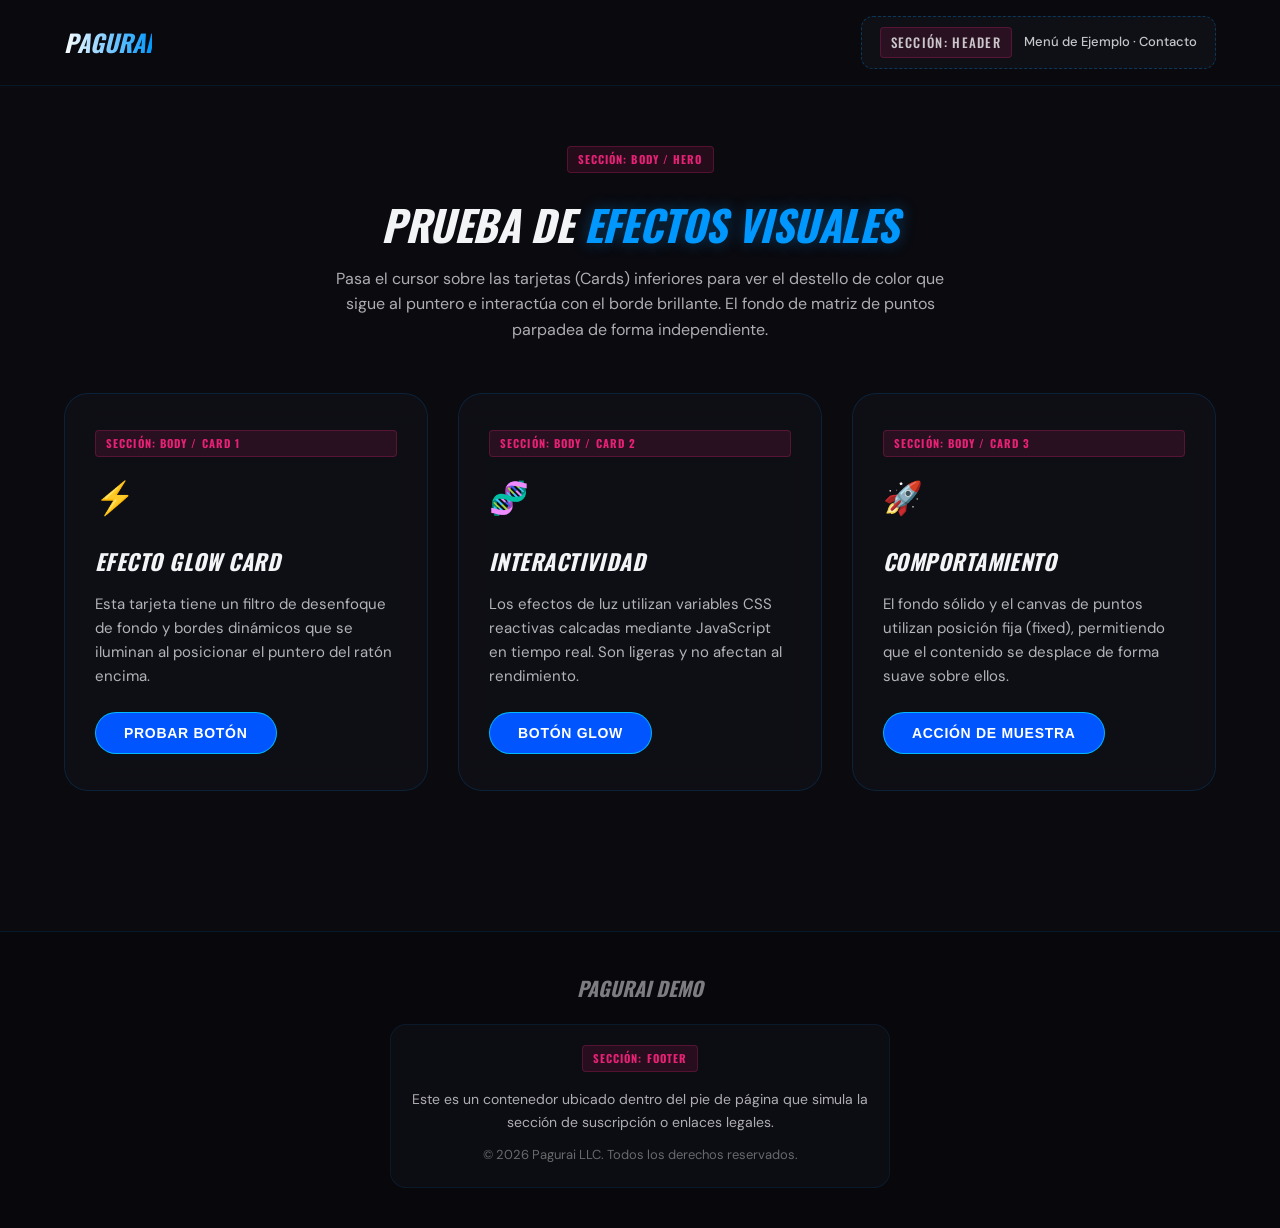
<file: fondo_demo.html>
<!DOCTYPE html>
<html lang="es">
<head>
  <meta charset="UTF-8">
  <meta name="viewport" content="width=device-width, initial-scale=1.0">
  <meta name="robots" content="noindex, nofollow">
  <title>Demostración de Fondo, Header y Cards - Pagurai</title>
  
  <!-- Importar Tipografías de Google Fonts -->
  <link rel="preconnect" href="https://fonts.googleapis.com">
  <link rel="preconnect" href="https://fonts.gstatic.com" crossorigin>
  <link href="https://fonts.googleapis.com/css2?family=Oswald:ital,wght@0,400;0,600;0,700;1,400;1,600;1,700&family=DM+Sans:ital,wght@0,400;0,500;0,700;1,400;1,500;1,700&family=Inter:wght@300;400;600;700&display=swap" rel="stylesheet">

  <style>
    /* ==========================================================================
       1. VARIABLES DE DISEÑO (Configuración de Colores y Fuentes)
       ========================================================================== */
    :root {
      --bg-color: #0a0a0f;        /* Color de fondo base ultra oscuro */
      --bg-card: rgba(18, 18, 26, 0.65); /* Fondo de tarjetas con soporte blur */
      --accent-rgb: 0, 152, 255;  /* Color de acento de los puntos (RGB) */
      --accent-color: #0098FF;    /* Azul eléctrico */
      --pink-neon: #E72175;       /* Rosa neón para detalles */
      
      /* Brillos radiales difusos (Glows) */
      --glow-1: rgba(0, 152, 255, 0.12);
      --glow-2: rgba(99, 102, 241, 0.08);
      --glow-3: rgba(0, 152, 255, 0.08);

      /* Fuentes */
      --font-display: 'Oswald', sans-serif;
      --font-body: 'DM Sans', sans-serif;
      --ease-out: cubic-bezier(.16, 1, .3, 1);
    }

    /* Reset básico */
    * {
      box-sizing: border-box;
      margin: 0;
      padding: 0;
    }

    html, body {
      width: 100%;
      height: 100%;
      background-color: var(--bg-color);
      color: #f3f4f6;
      font-family: var(--font-body);
      line-height: 1.6;
    }

    /* ==========================================================================
       2. CAPAS DE FONDO FIJAS (Quedan siempre detrás)
       ========================================================================== */
    .bg-cover {
      position: fixed;
      inset: 0;
      background-color: var(--bg-color);
      z-index: -10;
      pointer-events: none;
    }

    .bg-glows {
      position: fixed;
      inset: 0;
      z-index: -9;
      pointer-events: none;
      background:
        radial-gradient(circle at 50% 20%, var(--glow-1), transparent 35%),
        radial-gradient(circle at 15% 65%, var(--glow-2), transparent 30%),
        radial-gradient(circle at 85% 45%, var(--glow-3), transparent 28%);
    }

    .vw-dot-bg {
      position: fixed;
      inset: 0;
      z-index: -8;
      pointer-events: none;
    }

    .vw-dot-bg canvas {
      width: 100%;
      height: 100%;
      display: block;
    }

    .vw-dot-fade {
      position: absolute;
      inset: 0;
      pointer-events: none;
      background:
        radial-gradient(ellipse 80% 58% at 50% 45%, transparent 26%, var(--bg-color) 82%),
        linear-gradient(180deg, var(--bg-color) 0%, transparent 14%, transparent 84%, var(--bg-color) 100%);
    }

    /* ==========================================================================
       3. CONTENEDOR DE CONTENIDO (Scrollable)
       ========================================================================== */
    .content-wrapper {
      position: relative;
      width: 100%;
      z-index: 1; /* Por encima de las capas de fondo */
      display: flex;
      flex-direction: column;
      min-height: 100vh;
    }

    .container {
      width: 100%;
      max-width: 1200px;
      margin: 0 auto;
      padding: 0 24px;
    }

    /* Etiqueta indicadora de sección */
    .section-badge {
      display: inline-block;
      font-family: var(--font-display);
      font-size: 11px;
      font-weight: 700;
      letter-spacing: 0.1em;
      text-transform: uppercase;
      color: var(--pink-neon);
      background: rgba(231, 33, 117, 0.12);
      border: 1px solid rgba(231, 33, 117, 0.25);
      padding: 4px 10px;
      border-radius: 4px;
      margin-bottom: 16px;
    }

    /* ==========================================================================
       4. SECCIÓN: HEADER (Cabecera / Barra de Navegación)
       ========================================================================== */
    .demo-header {
      width: 100%;
      background: rgba(10, 10, 15, 0.7);
      backdrop-filter: blur(12px);
      -webkit-backdrop-filter: blur(12px);
      border-bottom: 1px solid rgba(0, 152, 255, 0.1);
      position: sticky;
      top: 0;
      z-index: 100;
      padding: 16px 0;
    }

    .header-inner {
      display: flex;
      justify-content: space-between;
      align-items: center;
    }

    .header-logo {
      font-family: var(--font-display);
      font-size: 24px;
      font-weight: 700;
      text-transform: uppercase;
      font-style: italic;
      background: linear-gradient(90deg, #fff, var(--accent-color));
      -webkit-background-clip: text;
      -webkit-text-fill-color: transparent;
    }

    /* Tarjeta representativa dentro del Header */
    .header-card {
      background: rgba(18, 18, 26, 0.8);
      border: 1px dashed rgba(0, 152, 255, 0.3);
      border-radius: 12px;
      padding: 10px 18px;
      display: flex;
      align-items: center;
      gap: 12px;
    }

    .header-card span {
      font-size: 13px;
      font-weight: 500;
      color: rgba(243, 244, 246, 0.8);
    }

    /* ==========================================================================
       5. SECCIÓN: BODY / HERO / CARDS (Cuerpo principal de contenido)
       ========================================================================== */
    .demo-body {
      flex: 1;
      padding: 60px 0;
    }

    .body-intro {
      text-align: center;
      margin-bottom: 50px;
    }

    .body-title {
      font-family: var(--font-display);
      font-size: 42px;
      font-weight: 700;
      text-transform: uppercase;
      font-style: italic;
      line-height: 1.2;
      margin-top: 10px;
      letter-spacing: -0.01em;
    }

    .body-title span {
      color: var(--accent-color);
      text-shadow: 0 0 15px rgba(0, 152, 255, 0.35);
    }

    .body-desc {
      max-width: 650px;
      margin: 16px auto 0 auto;
      color: rgba(243, 244, 246, 0.7);
      font-size: 16px;
    }

    /* Contenedor Grid para las tarjetas con Glow */
    .card-grid {
      display: grid;
      grid-template-columns: repeat(auto-fit, minmax(320px, 1fr));
      gap: 30px;
      margin-top: 40px;
    }

    /* Tarjeta Glassmorphic con Glow Dinámico */
    .vw-glow-card {
      position: relative;
      overflow: hidden;
      border-radius: 24px;
      background: var(--bg-card);
      border: 1px solid rgba(0, 152, 255, 0.15);
      padding: 36px 30px;
      backdrop-filter: blur(14px);
      -webkit-backdrop-filter: blur(14px);
      --glow-x: 50%;
      --glow-y: 50%;
      transition: transform .35s var(--ease-out), border-color .35s var(--ease-out), box-shadow .35s var(--ease-out);
      display: flex;
      flex-direction: column;
    }

    /* Brillo interno radial que sigue el cursor */
    .vw-glow-card::before {
      content: '';
      position: absolute;
      inset: 0;
      background: radial-gradient(350px circle at var(--glow-x) var(--glow-y), rgba(0, 152, 255, 0.14), rgba(99, 102, 241, 0.05) 45%, transparent 70%);
      opacity: 0;
      transition: opacity 0.4s ease;
      pointer-events: none;
      z-index: 1;
    }

    /* Borde iluminado que sigue el cursor (Masking effect) */
    .vw-glow-card::after {
      content: '';
      position: absolute;
      inset: 0;
      border-radius: inherit;
      padding: 1px;
      background: radial-gradient(280px circle at var(--glow-x) var(--glow-y), rgba(0, 152, 255, 0.45), rgba(231, 33, 117, 0.25) 50%, transparent 75%);
      -webkit-mask: linear-gradient(#fff 0 0) content-box, linear-gradient(#fff 0 0);
      -webkit-mask-composite: xor;
      mask-composite: exclude;
      opacity: 0;
      transition: opacity 0.4s ease;
      pointer-events: none;
      z-index: 1;
    }

    .vw-glow-card:hover {
      transform: translateY(-6px);
      border-color: rgba(0, 152, 255, 0.35);
      box-shadow: 0 20px 50px rgba(0, 152, 255, 0.12);
    }

    .vw-glow-card:hover::before,
    .vw-glow-card:hover::after {
      opacity: 1;
    }

    /* Asegurar que el contenido de la tarjeta esté sobre los brillos */
    .vw-glow-card > * {
      position: relative;
      z-index: 2;
    }

    .card-icon {
      font-size: 32px;
      margin-bottom: 20px;
    }

    .card-title {
      font-family: var(--font-display);
      font-size: 22px;
      font-weight: 700;
      text-transform: uppercase;
      font-style: italic;
      margin-bottom: 12px;
      letter-spacing: 0.02em;
    }

    .card-text {
      color: rgba(243, 244, 246, 0.72);
      font-size: 15px;
      flex-grow: 1;
      margin-bottom: 24px;
    }

    /* Botón interactivo con brillo premium */
    .vw-cta-btn {
      align-self: flex-start;
      font-size: 14px;
      font-weight: 700;
      letter-spacing: .05em;
      color: #ffffff;
      background: #0055FF;
      border: 1.5px solid rgba(0, 210, 255, 0.8);
      padding: 12px 28px;
      border-radius: 999px;
      position: relative;
      overflow: hidden;
      isolation: isolate;
      cursor: pointer;
      transition: all .3s var(--ease-out);
      animation: neon-breath 3s ease-in-out infinite;
    }

    .vw-cta-btn:hover {
      transform: translateY(-2px) scale(1.02);
      background: #188bf6;
      border-color: #ffffff;
      box-shadow: 
        0 0 20px rgba(0, 85, 255, 0.6),
        inset 0 0 10px rgba(255, 255, 255, 0.3);
      text-shadow: 0 0 5px #fff;
    }

    .vw-cta-btn .vw-btn-glow {
      position: absolute;
      inset: 0;
      pointer-events: none;
      z-index: -1;
      background: radial-gradient(80px circle at var(--mx, 50%) var(--my, 50%), rgba(255, 255, 255, 0.4) 0%, rgba(0, 85, 255, 0.6) 50%, transparent 80%);
      opacity: 0;
      transition: opacity .3s ease;
    }

    .vw-cta-btn:hover .vw-btn-glow {
      opacity: 1;
    }

    @keyframes neon-breath {
      0%, 100% {
        box-shadow: 0 0 10px rgba(0, 85, 255, 0.4);
      }
      50% {
        box-shadow: 0 0 22px rgba(0, 85, 255, 0.75), 0 0 35px rgba(0, 85, 255, 0.3);
      }
    }

    /* ==========================================================================
       6. SECCIÓN: FOOTER (Pie de página)
       ========================================================================== */
    .demo-footer {
      background: rgba(8, 8, 12, 0.85);
      border-top: 1px solid rgba(0, 152, 255, 0.12);
      padding: 40px 0;
      margin-top: 80px;
      backdrop-filter: blur(10px);
      -webkit-backdrop-filter: blur(10px);
    }

    .footer-content {
      display: flex;
      flex-direction: column;
      align-items: center;
      text-align: center;
      gap: 20px;
    }

    .footer-logo {
      font-family: var(--font-display);
      font-size: 20px;
      font-weight: 700;
      text-transform: uppercase;
      font-style: italic;
      color: rgba(243, 244, 246, 0.5);
    }

    .footer-card {
      background: rgba(18, 18, 26, 0.5);
      border: 1px solid rgba(0, 152, 255, 0.1);
      border-radius: 16px;
      padding: 20px;
      max-width: 500px;
      width: 100%;
    }

    .footer-copy {
      font-size: 13px;
      color: rgba(243, 244, 246, 0.4);
    }
  </style>
</head>
<body>

  <!-- Capa 1: Fondo Sólido -->
  <div class="bg-cover"></div>

  <!-- Capa 2: Brillos Radiales (Glows) -->
  <div class="bg-glows"></div>

  <!-- Capa 3: Canvas de Partículas / Matriz de Puntos -->
  <div class="vw-dot-bg">
    <canvas id="matrix-canvas"></canvas>
    <div class="vw-dot-fade"></div>
  </div>

  <!-- Capa del Contenido Frontal -->
  <div class="content-wrapper">

    <!-- HEADER DE DEMOSTRACIÓN -->
    <header class="demo-header">
      <div class="container header-inner">
        <div class="header-logo">PAGURAI</div>
        
        <!-- Tarjeta de Sección en el Header -->
        <div class="header-card">
          <span class="section-badge" style="margin-bottom: 0;">Sección: Header</span>
          <span>Menú de Ejemplo · Contacto</span>
        </div>
      </div>
    </header>

    <!-- CUERPO DE DEMOSTRACIÓN (BODY) -->
    <main class="demo-body">
      <div class="container">
        
        <div class="body-intro">
          <span class="section-badge">Sección: Body / Hero</span>
          <h1 class="body-title">Prueba de <span>Efectos Visuales</span></h1>
          <p class="body-desc">
            Pasa el cursor sobre las tarjetas (Cards) inferiores para ver el destello de color que sigue al puntero e interactúa con el borde brillante. El fondo de matriz de puntos parpadea de forma independiente.
          </p>
        </div>

        <!-- Rejilla de Cards (Body) -->
        <div class="card-grid">
          
          <!-- Card 1 -->
          <article class="vw-glow-card">
            <span class="section-badge">Sección: Body / Card 1</span>
            <div class="card-icon">⚡</div>
            <h3 class="card-title">Efecto Glow Card</h3>
            <p class="card-text">
              Esta tarjeta tiene un filtro de desenfoque de fondo y bordes dinámicos que se iluminan al posicionar el puntero del ratón encima.
            </p>
            <button type="button" class="vw-cta-btn">
              PROBAR BOTÓN
            </button>
          </article>

          <!-- Card 2 -->
          <article class="vw-glow-card">
            <span class="section-badge">Sección: Body / Card 2</span>
            <div class="card-icon">🧬</div>
            <h3 class="card-title">Interactividad</h3>
            <p class="card-text">
              Los efectos de luz utilizan variables CSS reactivas calcadas mediante JavaScript en tiempo real. Son ligeras y no afectan al rendimiento.
            </p>
            <button type="button" class="vw-cta-btn">
              BOTÓN GLOW
            </button>
          </article>

          <!-- Card 3 -->
          <article class="vw-glow-card">
            <span class="section-badge">Sección: Body / Card 3</span>
            <div class="card-icon">🚀</div>
            <h3 class="card-title">Comportamiento</h3>
            <p class="card-text">
              El fondo sólido y el canvas de puntos utilizan posición fija (fixed), permitiendo que el contenido se desplace de forma suave sobre ellos.
            </p>
            <button type="button" class="vw-cta-btn">
              ACCIÓN DE MUESTRA
            </button>
          </article>

        </div>

      </div>
    </main>

    <!-- FOOTER DE DEMOSTRACIÓN -->
    <footer class="demo-footer">
      <div class="container footer-content">
        <div class="footer-logo">PAGURAI DEMO</div>
        
        <!-- Tarjeta de Sección en el Footer -->
        <div class="footer-card">
          <span class="section-badge">Sección: Footer</span>
          <p style="font-size: 14px; color: rgba(243, 244, 246, 0.7); margin-bottom: 8px;">
            Este es un contenedor ubicado dentro del pie de página que simula la sección de suscripción o enlaces legales.
          </p>
          <span class="footer-copy">© 2026 Pagurai LLC. Todos los derechos reservados.</span>
        </div>
      </div>
    </footer>

  </div>

  <!-- JAVASCRIPT DE ANIMACIÓN E INTERACTIVIDAD -->
  <script>
    (function () {
      'use strict';

      /* ==========================================================================
         A. Matriz de Puntos Interactiva (Canvas Particles)
         ========================================================================== */
      function createDotMatrix(canvas, parentSection, revealFromCenter) {
        if (!canvas || !parentSection) return;
        var ctx = canvas.getContext('2d');
        if (!ctx) return;
        
        var GRID = 20;
        var DOT_R = 1.5;
        
        var style = getComputedStyle(document.documentElement);
        var accentString = style.getPropertyValue('--accent-rgb').trim() || '0, 152, 255';
        var ACCENT_COLOR = accentString.split(',').map(Number);
        
        var dots = [];
        var time = 0;
        var raf;

        function hash(x, y) {
          return ((Math.sin(x * 127.1 + y * 311.7) * 43758.5453123) % 1 + 1) % 1;
        }

        function resize() {
          var dpr = window.devicePixelRatio || 1;
          var rect = parentSection.getBoundingClientRect();
          canvas.width = rect.width * dpr;
          canvas.height = rect.height * dpr;
          canvas.style.width = rect.width + 'px';
          canvas.style.height = rect.height + 'px';
          ctx.setTransform(dpr, 0, 0, dpr, 0, 0);
          
          dots = [];
          var cols = Math.ceil(rect.width / GRID) + 1;
          var rows = Math.ceil(rect.height / GRID) + 1;
          
          for (var r = 0; r < rows; r++) {
            for (var c = 0; c < cols; c++) {
              dots.push({
                x: c * GRID + GRID / 2,
                y: r * GRID + GRID / 2,
                seed: hash(c, r),
                delay: hash(c + 0.5, r + 0.5)
              });
            }
          }
        }

        function draw() {
          var rect = parentSection.getBoundingClientRect();
          ctx.clearRect(0, 0, rect.width, rect.height);
          time += 0.016;

          var cx = rect.width / 2;
          var cy = rect.height / 2;
          var maxDist = Math.sqrt(cx * cx + cy * cy) || 1;

          for (var i = 0; i < dots.length; i++) {
            var d = dots[i];
            var flicker = Math.sin(time * 3.5 + d.seed * 50) * 0.5 + 0.5;
            var phase = Math.sin(time * 1.5 + d.delay * 12) * 0.5 + 0.5;
            var blink = Math.sin(time * 1.8 + d.seed * 100 + d.delay * 60);
            var blinkOn = blink > (d.seed > 0.7 ? -0.4 : 0.1) ? 1 : 0;
            var baseOpacity;
            
            if (d.seed > 0.85) {
              baseOpacity = (0.35 + flicker * 0.3) * blinkOn;
            } else if (d.seed > 0.6) {
              baseOpacity = (0.15 + phase * 0.15) * blinkOn;
            } else {
              baseOpacity = (0.04 + flicker * 0.06) * blinkOn;
            }
            
            var opacity = baseOpacity;
            
            if (revealFromCenter) {
              var dist = Math.sqrt(Math.pow(d.x - cx, 2) + Math.pow(d.y - cy, 2));
              var revealThreshold = (dist / maxDist) * 3 + d.delay * 0.8;
              var revealProgress = Math.max(0, Math.min(1, (time * 1.2 - revealThreshold)));
              opacity = baseOpacity * revealProgress;
            }
            
            if (opacity < 0.01) continue;
            
            var rgb = d.seed > 0.92 ? ACCENT_COLOR : [255, 255, 255];
            ctx.beginPath();
            ctx.arc(d.x, d.y, DOT_R, 0, Math.PI * 2);
            ctx.fillStyle = 'rgba(' + rgb[0] + ',' + rgb[1] + ',' + rgb[2] + ',' + opacity + ')';
            ctx.fill();
          }
          raf = requestAnimationFrame(draw);
        }

        resize();
        draw();
        window.addEventListener('resize', resize);

        if ('IntersectionObserver' in window) {
          var active = true;
          var observer = new IntersectionObserver(function (entries) {
            entries.forEach(function (entry) {
              if (!entry.isIntersecting && active) {
                cancelAnimationFrame(raf);
                active = false;
              } else if (entry.isIntersecting && !active) {
                active = true;
                draw();
              }
            });
          }, { threshold: 0 });
          observer.observe(parentSection);
        }
      }

      var canvas = document.getElementById('matrix-canvas');
      createDotMatrix(canvas, document.body, true);

      /* ==========================================================================
         B. Interactividad de las Tarjetas (Glow Cards)
         ========================================================================== */
      document.addEventListener('pointermove', function (e) {
        document.querySelectorAll('.vw-glow-card').forEach(function (card) {
          var rect = card.getBoundingClientRect();
          card.style.setProperty('--glow-x', (e.clientX - rect.left) + 'px');
          card.style.setProperty('--glow-y', (e.clientY - rect.top) + 'px');
        });
      });

      /* ==========================================================================
         C. Interactividad de los Botones (CTA Buttons)
         ========================================================================== */
      document.querySelectorAll('.vw-cta-btn').forEach(function (btn) {
        if (!btn.querySelector('.vw-btn-glow')) {
          var glow = document.createElement('span');
          glow.className = 'vw-btn-glow';
          btn.insertBefore(glow, btn.firstChild);
        }
        btn.addEventListener('pointermove', function (e) {
          var rect = btn.getBoundingClientRect();
          btn.style.setProperty('--mx', (e.clientX - rect.left) + 'px');
          btn.style.setProperty('--my', (e.clientY - rect.top) + 'px');
        });
      });

    })();
  </script>
</body>
</html>
</file>
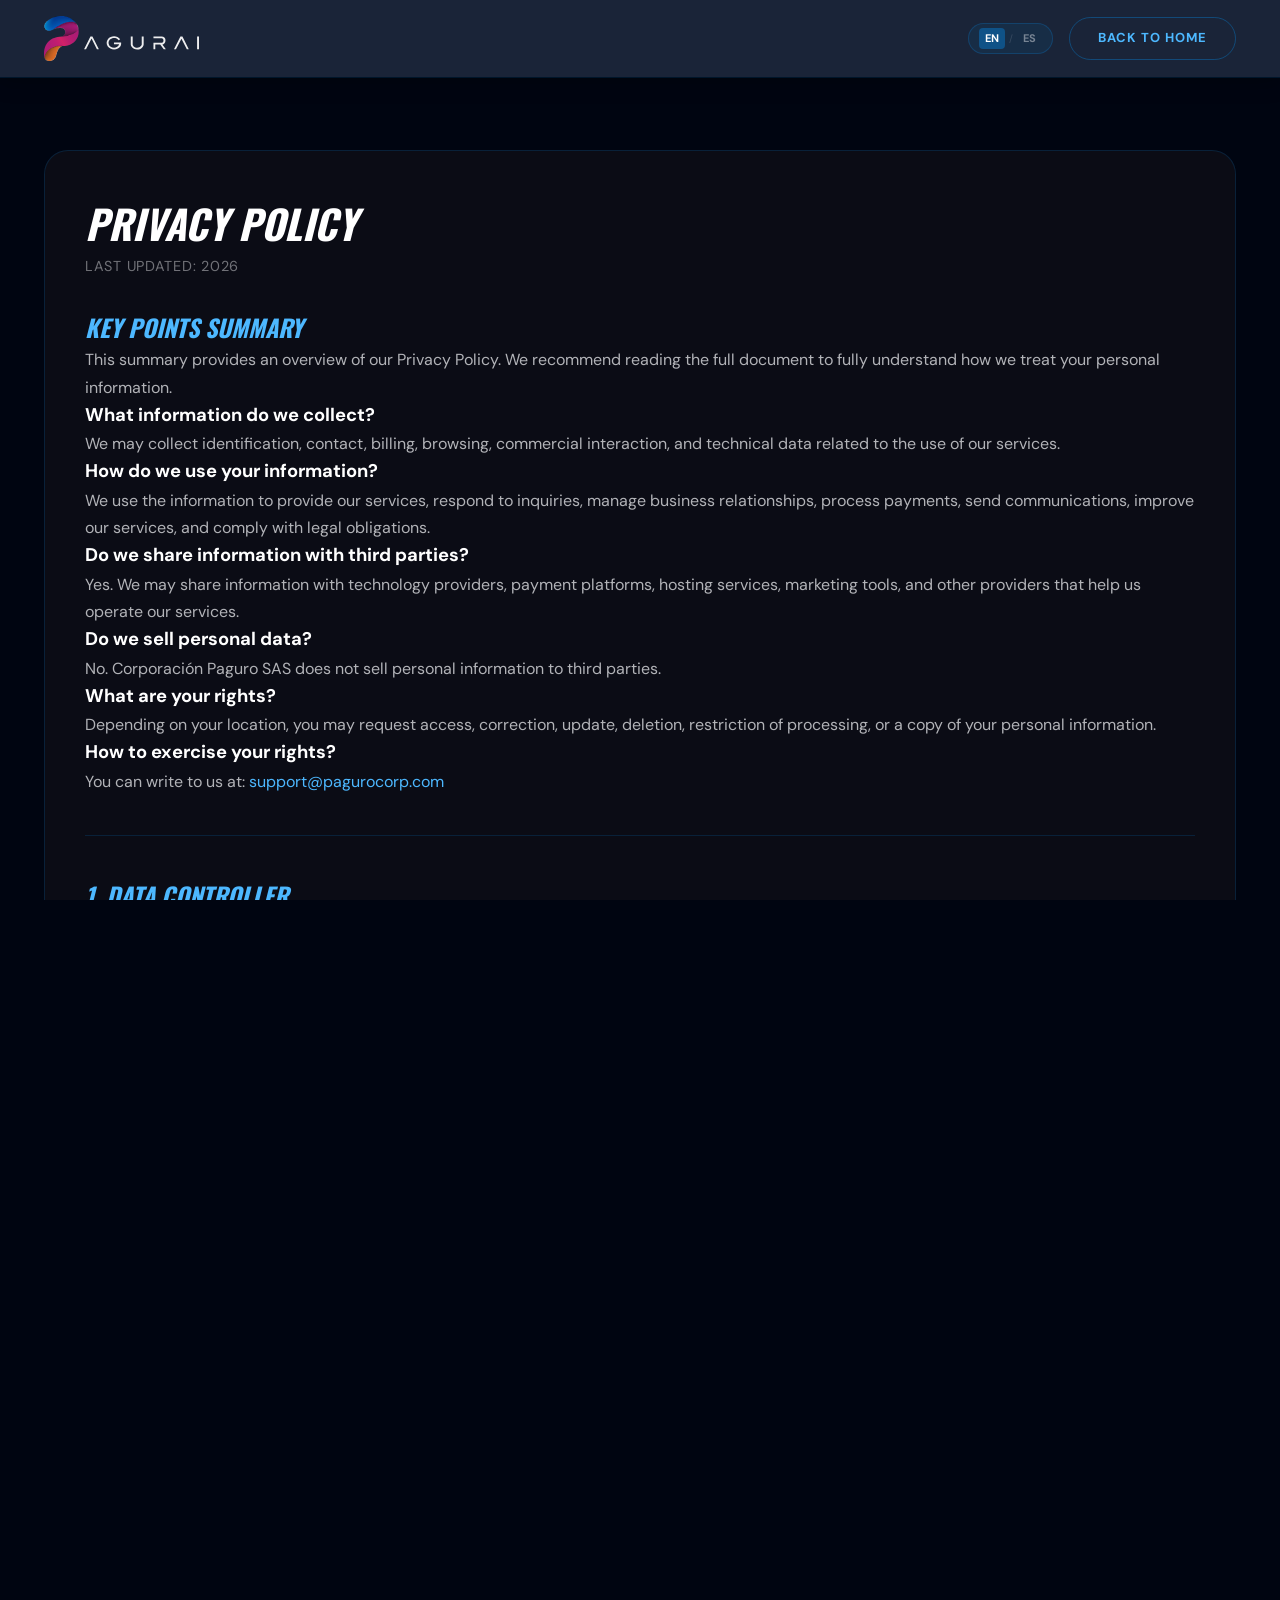
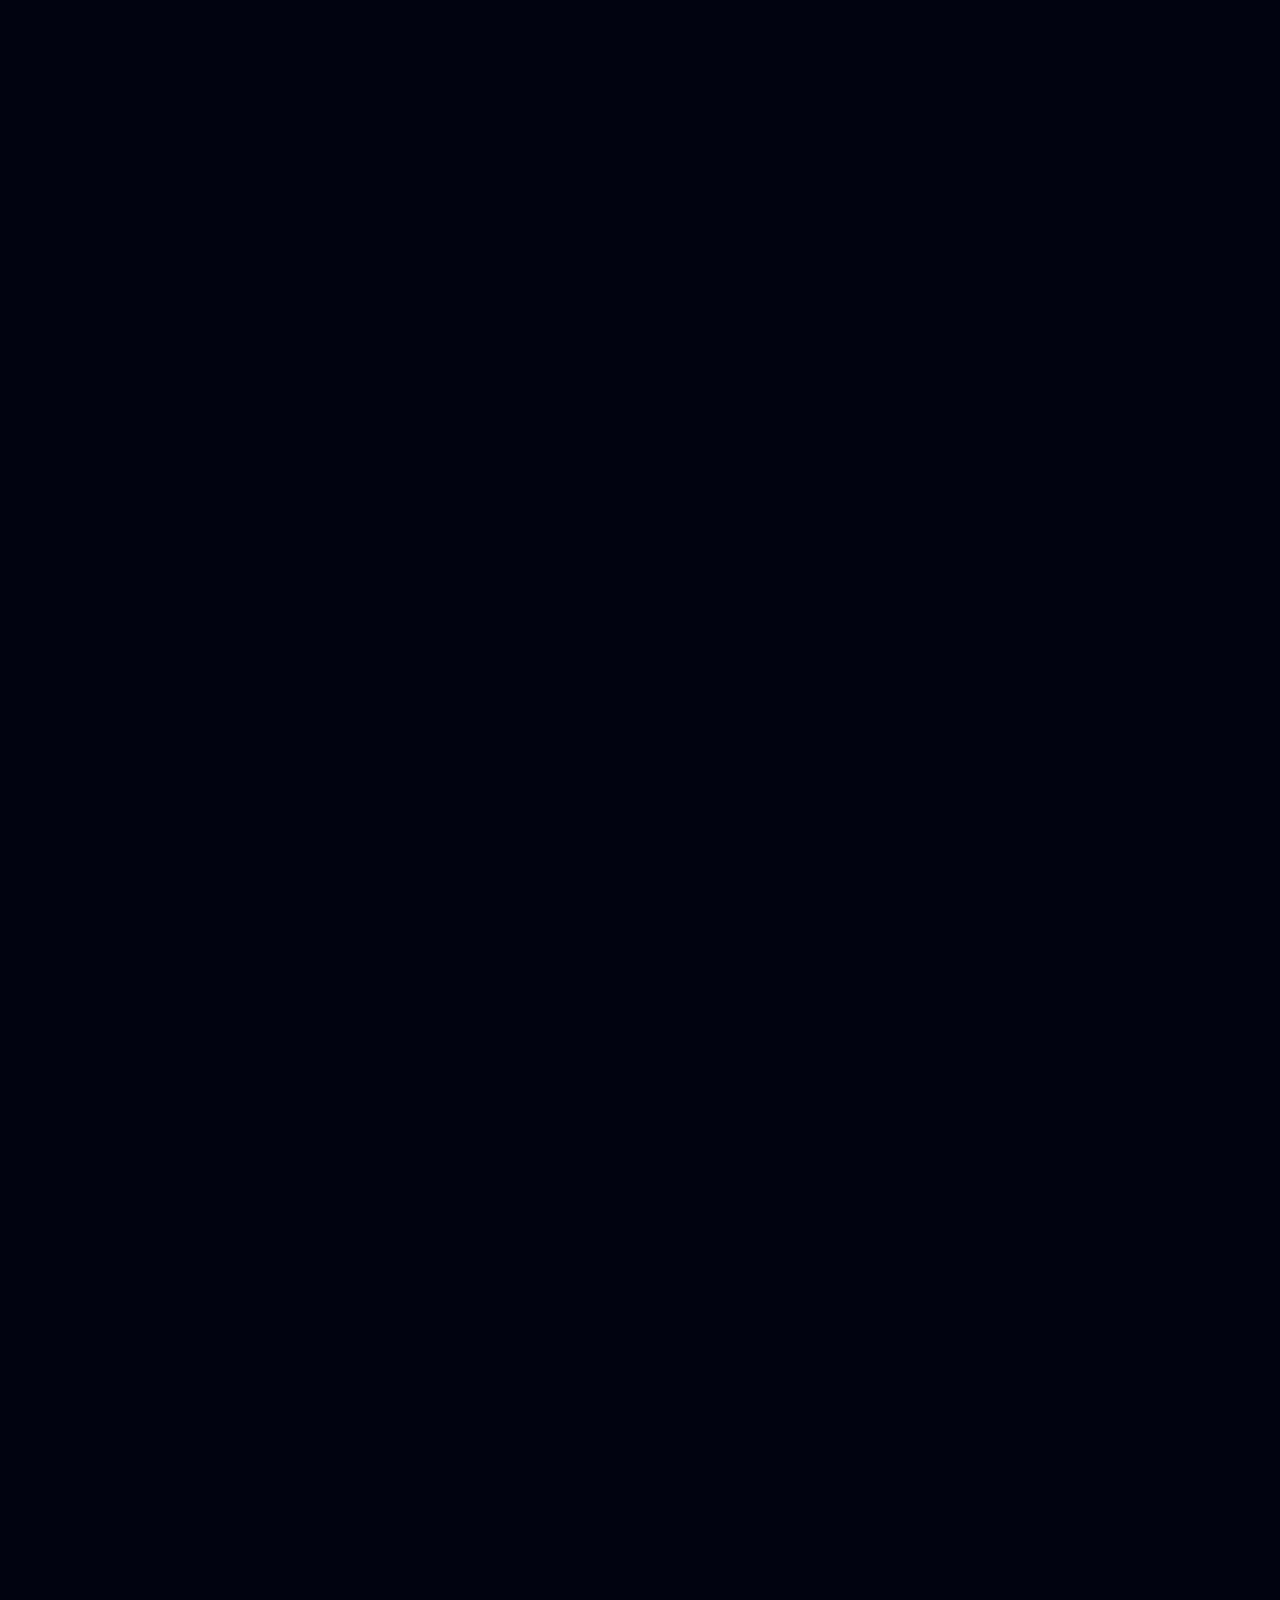
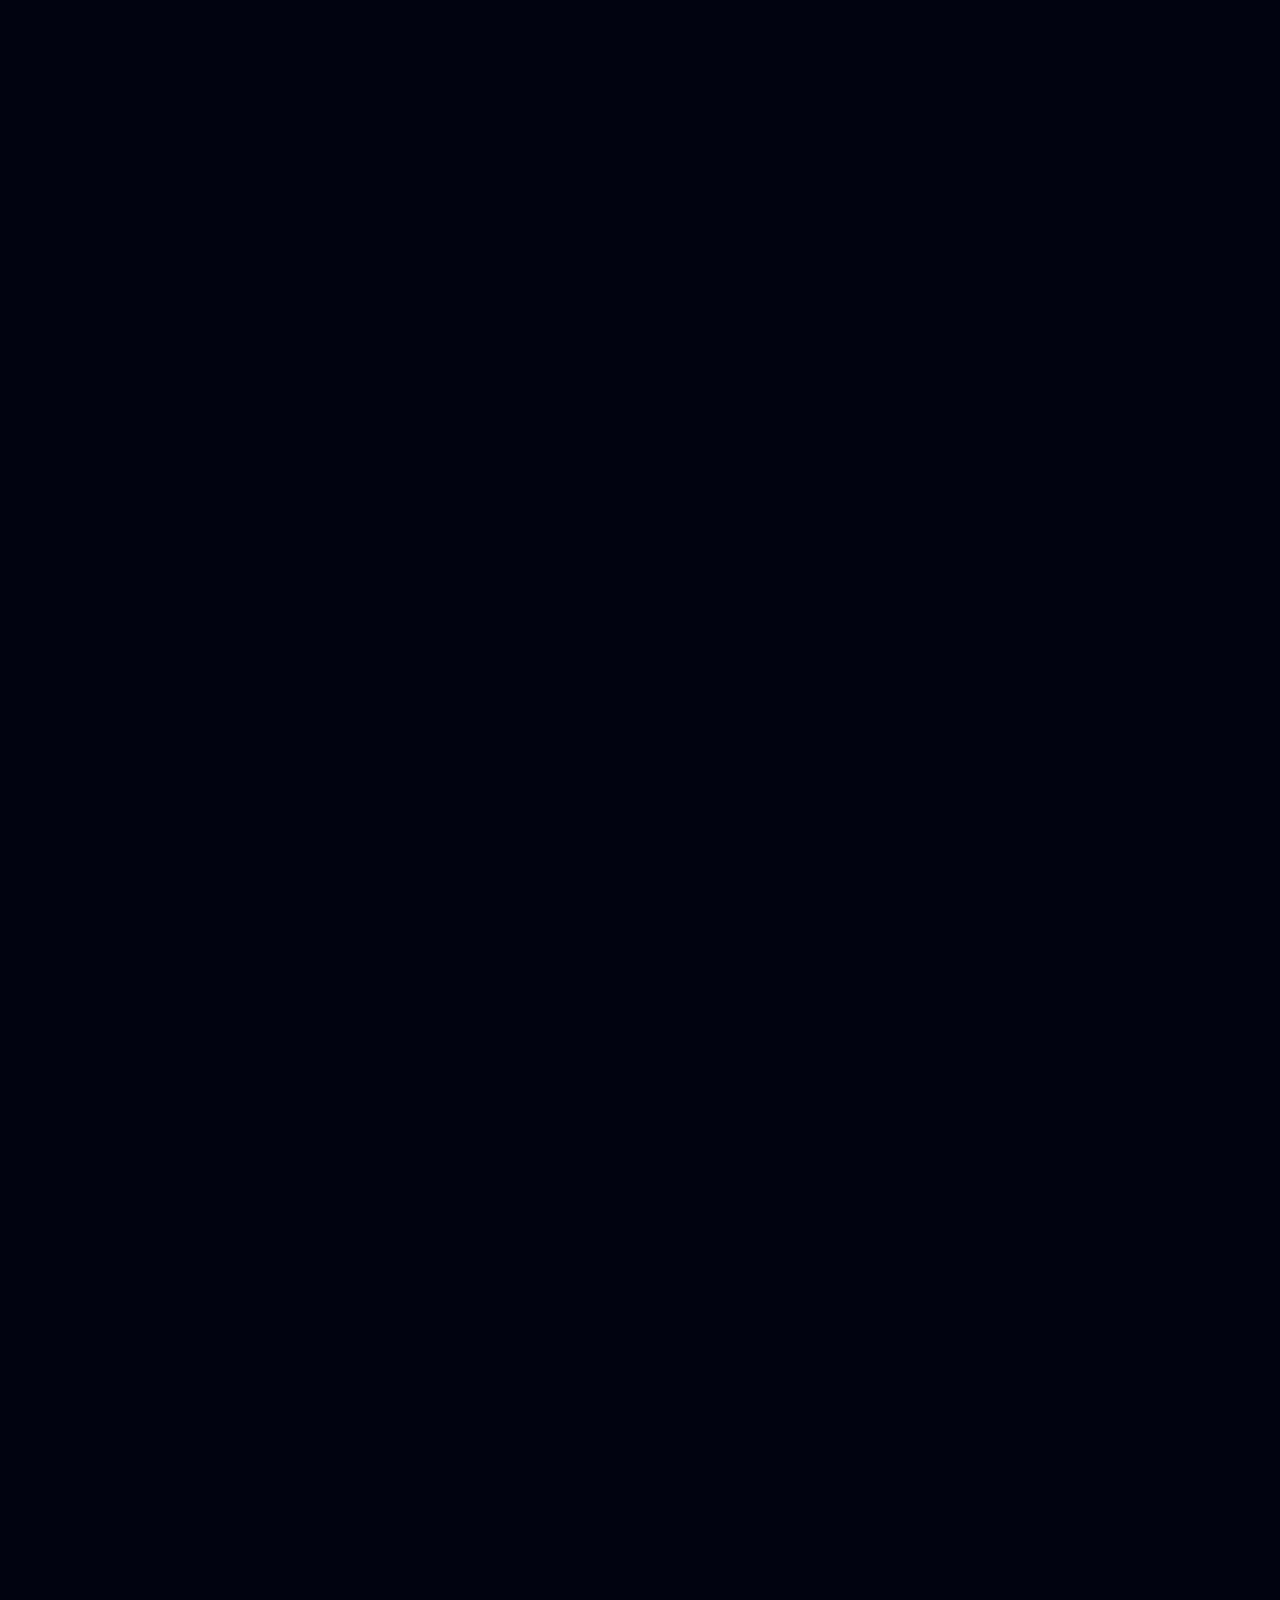
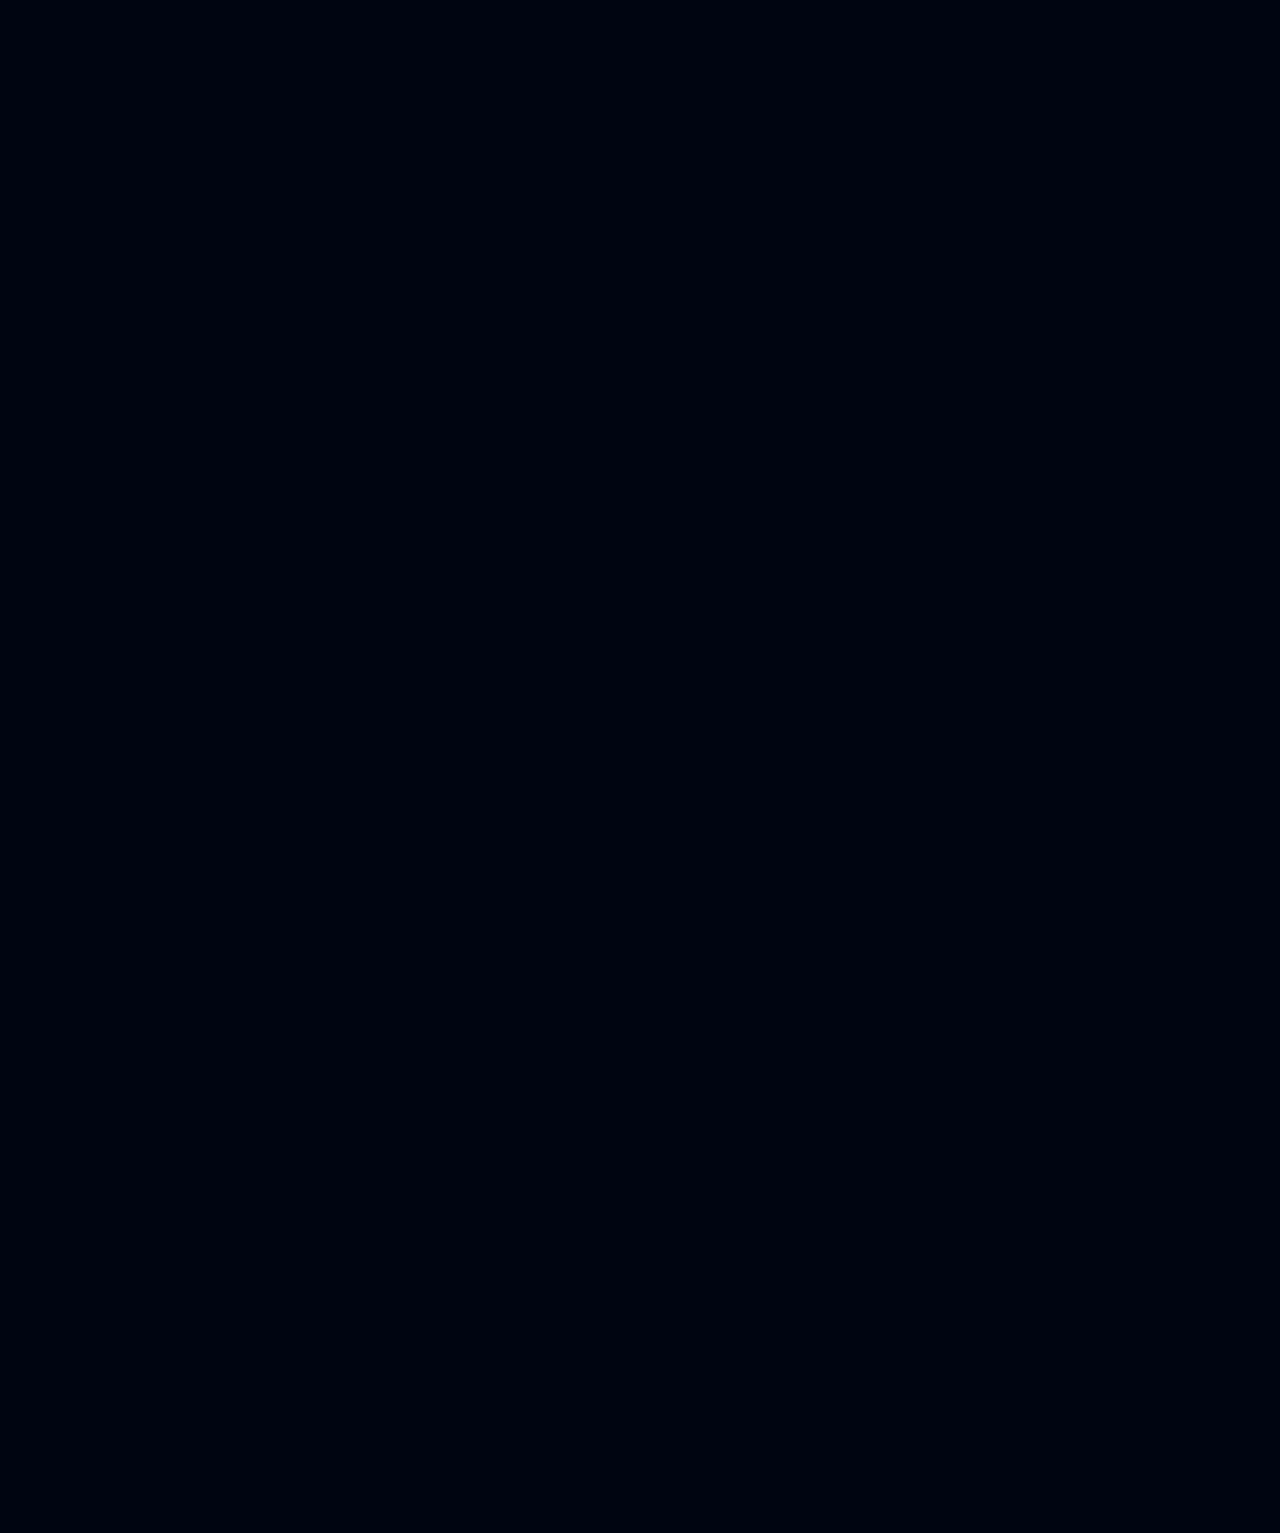
<file: privacidad.html>
<!DOCTYPE html>
<html lang="en">
<head>
  <meta charset="utf-8">
  <meta name="viewport" content="width=device-width, initial-scale=1">
  <title>Privacy Policy | Pagurai</title>
  <meta name="description" content="Privacy Policy of Pagurai (Corporación Paguro SAS). Learn how we collect, use, and protect your personal information.">
  <meta name="robots" content="index, follow">
  <link rel="canonical" href="https://pagurai.com/privacidad.html">

  <!-- Open Graph -->
  <meta property="og:type" content="website">
  <meta property="og:url" content="https://pagurai.com/privacidad.html">
  <meta property="og:title" content="Privacy Policy | Pagurai">
  <meta property="og:description" content="Privacy Policy of Pagurai (Corporación Paguro SAS). Learn how we collect, use, and protect your personal information.">
  <meta property="og:image" content="https://pagurai.com/Imagenes-Videos/social-preview.png">
  <meta property="og:locale" content="en_US">
  <meta property="og:locale:alternate" content="es_ES">

  <!-- Twitter Card -->
  <meta name="twitter:card" content="summary">
  <meta name="twitter:title" content="Privacy Policy | Pagurai">
  <meta name="twitter:description" content="Privacy Policy of Pagurai (Corporación Paguro SAS). Learn how we collect, use, and protect your personal information.">
  <meta name="twitter:image" content="https://pagurai.com/Imagenes-Videos/social-preview.png">

  <!-- Favicon -->
  <link rel="icon" type="image/png" href="Imagenes-Videos/favicom claro_square.png">
  
  <!-- Stylesheet Links -->
  <link rel="stylesheet" href="css/styles.css">
  
  <style>
    /* Custom override for privacy page background */
    body, html, .bgCover {
      background-color: #000511 !important;
    }
    #vw-ghl-landing {
      background: #000511 !important;
      min-height: 100vh;
      display: flex;
      flex-direction: column;
    }
    .privacy-content-section {
      padding: 120px 0 60px 0;
      flex: 1;
    }
    .privacy-card {
      background: rgba(18, 18, 26, 0.65);
      border: 1px solid rgba(0, 152, 255, 0.15);
      border-radius: 24px;
      padding: 40px;
      backdrop-filter: blur(14px);
      -webkit-backdrop-filter: blur(14px);
      margin-top: 30px;
    }
    .privacy-card h1 {
      font-family: var(--font-display);
      font-size: 2.5rem;
      font-style: italic;
      text-transform: uppercase;
      margin-bottom: 20px;
      color: #fff;
    }
    .privacy-card .last-update {
      font-size: 0.9rem;
      color: var(--text-tertiary);
      margin-bottom: 30px;
      text-transform: uppercase;
      letter-spacing: 0.05em;
    }
    .privacy-card h2 {
      font-family: var(--font-display);
      font-size: 1.5rem;
      font-style: italic;
      text-transform: uppercase;
      margin-top: 30px;
      margin-bottom: 15px;
      color: var(--accent-light);
    }
    .privacy-card h3 {
      font-size: 1.15rem;
      font-weight: 700;
      margin-top: 20px;
      margin-bottom: 10px;
      color: #fff;
    }
    .privacy-card p {
      margin-bottom: 15px;
      line-height: 1.7;
      color: var(--text-secondary);
    }
    .privacy-card ul {
      margin-bottom: 20px;
      padding-left: 20px;
      list-style-type: disc;
    }
    .privacy-card li {
      margin-bottom: 10px;
      line-height: 1.6;
      color: var(--text-secondary);
    }
    .privacy-card strong {
      color: #fff;
    }
    .privacy-card a {
      color: var(--accent-light);
      text-decoration: none;
      transition: color 0.3s;
    }
    .privacy-card a:hover {
      color: #fff;
      text-decoration: underline;
    }
    .privacy-back-btn {
      margin-top: 35px;
      display: inline-flex;
      align-items: center;
      gap: 8px;
    }
    
    /* Multi-language styling */
    .lang-content {
      display: none;
    }
    html[lang="en"] .lang-content[data-lang="en"] {
      display: block;
    }
    html[lang="es"] .lang-content[data-lang="es"] {
      display: block;
    }
  </style>
</head>
<body>
  <div class="bgCover"></div>
  
  <div id="vw-ghl-landing">
    <!-- Header/Nav -->
    <nav class="vw-nav vw-scrolled">
      <div class="vw-container">
        <div class="vw-nav-logo">
          <a href="index.html">
            <img src="Imagenes-Videos/logo Pagurai Dark.svg" alt="Pagurai">
          </a>
        </div>
        <div class="vw-lang-switcher" aria-label="Language selector">
          <button type="button" class="vw-lang-btn" data-vw-lang-btn="en">EN</button>
          <span class="vw-lang-divider">/</span>
          <button type="button" class="vw-lang-btn" data-vw-lang-btn="es">ES</button>
        </div>
        <a href="index.html" class="vw-nav-btn" id="privacy-back-nav-btn" style="text-decoration: none;">Back to Home</a>
      </div>
    </nav>

    <!-- Main Content -->
    <main class="privacy-content-section">
      <div class="vw-container">
        <div class="privacy-card">
          
          <!-- ENGLISH CONTENT -->
          <div class="lang-content" data-lang="en">
            <h1>Privacy Policy</h1>
            <div class="last-update">Last updated: 2026</div>

            <h2>Key Points Summary</h2>
            <p>This summary provides an overview of our Privacy Policy. We recommend reading the full document to fully understand how we treat your personal information.</p>
            
            <h3>What information do we collect?</h3>
            <p>We may collect identification, contact, billing, browsing, commercial interaction, and technical data related to the use of our services.</p>
            
            <h3>How do we use your information?</h3>
            <p>We use the information to provide our services, respond to inquiries, manage business relationships, process payments, send communications, improve our services, and comply with legal obligations.</p>
            
            <h3>Do we share information with third parties?</h3>
            <p>Yes. We may share information with technology providers, payment platforms, hosting services, marketing tools, and other providers that help us operate our services.</p>
            
            <h3>Do we sell personal data?</h3>
            <p>No. Corporación Paguro SAS does not sell personal information to third parties.</p>
            
            <h3>What are your rights?</h3>
            <p>Depending on your location, you may request access, correction, update, deletion, restriction of processing, or a copy of your personal information.</p>
            
            <h3>How to exercise your rights?</h3>
            <p>You can write to us at: <a href="mailto:support@pagurocorp.com">support@pagurocorp.com</a></p>

            <hr style="border: 0; border-top: 1px solid rgba(0, 152, 255, 0.15); margin: 40px 0;">

            <h2>1. Data Controller</h2>
            <p><strong>Controller:</strong> Corporación Paguro SAS</p>
            <p><strong>Trade name:</strong> Pagurai</p>
            <p><strong>Contact email:</strong> <a href="mailto:support@pagurocorp.com">support@pagurocorp.com</a></p>
            <p>Corporación Paguro SAS is responsible for the processing of personal data collected through its websites, forms, platforms, services, and other communication channels.</p>

            <h2>2. Applicable Law</h2>
            <p>Corporación Paguro SAS processes personal data in accordance with:</p>
            <ul>
              <li>Law 1581 of 2012 (Colombia).</li>
              <li>Decree 1377 of 2013.</li>
              <li>Decree 1074 of 2015.</li>
              <li>Other applicable Colombian regulations on personal data protection.</li>
            </ul>
            <p>Likewise, we strive to apply international privacy standards when our services are used by individuals located in other countries in Latin America, the United States, or other jurisdictions.</p>

            <h2>3. Information We Collect</h2>
            
            <h3>Identification data</h3>
            <ul>
              <li>First and last names.</li>
              <li>Company name.</li>
              <li>Professional title.</li>
            </ul>

            <h3>Contact data</h3>
            <ul>
              <li>Email address.</li>
              <li>Phone number.</li>
              <li>City and country of residence.</li>
            </ul>

            <h3>Commercial data</h3>
            <ul>
              <li>Information requests.</li>
              <li>Contact forms.</li>
              <li>Commercial interaction history.</li>
              <li>Information related to contracted services.</li>
            </ul>

            <h3>Billing and payment data</h3>
            <p>We may collect information necessary to process payments and issue invoices, including:</p>
            <ul>
              <li>Name or corporate name.</li>
              <li>Identification document or Tax ID (NIT).</li>
              <li>Billing address.</li>
              <li>Transaction-related information.</li>
            </ul>
            <p>Payments may be processed by specialized third parties.</p>

            <h3>Automatically collected data</h3>
            <p>When you visit our websites or use our services, we may automatically collect:</p>
            <ul>
              <li>IP address.</li>
              <li>Browser type.</li>
              <li>Operating system.</li>
              <li>Device type.</li>
              <li>Browser language.</li>
              <li>Pages visited.</li>
              <li>Browsing time.</li>
              <li>Referring URL.</li>
              <li>Cookies data.</li>
              <li>Device identifiers.</li>
            </ul>

            <h2>4. Information Received from Third Parties</h2>
            <p>We may receive information from:</p>
            <ul>
              <li>Social networks.</li>
              <li>Advertising platforms.</li>
              <li>Business partners.</li>
              <li>Affiliate programs.</li>
              <li>Legally available public databases.</li>
              <li>Lead generation tools.</li>
            </ul>
            <p>The information obtained will be treated in accordance with this Privacy Policy.</p>

            <h2>5. Purposes of Processing</h2>
            <p>We process personal data to:</p>
            <ul>
              <li>Manage information requests.</li>
              <li>Schedule meetings and consultations.</li>
              <li>Provide contracted services.</li>
              <li>Process payments and billing.</li>
              <li>Provide customer support.</li>
              <li>Maintain business communications.</li>
              <li>Send educational content.</li>
              <li>Conduct marketing campaigns.</li>
              <li>Analyze the performance of our services.</li>
              <li>Improve user experience.</li>
              <li>Detect fraudulent activities.</li>
              <li>Comply with legal and regulatory obligations.</li>
            </ul>

            <h2>6. Legal Basis for Processing</h2>
            <p>We process personal data based on:</p>
            <ul>
              <li>Authorization granted by the data subject.</li>
              <li>Execution of contracts.</li>
              <li>Handling pre-contractual requests.</li>
              <li>Compliance with legal obligations.</li>
              <li>The legitimate interest of Corporación Paguro SAS when applicable under the law.</li>
            </ul>

            <h2>7. Commercial Communications</h2>
            <p>With your authorization, we may send you:</p>
            <ul>
              <li>Emails.</li>
              <li>Newsletters.</li>
              <li>Invitations to events.</li>
              <li>Service updates.</li>
              <li>Promotions and commercial offers.</li>
              <li>Educational content.</li>
            </ul>
            <p>You may withdraw your consent at any time using the opt-out link included in our emails or by writing to: <a href="mailto:support@pagurocorp.com">support@pagurocorp.com</a></p>

            <h2>8. Cookies and Tracking Technologies</h2>
            <p>We use cookies, pixels, and similar technologies to:</p>
            <ul>
              <li>Improve the browsing experience.</li>
              <li>Remember preferences.</li>
              <li>Analyze web traffic.</li>
              <li>Measure advertising campaigns.</li>
              <li>Personalize content and advertisements.</li>
              <li>Improve the performance of our websites.</li>
            </ul>
            <p>We may use tools such as:</p>
            <ul>
              <li>Google Analytics.</li>
              <li>Google Tag Manager.</li>
              <li>Google Ads.</li>
              <li>Meta Pixel.</li>
              <li>LinkedIn Insight Tag.</li>
              <li>CRM tools.</li>
              <li>Marketing automation platforms.</li>
            </ul>
            <p>You can configure your browser to reject or delete cookies.</p>

            <h2>9. Third-Party Websites and Services</h2>
            <p>Our websites may contain links to websites or services operated by third parties.</p>
            <p>Corporación Paguro SAS does not control and is not responsible for the privacy practices, content, or security of such third parties.</p>
            <p>We recommend reviewing their respective privacy policies before sharing personal information.</p>

            <h2>10. Information Sharing</h2>
            <p>We may share information with:</p>
            <ul>
              <li>Technology providers.</li>
              <li>Payment platforms.</li>
              <li>Web hosting services.</li>
              <li>CRM tools.</li>
              <li>Automation platforms.</li>
              <li>Email marketing tools.</li>
              <li>Analytics services.</li>
              <li>Advertising platforms.</li>
              <li>Legal, financial, and accounting advisors.</li>
              <li>Competent authorities when there is a legal obligation.</li>
            </ul>
            <p>Corporación Paguro SAS does not sell personal information to third parties.</p>

            <h2>11. International Data Transfers</h2>
            <p>Due to the global nature of the Internet and our technology providers, personal data may be transferred or stored outside of Colombia, including the United States and other countries.</p>
            <p>By using our services, you authorize such transfers when necessary for the operation of our platforms or the provision of our services.</p>
            <p>Corporación Paguro SAS will implement reasonable measures to protect information during these transfers.</p>

            <h2>12. Data Retention</h2>
            <p>We will retain personal data for as long as necessary to:</p>
            <ul>
              <li>Comply with the purposes described in this policy.</li>
              <li>Execute contracts.</li>
              <li>Comply with legal and tax obligations.</li>
              <li>Resolve disputes.</li>
              <li>Defend legal rights and interests.</li>
            </ul>
            <p>Once these periods have ended, data may be deleted, blocked, or anonymized.</p>

            <h2>13. Information Security</h2>
            <p>We implement reasonable technical, administrative, and organizational measures to protect personal information against:</p>
            <ul>
              <li>Unauthorized access.</li>
              <li>Loss.</li>
              <li>Alteration.</li>
              <li>Disclosure.</li>
              <li>Destruction.</li>
            </ul>
            <p>However, no system can guarantee absolute security.</p>

            <h2>14. Rights of Data Subjects</h2>
            <p>You have the right to:</p>
            <ul>
              <li>Know what data we hold about you.</li>
              <li>Access your personal information.</li>
              <li>Update outdated information.</li>
              <li>Rectify incorrect information.</li>
              <li>Request the deletion of your data when appropriate.</li>
              <li>Revoke authorizations granted.</li>
              <li>Request information about the processing carried out.</li>
              <li>Obtain a copy of your personal data.</li>
              <li>File inquiries or complaints.</li>
            </ul>

            <h2>15. Additional Rights for United States Residents</h2>
            <p>Where applicable law permits, residents of certain US states may request:</p>
            <ul>
              <li>Access to the collected information.</li>
              <li>Correction of inaccurate information.</li>
              <li>Deletion of certain personal information.</li>
              <li>Obtaining a copy of their data.</li>
              <li>Restriction of certain processing.</li>
              <li>Opt-out of certain personalized advertising activities.</li>
            </ul>
            <p>Each request will be evaluated in accordance with applicable law.</p>

            <h2>16. Identity Verification</h2>
            <p>To protect personal information, we may request documentation or additional information to verify the identity of the person exercising privacy-related rights.</p>

            <h2>17. "Do Not Track" (DNT) Signals</h2>
            <p>Currently, our systems do not respond to automatic "Do Not Track" signals issued by web browsers due to the absence of a uniform technical standard for their implementation.</p>

            <h2>18. Minors</h2>
            <p>Our services are not directed to minors under 18 years of age.</p>
            <p>We do not knowingly collect personal information from minors. If we detect information collected without valid authorization, we will proceed to delete it within a reasonable period.</p>

            <h2>19. Exercise of Rights</h2>
            <p>To exercise any of your rights, you may write to: <a href="mailto:support@pagurocorp.com">support@pagurocorp.com</a></p>
            <p>The request must include sufficient information to verify your identity and adequately address your request.</p>

            <h2>20. Data Protection Authority</h2>
            <p>Data subjects located in Colombia may submit inquiries or complaints to the: <strong>Superintendencia de Industria y Comercio (SIC)</strong></p>
            <p>Users located in other jurisdictions may contact the competent data protection authorities of their country or state when applicable law so provides.</p>

            <h2>21. Changes to This Policy</h2>
            <p>Corporación Paguro SAS may update this Privacy Policy at any time to adapt it to legal, regulatory, technological, or commercial changes.</p>
            <p>Changes will take effect upon publication on our official channels.</p>
            <p>We recommend periodically reviewing this policy to stay informed about our privacy practices.</p>
            
            <p style="margin-top: 40px; line-height: 1.8;">
              <strong>Corporación Paguro SAS</strong><br>
              <strong>Brand:</strong> Pagurai<br>
              <strong>Email:</strong> <a href="mailto:support@pagurocorp.com">support@pagurocorp.com</a>
            </p>
          </div>

          <!-- SPANISH CONTENT -->
          <div class="lang-content" data-lang="es">
            <h1>Política de Privacidad</h1>
            <div class="last-update">Última actualización: 2026</div>

            <h2>Resumen de los Puntos Clave</h2>
            <p>Este resumen proporciona una visión general de nuestra Política de Privacidad. Te recomendamos leer el documento completo para comprender plenamente cómo tratamos tu información personal.</p>
            
            <h3>¿Qué información recopilamos?</h3>
            <p>Podemos recopilar información de identificación, contacto, facturación, navegación, interacción comercial y datos técnicos relacionados con el uso de nuestros servicios.</p>
            
            <h3>¿Cómo utilizamos tu información?</h3>
            <p>Utilizamos la información para prestar nuestros servicios, responder solicitudes, gestionar relaciones comerciales, procesar pagos, enviar comunicaciones, mejorar nuestros servicios y cumplir obligaciones legales.</p>
            
            <h3>¿Compartimos información con terceros?</h3>
            <p>Sí. Podemos compartir información con proveedores tecnológicos, plataformas de pago, servicios de alojamiento, herramientas de marketing y otros proveedores que nos ayudan a operar nuestros servicios.</p>
            
            <h3>¿Vendemos datos personales?</h3>
            <p>No. Corporación Paguro SAS no vende información personal a terceros.</p>
            
            <h3>¿Cuáles son tus derechos?</h3>
            <p>Dependiendo de tu ubicación, puedes solicitar acceso, corrección, actualización, eliminación, restricción del tratamiento o copia de tu información personal.</p>
            
            <h3>¿Cómo ejercer tus derechos?</h3>
            <p>Puedes escribirnos a: <a href="mailto:support@pagurocorp.com">support@pagurocorp.com</a></p>

            <hr style="border: 0; border-top: 1px solid rgba(0, 152, 255, 0.15); margin: 40px 0;">

            <h2>1. Responsable del Tratamiento</h2>
            <p><strong>Responsable:</strong> Corporación Paguro SAS</p>
            <p><strong>Marca comercial:</strong> Pagurai</p>
            <p><strong>Correo electrónico de contacto:</strong> <a href="mailto:support@pagurocorp.com">support@pagurocorp.com</a></p>
            <p>Corporación Paguro SAS es responsable del tratamiento de los datos personales recopilados a través de sus sitios web, formularios, plataformas, servicios y demás canales de comunicación.</p>

            <h2>2. Legislación Aplicable</h2>
            <p>Corporación Paguro SAS realiza el tratamiento de datos personales conforme a:</p>
            <ul>
              <li>Ley 1581 de 2012 (Colombia).</li>
              <li>Decreto 1377 de 2013.</li>
              <li>Decreto 1074 de 2015.</li>
              <li>Demás normas colombianas aplicables sobre protección de datos personales.</li>
            </ul>
            <p>Asimismo, procuramos aplicar estándares internacionales de privacidad cuando nuestros servicios sean utilizados por personas ubicadas en otros países de América Latina, Estados Unidos u otras jurisdicciones.</p>

            <h2>3. Información que Recopilamos</h2>
            
            <h3>Datos de identificación</h3>
            <ul>
              <li>Nombre y apellidos.</li>
              <li>Nombre de empresa.</li>
              <li>Cargo profesional.</li>
            </ul>

            <h3>Datos de contacto</h3>
            <ul>
              <li>Correo electrónico.</li>
              <li>Número telefónico.</li>
              <li>Ciudad y país de residencia.</li>
            </ul>

            <h3>Datos comerciales</h3>
            <ul>
              <li>Solicitudes de información.</li>
              <li>Formularios de contacto.</li>
              <li>Historial de interacción comercial.</li>
              <li>Información relacionada con servicios contratados.</li>
            </ul>

            <h3>Datos de facturación y pago</h3>
            <p>Podemos recopilar información necesaria para procesar pagos y emitir facturas, incluyendo:</p>
            <ul>
              <li>Nombre o razón social.</li>
              <li>Documento de identificación o NIT.</li>
              <li>Dirección de facturación.</li>
              <li>Información relacionada con transacciones.</li>
            </ul>
            <p>Los pagos podrán ser procesados por terceros especializados.</p>

            <h3>Datos recopilados automáticamente</h3>
            <p>Cuando visitas nuestros sitios web o utilizas nuestros servicios, podemos recopilar automáticamente:</p>
            <ul>
              <li>Dirección IP.</li>
              <li>Tipo de navegador.</li>
              <li>Sistema operativo.</li>
              <li>Tipo de dispositivo.</li>
              <li>Idioma del navegador.</li>
              <li>Páginas visitadas.</li>
              <li>Tiempo de navegación.</li>
              <li>URL de referencia.</li>
              <li>Datos de cookies.</li>
              <li>Identificadores de dispositivos.</li>
            </ul>

            <h2>4. Información Recibida de Terceros</h2>
            <p>Podemos recibir información procedente de:</p>
            <ul>
              <li>Redes sociales.</li>
              <li>Plataformas publicitarias.</li>
              <li>Socios comerciales.</li>
              <li>Programas de afiliados.</li>
              <li>Bases de datos públicas legalmente disponibles.</li>
              <li>Herramientas de generación de prospectos.</li>
            </ul>
            <p>La información obtenida será tratada conforme a esta Política de Privacidad.</p>

            <h2>5. Finalidades del Tratamiento</h2>
            <p>Tratamos los datos personales para:</p>
            <ul>
              <li>Gestionar solicitudes de información.</li>
              <li>Programar reuniones y asesorías.</li>
              <li>Prestar servicios contratados.</li>
              <li>Procesar pagos y facturación.</li>
              <li>Brindar soporte al cliente.</li>
              <li>Mantener comunicaciones comerciales.</li>
              <li>Enviar contenido educativo.</li>
              <li>Realizar campañas de marketing.</li>
              <li>Analizar el rendimiento de nuestros servicios.</li>
              <li>Mejorar la experiencia del usuario.</li>
              <li>Detectar actividades fraudulentas.</li>
              <li>Cumplir obligaciones legales y regulatorias.</li>
            </ul>

            <h2>6. Base Legal del Tratamiento</h2>
            <p>Procesamos datos personales sobre la base de:</p>
            <ul>
              <li>La autorización otorgada por el titular.</li>
              <li>La ejecución de contratos.</li>
              <li>La atención de solicitudes precontractuales.</li>
              <li>El cumplimiento de obligaciones legales.</li>
              <li>El interés legítimo de Corporación Paguro SAS cuando resulte aplicable conforme a la ley.</li>
            </ul>

            <h2>7. Comunicaciones Comerciales</h2>
            <p>Con tu autorización podremos enviarte:</p>
            <ul>
              <li>Correos electrónicos.</li>
              <li>Boletines informativos.</li>
              <li>Invitaciones a eventos.</li>
              <li>Actualizaciones de servicios.</li>
              <li>Promociones y ofertas comerciales.</li>
              <li>Contenido educativo.</li>
            </ul>
            <p>Podrás retirar tu consentimiento en cualquier momento utilizando el enlace de cancelación incluido en nuestros correos electrónicos o escribiendo a: <a href="mailto:support@pagurocorp.com">support@pagurocorp.com</a></p>

            <h2>8. Cookies y Tecnologías de Seguimiento</h2>
            <p>Utilizamos cookies, píxeles y tecnologías similares para:</p>
            <ul>
              <li>Mejorar la experiencia de navegación.</li>
              <li>Recordar preferencias.</li>
              <li>Analizar tráfico web.</li>
              <li>Medir campañas publicitarias.</li>
              <li>Personalizar contenido y anuncios.</li>
              <li>Mejorar el rendimiento de nuestros sitios web.</li>
            </ul>
            <p>Podemos utilizar herramientas como:</p>
            <ul>
              <li>Google Analytics.</li>
              <li>Google Tag Manager.</li>
              <li>Google Ads.</li>
              <li>Meta Pixel.</li>
              <li>LinkedIn Insight Tag.</li>
              <li>Herramientas CRM.</li>
              <li>Plataformas de automatización de marketing.</li>
            </ul>
            <p>Puedes configurar tu navegador para rechazar o eliminar cookies.</p>

            <h2>9. Sitios Web y Servicios de Terceros</h2>
            <p>Nuestros sitios web pueden contener enlaces a sitios web o servicios operados por terceros.</p>
            <p>Corporación Paguro SAS no controla ni es responsable por las prácticas de privacidad, contenido o seguridad de dichos terceros.</p>
            <p>Recomendamos revisar sus respectivas políticas de privacidad antes de compartir información personal.</p>

            <h2>10. Compartición de Información</h2>
            <p>Podremos compartir información con:</p>
            <ul>
              <li>Proveedores tecnológicos.</li>
              <li>Plataformas de pago.</li>
              <li>Servicios de alojamiento web.</li>
              <li>Herramientas CRM.</li>
              <li>Plataformas de automatización.</li>
              <li>Herramientas de email marketing.</li>
              <li>Servicios de analítica.</li>
              <li>Plataformas publicitarias.</li>
              <li>Asesores legales, financieros y contables.</li>
              <li>Autoridades competentes cuando exista obligación legal.</li>
            </ul>
            <p>Corporación Paguro SAS no vende información personal a terceros.</p>

            <h2>11. Transferencias Internacionales de Datos</h2>
            <p>Debido a la naturaleza global de Internet y de nuestros proveedores tecnológicos, los datos personales podrán ser transferidos o almacenados fuera de Colombia, incluyendo Estados Unidos y otros países.</p>
            <p>Al utilizar nuestros servicios, autorizas dichas transferencias cuando sean necesarias para la operación de nuestras plataformas o la prestación de nuestros servicios.</p>
            <p>Corporación Paguro SAS implementará medidas razonables para proteger la información durante dichas transferencias.</p>

            <h2>12. Conservación de Datos</h2>
            <p>Conservaremos los datos personales durante el tiempo necesario para:</p>
            <ul>
              <li>Cumplir las finalidades descritas en esta política.</li>
              <li>Ejecutar contratos.</li>
              <li>Cumplir obligaciones legales y tributarias.</li>
              <li>Resolver disputas.</li>
              <li>Defender derechos e intereses legítimos.</li>
            </ul>
            <p>Una vez finalizados dichos periodos, los datos podrán ser eliminados, bloqueados o anonimizados.</p>

            <h2>13. Seguridad de la Información</h2>
            <p>Implementamos medidas técnicas, administrativas y organizativas razonables para proteger la información personal frente a:</p>
            <ul>
              <li>Acceso no autorizado.</li>
              <li>Pérdida.</li>
              <li>Alteración.</li>
              <li>Divulgación.</li>
              <li>Destrucción.</li>
            </ul>
            <p>Sin embargo, ningún sistema puede garantizar una seguridad absoluta.</p>

            <h2>14. Derechos de los Titulares</h2>
            <p>Tienes derecho a:</p>
            <ul>
              <li>Conocer los datos que tenemos sobre ti.</li>
              <li>Acceder a tu información personal.</li>
              <li>Actualizar información desactualizada.</li>
              <li>Rectificar información incorrecta.</li>
              <li>Solicitar la eliminación de tus datos cuando sea procedente.</li>
              <li>Revocar autorizaciones otorgadas.</li>
              <li>Solicitar información sobre el tratamiento realizado.</li>
              <li>Obtener copia de tus datos personales.</li>
              <li>Presentar consultas o reclamaciones.</li>
            </ul>

            <h2>15. Derechos Adicionales para Residentes de Estados Unidos</h2>
            <p>Cuando la legislación aplicable lo permita, los residentes de determinados estados de los Estados Unidos podrán solicitar:</p>
            <ul>
              <li>Acceso a la información recopilada.</li>
              <li>Corrección de información inexacta.</li>
              <li>Eliminación de determinada información personal.</li>
              <li>Obtención de copia de sus datos.</li>
              <li>Restricción de determinados tratamientos.</li>
              <li>Exclusión de determinadas actividades de publicidad personalizada.</li>
            </ul>
            <p>Cada solicitud será evaluada conforme a la legislación aplicable.</p>

            <h2>16. Verificación de Identidad</h2>
            <p>Para proteger la información personal, podremos solicitar documentación o información adicional que permita verificar la identidad de quien ejerce derechos relacionados con privacidad.</p>

            <h2>17. Señales "Do Not Track" (DNT)</h2>
            <p>Actualmente nuestros sistemas no responden a señales automáticas "Do Not Track" emitidas por navegadores web, debido a la ausencia de un estándar técnico uniforme para su implementación.</p>

            <h2>18. Menores de Edad</h2>
            <p>Nuestros servicios no están dirigidos a menores de 18 años.</p>
            <p>No recopilamos intencionalmente información personal de menores de edad. Si detectamos información recopilada sin autorización válida, procederemos a eliminarla en un plazo razonable.</p>

            <h2>19. Ejercicio de Derechos</h2>
            <p>Para ejercer cualquiera de tus derechos podrás escribir a: <a href="mailto:support@pagurocorp.com">support@pagurocorp.com</a></p>
            <p>La solicitud deberá incluir información suficiente para verificar tu identidad y atender adecuadamente tu requerimiento.</p>

            <h2>20. Autoridad de Protección de Datos</h2>
            <p>Los titulares ubicados en Colombia podrán presentar consultas o reclamaciones ante la: <strong>Superintendencia de Industria y Comercio (SIC)</strong></p>
            <p>Los usuarios ubicados en otras jurisdicciones podrán acudir a las autoridades competentes de protección de datos de su país o estado cuando la legislación aplicable así lo contemple.</p>

            <h2>21. Modificaciones de esta Política</h2>
            <p>Corporación Paguro SAS podrá actualizar esta Política de Privacidad en cualquier momento para adaptarla a cambios legales, regulatorios, tecnológicos o comerciales.</p>
            <p>Las modificaciones entrarán en vigor desde su publicación en nuestros canales oficiales.</p>
            <p>Recomendamos revisar periódicamente esta política para mantenerse informado sobre nuestras prácticas de privacidad.</p>
            
            <p style="margin-top: 40px; line-height: 1.8;">
              <strong>Corporación Paguro SAS</strong><br>
              <strong>Marca:</strong> Pagurai<br>
              <strong>Correo electrónico:</strong> <a href="mailto:support@pagurocorp.com">support@pagurocorp.com</a>
            </p>
          </div>
          
          <!-- NAVIGATION BACK BUTTON -->
          <div style="text-align: center;">
            <a href="index.html" class="vw-cta-btn privacy-back-btn" id="privacy-back-content-btn" style="text-decoration: none;">
              Back to Home
            </a>
          </div>
        </div>
      </div>
    </main>

    <!-- Footer -->
    <footer class="vw-footer" style="padding: 40px 0; border-top: 1px solid var(--border); text-align: center;">
      <div class="vw-container">
        <p style="font-size: 13px;" id="privacy-footer-text">© 2026 Corporación Paguro SAS. All rights reserved.</p>
      </div>
    </footer>
  </div>

  <!-- Language Switcher Logic Script -->
  <script>
    (function() {
      'use strict';
      
      // Get preferred language from URL param or localStorage, defaulting to 'en'
      var urlParams = new URLSearchParams(window.location.search);
      var urlLang = urlParams.get('lang');
      if (urlLang && (urlLang === 'en' || urlLang === 'es')) {
        localStorage.setItem('pagurai_pref_lang', urlLang);
      }
      var currentLang = localStorage.getItem('pagurai_pref_lang') || 'en';
      
      function applyLang(lang) {
        document.documentElement.setAttribute('lang', lang);
        
        // Update language switcher buttons active state
        document.querySelectorAll('[data-vw-lang-btn]').forEach(function(btn) {
          btn.classList.toggle('active', btn.getAttribute('data-vw-lang-btn') === lang);
        });
        
        // Dynamic labels update based on language
        var isEn = (lang === 'en');
        var pageTitle = isEn ? "Privacy Policy | Pagurai" : "Política de Privacidad | Pagurai";
        var pageDesc = isEn ? "Privacy Policy of Pagurai (Corporación Paguro SAS). Learn how we collect, use, and protect your personal information." : "Política de Privacidad de Pagurai (Corporación Paguro SAS). Conoce cómo recopilamos, usamos y protegemos tu información personal.";
        
        document.title = pageTitle;
        
        var metaDesc = document.querySelector('meta[name="description"]');
        if (metaDesc) metaDesc.setAttribute('content', pageDesc);
        
        var ogTitle = document.querySelector('meta[property="og:title"]');
        if (ogTitle) ogTitle.setAttribute('content', pageTitle);
        
        var ogDesc = document.querySelector('meta[property="og:description"]');
        if (ogDesc) ogDesc.setAttribute('content', pageDesc);
        
        var ogLocale = document.querySelector('meta[property="og:locale"]');
        if (ogLocale) ogLocale.setAttribute('content', isEn ? 'en_US' : 'es_ES');
        
        var twitterTitle = document.querySelector('meta[name="twitter:title"]');
        if (twitterTitle) twitterTitle.setAttribute('content', pageTitle);
        
        var twitterDesc = document.querySelector('meta[name="twitter:description"]');
        if (twitterDesc) twitterDesc.setAttribute('content', pageDesc);
        
        var navBtn = document.getElementById('privacy-back-nav-btn');
        if (navBtn) {
          navBtn.textContent = isEn ? "Back to Home" : "Volver al Inicio";
        }
        
        var contentBtn = document.getElementById('privacy-back-content-btn');
        if (contentBtn) {
          contentBtn.textContent = isEn ? "Back to Home" : "Volver al Inicio";
        }

        var footerText = document.getElementById('privacy-footer-text');
        if (footerText) {
          footerText.textContent = isEn ? "© 2026 Corporación Paguro SAS. All rights reserved." : "© 2026 Corporación Paguro SAS. Todos los derechos reservados.";
        }
      }
      
      // Wire switcher button click listeners
      document.querySelectorAll('[data-vw-lang-btn]').forEach(function(btn) {
        btn.addEventListener('click', function() {
          var selectedLang = btn.getAttribute('data-vw-lang-btn');
          localStorage.setItem('pagurai_pref_lang', selectedLang);
          applyLang(selectedLang);
        });
      });
      
      // Initialize language
      applyLang(currentLang);
    })();
  </script>
</body>
</html>
</file>
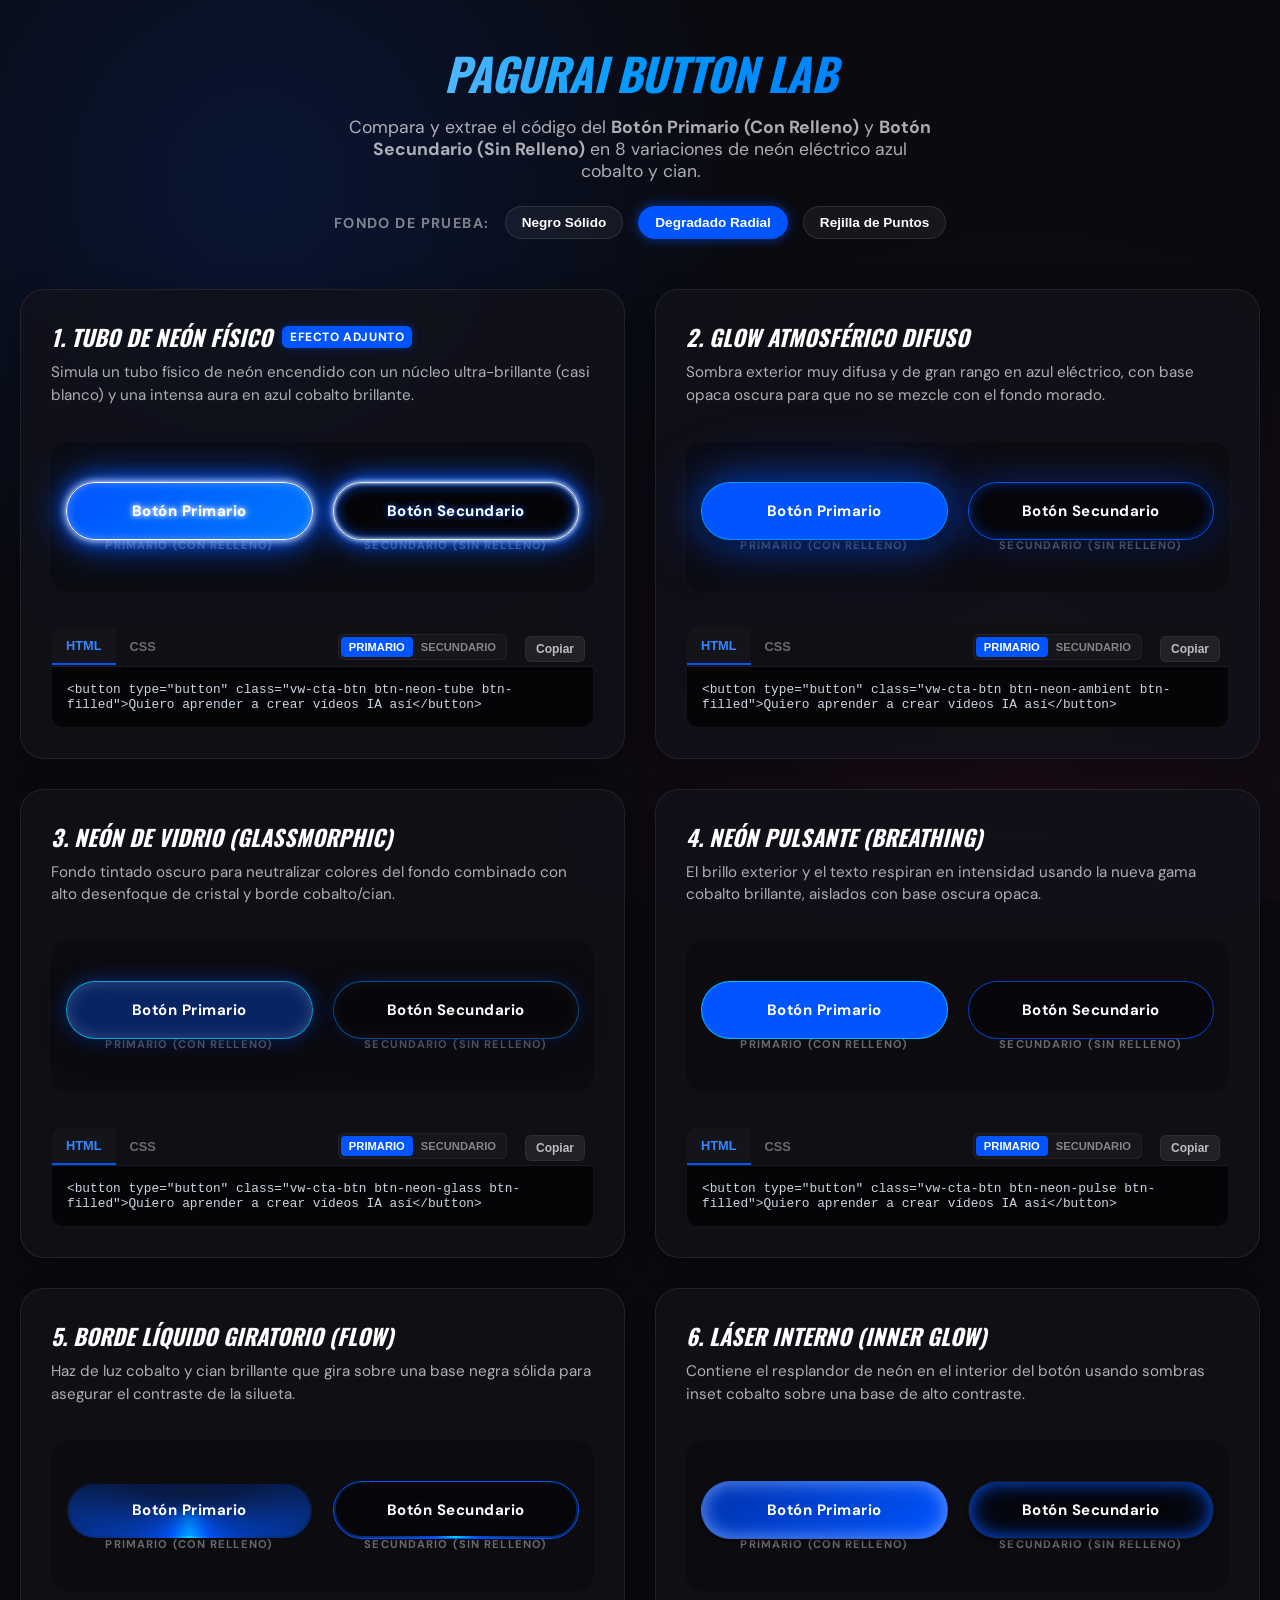
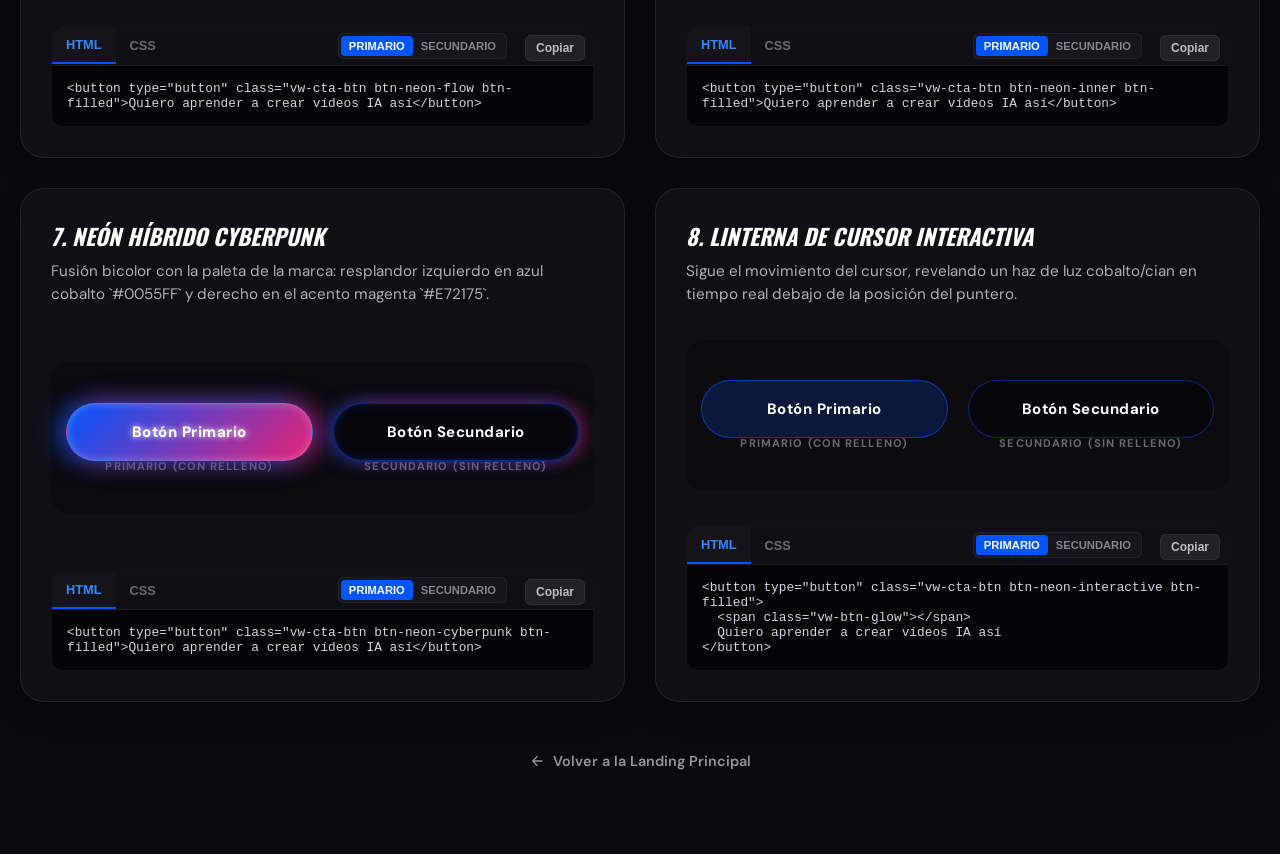
<file: variaciones-botones.html>
<!DOCTYPE html>
<html lang="es">
<head>
  <meta charset="utf-8">
  <meta name="viewport" content="width=device-width, initial-scale=1">
  <meta name="robots" content="noindex, nofollow">
  <title>Showroom de Botones Neón - Pagurai</title>
  
  <!-- Favicon -->
  <link rel="icon" type="image/png" href="Imagenes-Videos/favicom claro_square.png">

  <!-- Google Fonts -->
  <link rel="preconnect" href="https://fonts.googleapis.com" crossorigin="anonymous">
  <link rel="preconnect" href="https://fonts.gstatic.com" crossorigin="anonymous">
  <link href="https://fonts.googleapis.com/css2?family=Oswald:ital,wght@0,400;0,600;0,700;1,400;1,600;1,700&family=DM+Sans:ital,wght@0,400;0,500;0,700;1,400;1,500;1,700&display=swap" rel="stylesheet">
  
  <!-- Stylesheets -->
  <link rel="stylesheet" href="css/variations.css">
</head>
<body>

  <!-- Dynamic Background Wrapper -->
  <div id="showroomBg" class="showroom-bg bg-radial"></div>

  <div class="container">
    <header>
      <h1>PAGURAI BUTTON LAB</h1>
      <p>Compara y extrae el código del <strong>Botón Primario (Con Relleno)</strong> y <strong>Botón Secundario (Sin Relleno)</strong> en 8 variaciones de neón eléctrico azul cobalto y cian.</p>
      
      <!-- Interactive Background Controls -->
      <div class="control-bar">
        <span>Fondo de Prueba:</span>
        <button type="button" class="btn-ctrl" onclick="changeBg('solid', this)">Negro Sólido</button>
        <button type="button" class="btn-ctrl active" onclick="changeBg('radial', this)">Degradado Radial</button>
        <button type="button" class="btn-ctrl" onclick="changeBg('dots', this)">Rejilla de Puntos</button>
      </div>
    </header>

    <main class="grid">

      <!-- VARIATION 1 -->
      <section class="card" id="card-1">
        <div class="card-header">
          <h2 class="card-title">1. Tubo de Neón Físico <span class="card-badge">Efecto Adjunto</span></h2>
          <p class="card-desc">Simula un tubo físico de neón encendido con un núcleo ultra-brillante (casi blanco) y una intensa aura en azul cobalto brillante.</p>
        </div>
        <div class="demo-stage">
          <div class="demo-stage-row">
            <div class="demo-item">
              <button type="button" class="btn-base btn-filled btn-neon-tube">Botón Primario</button>
              <span class="demo-label">Primario (Con Relleno)</span>
            </div>
            <div class="demo-item">
              <button type="button" class="btn-base btn-outline btn-neon-tube">Botón Secundario</button>
              <span class="demo-label">Secundario (Sin Relleno)</span>
            </div>
          </div>
        </div>
        <div class="code-inspector">
          <div class="code-tabs">
            <div class="code-tab-selectors">
              <button type="button" class="tab-btn active" onclick="switchTab('card-1', 'html')">HTML</button>
              <button type="button" class="tab-btn" onclick="switchTab('card-1', 'css')">CSS</button>
            </div>
            <div class="code-type-selector">
              <button type="button" class="type-btn active" onclick="switchType('card-1', 'primary')">Primario</button>
              <button type="button" class="type-btn" onclick="switchType('card-1', 'secondary')">Secundario</button>
            </div>
            <button type="button" class="btn-copy" onclick="copyCode('card-1')">Copiar</button>
          </div>
          <pre class="code-content" 
            data-html-primary='&lt;button type="button" class="vw-cta-btn btn-neon-tube btn-filled"&gt;Quiero aprender a crear vídeos IA así&lt;/button&gt;' 
            data-html-secondary='&lt;button type="button" class="vw-cta-btn btn-neon-tube btn-outline"&gt;Quiero aprender a crear vídeos IA así&lt;/button&gt;' 
            data-css-primary='.btn-neon-tube.btn-filled {
  background: linear-gradient(135deg, #0055FF, #0077ff);
  border: 1.5px solid #ffffff;
  color: #ffffff;
  text-shadow: 0 0 5px #fff, 0 0 10px rgba(255, 255, 255, 0.5);
  box-shadow: 
    0 0 8px #fff,
    0 0 20px #0055FF,
    0 0 40px #0055FF,
    inset 0 0 10px rgba(255, 255, 255, 0.3);
  transition: all 0.3s cubic-bezier(0.16, 1, 0.3, 1);
}

.btn-neon-tube.btn-filled:hover {
  transform: translateY(-3px) scale(1.04);
  background: linear-gradient(135deg, #3388FF, #0099ff);
  box-shadow: 
    0 0 15px #fff,
    0 0 35px #0055FF,
    0 0 60px #0055FF,
    0 0 80px rgba(0, 85, 255, 0.5),
    inset 0 0 12px rgba(255, 255, 255, 0.5);
  text-shadow: 0 0 8px #fff, 0 0 15px #0055FF;
}' 
            data-css-secondary='.btn-neon-tube.btn-outline {
  background: #050508;
  border: 1.5px solid #dbebff;
  color: #ffffff;
  text-shadow: 0 0 6px #0055FF;
  box-shadow: 
    0 0 6px #fff,
    0 0 16px #0055FF,
    0 0 32px #0055FF,
    inset 0 0 4px #fff,
    inset 0 0 14px #0055FF;
  transition: all 0.3s cubic-bezier(0.16, 1, 0.3, 1);
}

.btn-neon-tube.btn-outline:hover {
  transform: translateY(-3px) scale(1.04);
  border-color: #ffffff;
  box-shadow: 
    0 0 10px #fff,
    0 0 25px #0055FF,
    0 0 50px #0055FF,
    0 0 70px rgba(0, 85, 255, 0.6),
    inset 0 0 6px #fff,
    inset 0 0 20px #0055FF;
  text-shadow: 0 0 10px #fff, 0 0 20px #0055FF;
}'></pre>
        </div>
      </section>

      <!-- VARIATION 2 -->
      <section class="card" id="card-2">
        <div class="card-header">
          <h2 class="card-title">2. Glow Atmosférico Difuso</h2>
          <p class="card-desc">Sombra exterior muy difusa y de gran rango en azul eléctrico, con base opaca oscura para que no se mezcle con el fondo morado.</p>
        </div>
        <div class="demo-stage">
          <div class="demo-stage-row">
            <div class="demo-item">
              <button type="button" class="btn-base btn-filled btn-neon-ambient">Botón Primario</button>
              <span class="demo-label">Primario (Con Relleno)</span>
            </div>
            <div class="demo-item">
              <button type="button" class="btn-base btn-outline btn-neon-ambient">Botón Secundario</button>
              <span class="demo-label">Secundario (Sin Relleno)</span>
            </div>
          </div>
        </div>
        <div class="code-inspector">
          <div class="code-tabs">
            <div class="code-tab-selectors">
              <button type="button" class="tab-btn active" onclick="switchTab('card-2', 'html')">HTML</button>
              <button type="button" class="tab-btn" onclick="switchTab('card-2', 'css')">CSS</button>
            </div>
            <div class="code-type-selector">
              <button type="button" class="type-btn active" onclick="switchType('card-2', 'primary')">Primario</button>
              <button type="button" class="type-btn" onclick="switchType('card-2', 'secondary')">Secundario</button>
            </div>
            <button type="button" class="btn-copy" onclick="copyCode('card-2')">Copiar</button>
          </div>
          <pre class="code-content" 
            data-html-primary='&lt;button type="button" class="vw-cta-btn btn-neon-ambient btn-filled"&gt;Quiero aprender a crear vídeos IA así&lt;/button&gt;' 
            data-html-secondary='&lt;button type="button" class="vw-cta-btn btn-neon-ambient btn-outline"&gt;Quiero aprender a crear vídeos IA así&lt;/button&gt;' 
            data-css-primary='.btn-neon-ambient.btn-filled {
  background: #0055FF;
  border: 1.5px solid rgba(0, 210, 255, 0.5);
  box-shadow: 
    0 4px 15px rgba(0, 0, 0, 0.5),
    0 0 35px rgba(0, 85, 255, 0.7),
    0 0 70px rgba(0, 85, 255, 0.35);
  transition: all 0.3s cubic-bezier(0.16, 1, 0.3, 1);
}

.btn-neon-ambient.btn-filled:hover {
  transform: translateY(-3px) scale(1.04);
  background: #3388FF;
  box-shadow: 
    0 8px 25px rgba(0, 0, 0, 0.5),
    0 0 50px rgba(0, 85, 255, 0.95),
    0 0 100px rgba(0, 85, 255, 0.55);
}' 
            data-css-secondary='.btn-neon-ambient.btn-outline {
  background: #05050a;
  border: 1.5px solid #0055FF;
  box-shadow: 
    inset 0 0 14px rgba(0, 85, 255, 0.4),
    0 4px 15px rgba(0, 0, 0, 0.5),
    0 0 35px rgba(0, 85, 255, 0.4);
  transition: all 0.3s cubic-bezier(0.16, 1, 0.3, 1);
}

.btn-neon-ambient.btn-outline:hover {
  transform: translateY(-3px) scale(1.04);
  background: rgba(0, 85, 255, 0.08);
  border-color: #3388FF;
  box-shadow: 
    inset 0 0 20px rgba(0, 85, 255, 0.6),
    0 10px 25px rgba(0, 0, 0, 0.5),
    0 0 45px rgba(0, 85, 255, 0.65),
    0 0 100px rgba(0, 85, 255, 0.3);
}'></pre>
        </div>
      </section>

      <!-- VARIATION 3 -->
      <section class="card" id="card-3">
        <div class="card-header">
          <h2 class="card-title">3. Neón de Vidrio (Glassmorphic)</h2>
          <p class="card-desc">Fondo tintado oscuro para neutralizar colores del fondo combinado con alto desenfoque de cristal y borde cobalto/cian.</p>
        </div>
        <div class="demo-stage">
          <div class="demo-stage-row">
            <div class="demo-item">
              <button type="button" class="btn-base btn-filled btn-neon-glass">Botón Primario</button>
              <span class="demo-label">Primario (Con Relleno)</span>
            </div>
            <div class="demo-item">
              <button type="button" class="btn-base btn-outline btn-neon-glass">Botón Secundario</button>
              <span class="demo-label">Secundario (Sin Relleno)</span>
            </div>
          </div>
        </div>
        <div class="code-inspector">
          <div class="code-tabs">
            <div class="code-tab-selectors">
              <button type="button" class="tab-btn active" onclick="switchTab('card-3', 'html')">HTML</button>
              <button type="button" class="tab-btn" onclick="switchTab('card-3', 'css')">CSS</button>
            </div>
            <div class="code-type-selector">
              <button type="button" class="type-btn active" onclick="switchType('card-3', 'primary')">Primario</button>
              <button type="button" class="type-btn" onclick="switchType('card-3', 'secondary')">Secundario</button>
            </div>
            <button type="button" class="btn-copy" onclick="copyCode('card-3')">Copiar</button>
          </div>
          <pre class="code-content" 
            data-html-primary='&lt;button type="button" class="vw-cta-btn btn-neon-glass btn-filled"&gt;Quiero aprender a crear vídeos IA así&lt;/button&gt;' 
            data-html-secondary='&lt;button type="button" class="vw-cta-btn btn-neon-glass btn-outline"&gt;Quiero aprender a crear vídeos IA así&lt;/button&gt;' 
            data-css-primary='.btn-neon-glass.btn-filled {
  background: rgba(0, 85, 255, 0.35);
  backdrop-filter: blur(20px);
  -webkit-backdrop-filter: blur(20px);
  border: 1px solid rgba(0, 210, 255, 0.75);
  box-shadow: 
    inset 0 0 15px rgba(255, 255, 255, 0.2),
    0 8px 32px rgba(0, 0, 0, 0.4),
    0 0 20px rgba(0, 85, 255, 0.5);
  transition: all 0.3s cubic-bezier(0.16, 1, 0.3, 1);
}

.btn-neon-glass.btn-filled:hover {
  transform: translateY(-3px) scale(1.04);
  background: rgba(0, 85, 255, 0.5);
  border-color: #ffffff;
  box-shadow: 
    inset 0 0 20px rgba(255, 255, 255, 0.35),
    0 12px 40px rgba(0, 0, 0, 0.5),
    0 0 35px rgba(0, 210, 255, 0.8),
    0 0 70px rgba(0, 85, 255, 0.4);
}' 
            data-css-secondary='.btn-neon-glass.btn-outline {
  background: rgba(5, 5, 10, 0.65);
  backdrop-filter: blur(20px);
  -webkit-backdrop-filter: blur(20px);
  border: 1px solid rgba(0, 136, 255, 0.55);
  box-shadow: 
    inset 0 0 15px rgba(255, 255, 255, 0.05),
    0 8px 32px rgba(0, 0, 0, 0.4),
    0 0 15px rgba(0, 85, 255, 0.25);
  transition: all 0.3s cubic-bezier(0.16, 1, 0.3, 1);
}

.btn-neon-glass.btn-outline:hover {
  transform: translateY(-3px) scale(1.04);
  background: rgba(0, 85, 255, 0.12);
  border-color: rgba(0, 210, 255, 0.95);
  box-shadow: 
    inset 0 0 20px rgba(255, 255, 255, 0.1),
    0 12px 40px rgba(0, 0, 0, 0.5),
    0 0 30px rgba(0, 85, 255, 0.75),
    0 0 60px rgba(0, 85, 255, 0.35);
}'></pre>
        </div>
      </section>

      <!-- VARIATION 4 -->
      <section class="card" id="card-4">
        <div class="card-header">
          <h2 class="card-title">4. Neón Pulsante (Breathing)</h2>
          <p class="card-desc">El brillo exterior y el texto respiran en intensidad usando la nueva gama cobalto brillante, aislados con base oscura opaca.</p>
        </div>
        <div class="demo-stage">
          <div class="demo-stage-row">
            <div class="demo-item">
              <button type="button" class="btn-base btn-filled btn-neon-pulse">Botón Primario</button>
              <span class="demo-label">Primario (Con Relleno)</span>
            </div>
            <div class="demo-item">
              <button type="button" class="btn-base btn-outline btn-neon-pulse">Botón Secundario</button>
              <span class="demo-label">Secundario (Sin Relleno)</span>
            </div>
          </div>
        </div>
        <div class="code-inspector">
          <div class="code-tabs">
            <div class="code-tab-selectors">
              <button type="button" class="tab-btn active" onclick="switchTab('card-4', 'html')">HTML</button>
              <button type="button" class="tab-btn" onclick="switchTab('card-4', 'css')">CSS</button>
            </div>
            <div class="code-type-selector">
              <button type="button" class="type-btn active" onclick="switchType('card-4', 'primary')">Primario</button>
              <button type="button" class="type-btn" onclick="switchType('card-4', 'secondary')">Secundario</button>
            </div>
            <button type="button" class="btn-copy" onclick="copyCode('card-4')">Copiar</button>
          </div>
          <pre class="code-content" 
            data-html-primary='&lt;button type="button" class="vw-cta-btn btn-neon-pulse btn-filled"&gt;Quiero aprender a crear vídeos IA así&lt;/button&gt;' 
            data-html-secondary='&lt;button type="button" class="vw-cta-btn btn-neon-pulse btn-outline"&gt;Quiero aprender a crear vídeos IA así&lt;/button&gt;' 
            data-css-primary='.btn-neon-pulse.btn-filled {
  background: #0055FF;
  border: 1.5px solid rgba(0, 210, 255, 0.8);
  animation: neon-breath-filled 3s ease-in-out infinite;
  transition: all 0.3s cubic-bezier(0.16, 1, 0.3, 1);
}

@keyframes neon-breath-filled {
  0%, 100% {
    box-shadow: 0 0 12px rgba(0, 85, 255, 0.5), inset 0 0 8px rgba(255, 255, 255, 0.1);
    text-shadow: 0 0 4px rgba(255, 255, 255, 0.5);
  }
  50% {
    box-shadow: 0 0 28px rgba(0, 85, 255, 0.9), 0 0 45px rgba(0, 85, 255, 0.4), inset 0 0 12px rgba(255, 255, 255, 0.3);
    text-shadow: 0 0 8px rgba(255, 255, 255, 0.9), 0 0 15px #0055FF;
  }
}

.btn-neon-pulse.btn-filled:hover {
  transform: translateY(-3px) scale(1.04);
  animation-play-state: paused;
  background: #3388FF;
  border-color: #ffffff;
  box-shadow: 0 0 30px #0055FF, 0 0 60px #0055FF, inset 0 0 16px rgba(255, 255, 255, 0.4);
  text-shadow: 0 0 8px #fff, 0 0 18px #0055FF;
}' 
            data-css-secondary='.btn-neon-pulse.btn-outline {
  background: #05050a;
  border: 1.5px solid rgba(0, 85, 255, 0.75);
  animation: neon-breath-outline 3s ease-in-out infinite;
  transition: all 0.3s cubic-bezier(0.16, 1, 0.3, 1);
}

@keyframes neon-breath-outline {
  0%, 100% {
    border-color: rgba(0, 85, 255, 0.5);
    box-shadow: 0 0 8px rgba(0, 85, 255, 0.3), inset 0 0 6px rgba(0, 85, 255, 0.3);
    text-shadow: 0 0 4px rgba(0, 85, 255, 0.5);
  }
  50% {
    border-color: rgba(0, 136, 255, 1);
    box-shadow: 0 0 22px rgba(0, 85, 255, 0.85), 0 0 40px rgba(0, 85, 255, 0.4), inset 0 0 14px rgba(0, 85, 255, 0.7);
    text-shadow: 0 0 8px rgba(255, 255, 255, 0.9), 0 0 15px #0055FF;
  }
}

.btn-neon-pulse.btn-outline:hover {
  transform: translateY(-3px) scale(1.04);
  animation-play-state: paused;
  border-color: #ffffff;
  box-shadow: 0 0 25px #0055FF, 0 0 50px #0055FF, inset 0 0 16px #0055FF;
  text-shadow: 0 0 8px #fff, 0 0 18px #0055FF;
}'></pre>
        </div>
      </section>

      <!-- VARIATION 5 -->
      <section class="card" id="card-5">
        <div class="card-header">
          <h2 class="card-title">5. Borde Líquido Giratorio (Flow)</h2>
          <p class="card-desc">Haz de luz cobalto y cian brillante que gira sobre una base negra sólida para asegurar el contraste de la silueta.</p>
        </div>
        <div class="demo-stage">
          <div class="demo-stage-row">
            <div class="demo-item">
              <button type="button" class="btn-base btn-filled btn-neon-flow">Botón Primario</button>
              <span class="demo-label">Primario (Con Relleno)</span>
            </div>
            <div class="demo-item">
              <button type="button" class="btn-base btn-outline btn-neon-flow">Botón Secundario</button>
              <span class="demo-label">Secundario (Sin Relleno)</span>
            </div>
          </div>
        </div>
        <div class="code-inspector">
          <div class="code-tabs">
            <div class="code-tab-selectors">
              <button type="button" class="tab-btn active" onclick="switchTab('card-5', 'html')">HTML</button>
              <button type="button" class="tab-btn" onclick="switchTab('card-5', 'css')">CSS</button>
            </div>
            <div class="code-type-selector">
              <button type="button" class="type-btn active" onclick="switchType('card-5', 'primary')">Primario</button>
              <button type="button" class="type-btn" onclick="switchType('card-5', 'secondary')">Secundario</button>
            </div>
            <button type="button" class="btn-copy" onclick="copyCode('card-5')">Copiar</button>
          </div>
          <pre class="code-content" 
            data-html-primary='&lt;button type="button" class="vw-cta-btn btn-neon-flow btn-filled"&gt;Quiero aprender a crear vídeos IA así&lt;/button&gt;' 
            data-html-secondary='&lt;button type="button" class="vw-cta-btn btn-neon-flow btn-outline"&gt;Quiero aprender a crear vídeos IA así&lt;/button&gt;' 
            data-css-primary='.btn-neon-flow.btn-filled {
  position: relative;
  overflow: hidden;
  background: transparent !important;
  transition: all 0.3s cubic-bezier(0.16, 1, 0.3, 1);
  isolation: isolate;
}

.btn-neon-flow.btn-filled::before {
  content: "";
  position: absolute;
  top: -150%;
  left: -50%;
  width: 200%;
  height: 400%;
  background: conic-gradient(from 0deg, transparent 20%, #0055FF 40%, #00d2ff 50%, #0055FF 60%, transparent 80%);
  animation: rotate-neon 2.5s linear infinite;
  z-index: -2;
}

.btn-neon-flow.btn-filled::after {
  content: "";
  position: absolute;
  inset: 2px;
  background: rgba(0, 85, 255, 0.22);
  backdrop-filter: blur(8px);
  border-radius: 999px;
  z-index: -1;
  transition: background 0.3s ease;
}

.btn-neon-flow.btn-filled:hover::after {
  background: rgba(0, 85, 255, 0.42);
}

.btn-neon-flow.btn-filled:hover {
  transform: translateY(-3px) scale(1.04);
  box-shadow: 0 0 20px rgba(0, 85, 255, 0.6), 0 0 40px rgba(0, 210, 255, 0.3);
}

@keyframes rotate-neon {
  0% { transform: rotate(0deg); }
  100% { transform: rotate(360deg); }
}' 
            data-css-secondary='.btn-neon-flow.btn-outline {
  position: relative;
  overflow: hidden;
  background: transparent !important;
  transition: all 0.3s cubic-bezier(0.16, 1, 0.3, 1);
  isolation: isolate;
}

.btn-neon-flow.btn-outline::before {
  content: "";
  position: absolute;
  top: -150%;
  left: -50%;
  width: 200%;
  height: 400%;
  background: conic-gradient(from 0deg, transparent 20%, #0055FF 40%, #00d2ff 50%, #0055FF 60%, transparent 80%);
  animation: rotate-neon 2.5s linear infinite;
  z-index: -2;
}

.btn-neon-flow.btn-outline::after {
  content: "";
  position: absolute;
  inset: 2px;
  background: #05050a;
  border-radius: 999px;
  z-index: -1;
  transition: background 0.3s ease;
}

.btn-neon-flow.btn-outline:hover::after {
  background: rgba(0, 85, 255, 0.12);
}

.btn-neon-flow.btn-outline:hover {
  transform: translateY(-3px) scale(1.04);
  box-shadow: 0 0 20px rgba(0, 85, 255, 0.5), 0 0 40px rgba(0, 210, 255, 0.25);
}'></pre>
        </div>
      </section>

      <!-- VARIATION 6 -->
      <section class="card" id="card-6">
        <div class="card-header">
          <h2 class="card-title">6. Láser Interno (Inner Glow)</h2>
          <p class="card-desc">Contiene el resplandor de neón en el interior del botón usando sombras inset cobalto sobre una base de alto contraste.</p>
        </div>
        <div class="demo-stage">
          <div class="demo-stage-row">
            <div class="demo-item">
              <button type="button" class="btn-base btn-filled btn-neon-inner">Botón Primario</button>
              <span class="demo-label">Primario (Con Relleno)</span>
            </div>
            <div class="demo-item">
              <button type="button" class="btn-base btn-outline btn-neon-inner">Botón Secundario</button>
              <span class="demo-label">Secundario (Sin Relleno)</span>
            </div>
          </div>
        </div>
        <div class="code-inspector">
          <div class="code-tabs">
            <div class="code-tab-selectors">
              <button type="button" class="tab-btn active" onclick="switchTab('card-6', 'html')">HTML</button>
              <button type="button" class="tab-btn" onclick="switchTab('card-6', 'css')">CSS</button>
            </div>
            <div class="code-type-selector">
              <button type="button" class="type-btn active" onclick="switchType('card-6', 'primary')">Primario</button>
              <button type="button" class="type-btn" onclick="switchType('card-6', 'secondary')">Secundario</button>
            </div>
            <button type="button" class="btn-copy" onclick="copyCode('card-6')">Copiar</button>
          </div>
          <pre class="code-content" 
            data-html-primary='&lt;button type="button" class="vw-cta-btn btn-neon-inner btn-filled"&gt;Quiero aprender a crear vídeos IA así&lt;/button&gt;' 
            data-html-secondary='&lt;button type="button" class="vw-cta-btn btn-neon-inner btn-outline"&gt;Quiero aprender a crear vídeos IA así&lt;/button&gt;' 
            data-css-primary='.btn-neon-inner.btn-filled {
  background: linear-gradient(135deg, #0033aa, #0055FF);
  border: 1.5px solid rgba(255, 255, 255, 0.2);
  box-shadow: 
    inset 0 0 18px rgba(255, 255, 255, 0.4),
    inset 0 0 24px rgba(0, 85, 255, 0.6),
    0 2px 4px rgba(0, 0, 0, 0.5);
  transition: all 0.3s cubic-bezier(0.16, 1, 0.3, 1);
}

.btn-neon-inner.btn-filled:hover {
  transform: translateY(-3px) scale(1.04);
  border-color: #ffffff;
  box-shadow: 
    inset 0 0 22px rgba(255, 255, 255, 0.6),
    inset 0 0 35px #0055FF,
    0 0 15px rgba(0, 85, 255, 0.4);
}' 
            data-css-secondary='.btn-neon-inner.btn-outline {
  background: #050508;
  border: 1.5px solid rgba(255, 255, 255, 0.08);
  box-shadow: 
    inset 0 0 14px rgba(0, 85, 255, 0.75),
    inset 0 0 28px rgba(0, 85, 255, 0.45),
    0 2px 4px rgba(0, 0, 0, 0.5);
  transition: all 0.3s cubic-bezier(0.16, 1, 0.3, 1);
}

.btn-neon-inner.btn-outline:hover {
  transform: translateY(-3px) scale(1.04);
  border-color: rgba(0, 85, 255, 0.6);
  box-shadow: 
    inset 0 0 24px #0055FF,
    inset 0 0 48px rgba(0, 85, 255, 0.75),
    inset 0 0 10px rgba(255, 255, 255, 0.35),
    0 0 15px rgba(0, 85, 255, 0.3);
}'></pre>
        </div>
      </section>

      <!-- VARIATION 7 -->
      <section class="card" id="card-7">
        <div class="card-header">
          <h2 class="card-title">7. Neón Híbrido Cyberpunk</h2>
          <p class="card-desc">Fusión bicolor con la paleta de la marca: resplandor izquierdo en azul cobalto `#0055FF` y derecho en el acento magenta `#E72175`.</p>
        </div>
        <div class="demo-stage">
          <div class="demo-stage-row">
            <div class="demo-item">
              <button type="button" class="btn-base btn-filled btn-neon-cyberpunk">Botón Primario</button>
              <span class="demo-label">Primario (Con Relleno)</span>
            </div>
            <div class="demo-item">
              <button type="button" class="btn-base btn-outline btn-neon-cyberpunk">Botón Secundario</button>
              <span class="demo-label">Secundario (Sin Relleno)</span>
            </div>
          </div>
        </div>
        <div class="code-inspector">
          <div class="code-tabs">
            <div class="code-tab-selectors">
              <button type="button" class="tab-btn active" onclick="switchTab('card-7', 'html')">HTML</button>
              <button type="button" class="tab-btn" onclick="switchTab('card-7', 'css')">CSS</button>
            </div>
            <div class="code-type-selector">
              <button type="button" class="type-btn active" onclick="switchType('card-7', 'primary')">Primario</button>
              <button type="button" class="type-btn" onclick="switchType('card-7', 'secondary')">Secundario</button>
            </div>
            <button type="button" class="btn-copy" onclick="copyCode('card-7')">Copiar</button>
          </div>
          <pre class="code-content" 
            data-html-primary='&lt;button type="button" class="vw-cta-btn btn-neon-cyberpunk btn-filled"&gt;Quiero aprender a crear vídeos IA así&lt;/button&gt;' 
            data-html-secondary='&lt;button type="button" class="vw-cta-btn btn-neon-cyberpunk btn-outline"&gt;Quiero aprender a crear vídeos IA así&lt;/button&gt;' 
            data-css-primary='.btn-neon-cyberpunk.btn-filled {
  background: linear-gradient(135deg, #0055FF, #E72175);
  border: 1.5px solid rgba(255, 255, 255, 0.2);
  text-shadow: 0 0 6px #ffffff;
  box-shadow: 
    -8px 0 24px rgba(0, 85, 255, 0.65),
    8px 0 24px rgba(231, 33, 117, 0.65),
    inset 0 0 10px rgba(255, 255, 255, 0.25);
  transition: all 0.3s cubic-bezier(0.16, 1, 0.3, 1);
}

.btn-neon-cyberpunk.btn-filled:hover {
  transform: translateY(-3px) scale(1.04);
  border-color: #ffffff;
  box-shadow: 
    -12px 0 35px rgba(0, 85, 255, 0.95),
    12px 0 35px rgba(231, 33, 117, 0.95),
    0 0 20px rgba(255, 255, 255, 0.2),
    inset 0 0 14px rgba(255, 255, 255, 0.4);
}' 
            data-css-secondary='.btn-neon-cyberpunk.btn-outline {
  background: #05050a;
  border: 1.5px solid rgba(0, 85, 255, 0.5);
  box-shadow: 
    -6px 0 18px rgba(0, 85, 255, 0.45),
    6px 0 18px rgba(231, 33, 117, 0.45),
    inset 0 0 12px rgba(0, 85, 255, 0.2);
  transition: all 0.3s cubic-bezier(0.16, 1, 0.3, 1);
}

.btn-neon-cyberpunk.btn-outline:hover {
  transform: translateY(-3px) scale(1.04);
  border-color: #ffffff;
  box-shadow: 
    -10px 0 25px rgba(0, 85, 255, 0.75),
    10px 0 25px rgba(231, 33, 117, 0.75),
    0 0 35px rgba(255, 255, 255, 0.25),
    inset 0 0 16px rgba(231, 33, 117, 0.3);
  text-shadow: 0 0 6px #fff;
}'></pre>
        </div>
      </section>

      <!-- VARIATION 8 -->
      <section class="card" id="card-8">
        <div class="card-header">
          <h2 class="card-title">8. Linterna de Cursor Interactiva</h2>
          <p class="card-desc">Sigue el movimiento del cursor, revelando un haz de luz cobalto/cian en tiempo real debajo de la posición del puntero.</p>
        </div>
        <div class="demo-stage">
          <div class="demo-stage-row">
            <div class="demo-item">
              <button type="button" class="btn-base btn-filled btn-neon-interactive">
                <span class="btn-interactive-glow"></span>
                Botón Primario
              </button>
              <span class="demo-label">Primario (Con Relleno)</span>
            </div>
            <div class="demo-item">
              <button type="button" class="btn-base btn-outline btn-neon-interactive">
                <span class="btn-interactive-glow"></span>
                Botón Secundario
              </button>
              <span class="demo-label">Secundario (Sin Relleno)</span>
            </div>
          </div>
        </div>
        <div class="code-inspector">
          <div class="code-tabs">
            <div class="code-tab-selectors">
              <button type="button" class="tab-btn active" onclick="switchTab('card-8', 'html')">HTML</button>
              <button type="button" class="tab-btn" onclick="switchTab('card-8', 'css')">CSS</button>
            </div>
            <div class="code-type-selector">
              <button type="button" class="type-btn active" onclick="switchType('card-8', 'primary')">Primario</button>
              <button type="button" class="type-btn" onclick="switchType('card-8', 'secondary')">Secundario</button>
            </div>
            <button type="button" class="btn-copy" onclick="copyCode('card-8')">Copiar</button>
          </div>
          <pre class="code-content" 
            data-html-primary='&lt;button type="button" class="vw-cta-btn btn-neon-interactive btn-filled"&gt;
  &lt;span class="vw-btn-glow"&gt;&lt;/span&gt;
  Quiero aprender a crear vídeos IA así
&lt;/button&gt;' 
            data-html-secondary='&lt;button type="button" class="vw-cta-btn btn-neon-interactive btn-outline"&gt;
  &lt;span class="vw-btn-glow"&gt;&lt;/span&gt;
  Quiero aprender a crear vídeos IA así
&lt;/button&gt;' 
            data-css-primary='.btn-neon-interactive.btn-filled {
  background: rgba(0, 85, 255, 0.18);
  border: 1.5px solid rgba(0, 85, 255, 0.6);
  overflow: hidden;
  position: relative;
  transition: all 0.3s cubic-bezier(0.16, 1, 0.3, 1);
}

.btn-neon-interactive.btn-filled .vw-btn-glow {
  position: absolute;
  inset: 0;
  z-index: -1;
  background: radial-gradient(140px circle at var(--mx, 50%) var(--my, 50%), rgba(255, 255, 255, 0.35) 0%, rgba(0, 85, 255, 0.5) 45%, rgba(0, 85, 255, 0.1) 70%);
  opacity: 0;
  transition: opacity 0.4s ease;
  pointer-events: none;
}

.btn-neon-interactive.btn-filled:hover {
  transform: translateY(-3px) scale(1.04);
  border-color: #ffffff;
  box-shadow: 0 0 20px rgba(0, 85, 255, 0.5), inset 0 0 10px rgba(255, 255, 255, 0.2);
}

.btn-neon-interactive:hover .vw-btn-glow {
  opacity: 1;
}' 
            data-css-secondary='.btn-neon-interactive.btn-outline {
  background: #05050c;
  border: 1.5px solid rgba(0, 85, 255, 0.45);
  overflow: hidden;
  position: relative;
  transition: all 0.3s cubic-bezier(0.16, 1, 0.3, 1);
}

.btn-neon-interactive.btn-outline .vw-btn-glow {
  position: absolute;
  inset: 0;
  z-index: -1;
  background: radial-gradient(140px circle at var(--mx, 50%) var(--my, 50%), rgba(0, 85, 255, 0.45) 0%, rgba(0, 210, 255, 0.15) 45%, transparent 70%);
  opacity: 0;
  transition: opacity 0.4s ease;
  pointer-events: none;
}

.btn-neon-interactive.btn-outline:hover {
  transform: translateY(-3px) scale(1.04);
  border-color: rgba(0, 85, 255, 0.85);
  box-shadow: 0 0 20px rgba(0, 85, 255, 0.35), inset 0 0 10px rgba(0, 85, 255, 0.2);
}

.btn-neon-interactive:hover .vw-btn-glow {
  opacity: 1;
}'></pre>
        </div>
      </section>

    </main>

    <!-- Go Back Link -->
    <div style="text-align: center;">
      <a href="index.html" class="back-link">
        <svg viewBox="0 0 24 24">
          <path d="M20,11V13H8L13.5,18.5L12.08,19.92L4.16,12L12.08,4.08L13.5,5.5L8,11H20Z" />
        </svg>
        Volver a la Landing Principal
      </a>
    </div>
  </div>

  <!-- JavaScript interaction logic -->
  <script>
    // Store current active settings per card
    const cardStates = {};

    document.addEventListener("DOMContentLoaded", () => {
      document.querySelectorAll('.card').forEach(card => {
        const id = card.id;
        cardStates[id] = {
          tab: 'html',       // 'html' or 'css'
          type: 'primary'    // 'primary' or 'secondary'
        };
        updateCodeView(id);
      });

      // Cursor movement tracking for dynamic glows
      const interactiveBtns = document.querySelectorAll('.btn-neon-interactive');
      interactiveBtns.forEach(btn => {
        btn.addEventListener('pointermove', (e) => {
          const rect = btn.getBoundingClientRect();
          btn.style.setProperty('--mx', (e.clientX - rect.left) + 'px');
          btn.style.setProperty('--my', (e.clientY - rect.top) + 'px');
        });
      });
    });

    // Update code viewer text based on state
    function updateCodeView(cardId) {
      const card = document.getElementById(cardId);
      const state = cardStates[cardId];
      const codePre = card.querySelector('.code-content');

      const dataAttr = `data-${state.tab}-${state.type}`;
      const code = codePre.getAttribute(dataAttr) || '';

      if (state.tab === 'html') {
        // Unescape HTML tags
        codePre.textContent = code
          .replace(/&lt;/g, '<')
          .replace(/&gt;/g, '>');
      } else {
        codePre.textContent = code;
      }
    }

    // Switch between HTML and CSS code tabs
    function switchTab(cardId, tabType) {
      const card = document.getElementById(cardId);
      const tabBtns = card.querySelectorAll('.tab-btn');
      
      cardStates[cardId].tab = tabType;

      tabBtns.forEach(btn => {
        if (btn.textContent.toLowerCase() === tabType) {
          btn.classList.add('active');
        } else {
          btn.classList.remove('active');
        }
      });

      updateCodeView(cardId);
    }

    // Switch between Primary and Secondary styles
    function switchType(cardId, buttonType) {
      const card = document.getElementById(cardId);
      const typeBtns = card.querySelectorAll('.type-btn');

      cardStates[cardId].type = buttonType;

      typeBtns.forEach(btn => {
        if (btn.textContent.toLowerCase() === 'primario' && buttonType === 'primary') {
          btn.classList.add('active');
        } else if (btn.textContent.toLowerCase() === 'secundario' && buttonType === 'secondary') {
          btn.classList.add('active');
        } else {
          btn.classList.remove('active');
        }
      });

      updateCodeView(cardId);
    }

    // Change background dynamic styles
    function changeBg(type, button) {
      const bg = document.getElementById('showroomBg');
      bg.className = 'showroom-bg';
      
      if (type === 'solid') bg.classList.add('bg-solid');
      if (type === 'radial') bg.classList.add('bg-radial');
      if (type === 'dots') bg.classList.add('bg-dots');

      document.querySelectorAll('.btn-ctrl').forEach(btn => {
        btn.classList.remove('active');
      });
      button.classList.add('active');
    }

    // Copy code from current state to clipboard
    function copyCode(cardId) {
      const card = document.getElementById(cardId);
      const state = cardStates[cardId];
      const codePre = card.querySelector('.code-content');
      const copyBtn = card.querySelector('.btn-copy');

      const dataAttr = `data-${state.tab}-${state.type}`;
      let textToCopy = codePre.getAttribute(dataAttr) || '';

      if (state.tab === 'html') {
        textToCopy = textToCopy
          .replace(/&lt;/g, '<')
          .replace(/&gt;/g, '>');
      }

      navigator.clipboard.writeText(textToCopy).then(() => {
        const originalText = copyBtn.textContent;
        copyBtn.textContent = '¡Copiado!';
        copyBtn.style.background = 'rgba(46, 213, 115, 0.25)';
        copyBtn.style.color = '#2ed573';
        copyBtn.style.borderColor = 'rgba(46, 213, 115, 0.4)';

        setTimeout(() => {
          copyBtn.textContent = originalText;
          copyBtn.style.background = '';
          copyBtn.style.color = '';
          copyBtn.style.borderColor = '';
        }, 1800);
      }).catch(err => {
        console.error('Failed to copy text: ', err);
      });
    }
  </script>
</body>
</html>
</file>
<file: css/styles.css>
/* 
  PAGURAI LANDING PAGE CUSTOM STYLESHEET
  Recreated with maximum visual fidelity to match GHL layout and typography.
*/

@import url('https://fonts.googleapis.com/css2?family=Oswald:ital,wght@0,400;0,600;0,700;1,400;1,600;1,700&family=DM+Sans:ital,wght@0,400;0,500;0,700;1,400;1,500;1,700&family=Inter:wght@100;300;400;500;700;900&family=Roboto:wght@100;300;400;500;700;900&display=swap');

:root {
  --transparent: transparent;
  --primary: #0098FF;
  --secondary: #188bf6;
  --white: #ffffff;
  --gray: #cbd5e0;
  --black: #000511;
  --red: #e93d3d;
  --orange: #f6ad55;
  --yellow: #faf089;
  --green: #4DB8FF;
  --teal: #81e6d9;
  --malibu: #63b3ed;
  --indigo: #757BBD;
  --purple: #d6bcfa;
  --pink: #fbb6ce;
  --overlay: rgba(0, 0, 0, 0.5);
  --color-meh0plf4: #444444ff;
  --color-meh45ujb: #c7c7c7ff;
  --color-mei1zk3l: #00000080;
  --color-mei20bcr: #faf5f51a;
  --color-mei20j4g: #f6f6f633;
  --color-mei5jv5f: #e28451ff;
  --color-meif6us4: #ffffff1a;
  --color-mesemzfe: #e6b398ff;
  --color-meses5tn: #151515ff;
  --color-nnfosume: #d0e8ffff;
  --color-ppcguget: #00394aff;
  --color-vauxjtkx: #012b31ff;
  --color-egjdeibu: #34555aff;
  --color-gyvgrlhi: #f2f7faff;
  --color-ashbgatt: #030626ff;
  --color-exzehksz: #0051ffff;
  --color-lx2prsc2: #000321;
  --color-lx2py304: #0038FF;
  --color-lx2q00eu: #8893A8;
  --color-lx3csigp: #C9D8E0;
  --cobalt: #155eef;
  --smoke: #f5f5f5;
  --color-hbxomhnp: #0098FFff;
  --inter: 'Inter';
  --inter-tight: 'Inter Tight';
  --headlinefont: 'Inter Tight';
  --contentfont: 'Inter';
  --text-color: #000000;
  --link-color: #188bf6;
}

/* Global resets for GHL replication */
body, html {
  margin: 0;
  padding: 0;
  width: 100%;
  height: 100%;
  background-color: var(--black);
  overflow-x: hidden;
}

.bgCover {
  bottom: 0;
  top: 0;
  left: 0;
  right: 0;
  position: fixed;
  overflow: auto;
  background-color: var(--black);
  z-index: -10;
}

/* ---- Custom GHL widgets scaffolding ---- */
.hl_page-preview--content .section-APsRhIZKH {
  box-shadow: none;
  padding: 0;
  margin: 0;
  background-color: var(--black);
  border: none;
}

.hl_page-preview--content .row-K33pFzAFmt {
  margin: 0 auto;
  box-shadow: none;
  padding: 0;
  background-color: var(--transparent);
  backdrop-filter: none;
  border: none;
  width: 100%;
}

.hl_page-preview--content .col-DoPMecry3e {
  box-shadow: none;
  padding: 0;
  background-color: var(--transparent);
  backdrop-filter: none;
  width: 100%;
  border: none;
  margin: 0;
}

#section-APsRhIZKH > .inner {
  max-width: 100%;
}

#col-DoPMecry3e > .inner {
  display: flex;
  flex-direction: column;
  justify-content: center;
  align-items: inherit;
  flex-wrap: nowrap;
}

/* ==========================================
   VW-GHL-LANDING CONTAINED WIDGET STYLESHEET
   ========================================== */

#vw-ghl-landing,
#vw-ghl-landing * { box-sizing: border-box; }

#vw-ghl-landing {
  --bg-deep:#000511;
  --bg:#12121a;
  --bg-elevated:#1a1a2e;
  --bg-soft:#101822;
  --border:rgba(0,152,255,.15);
  --border-hover:rgba(0,152,255,.32);
  --text-primary:#f3f4f6;
  --text-secondary:rgba(243,244,246,.72);
  --text-tertiary:rgba(243,244,246,.44);
  --accent:#0098FF;
  --accent-light:#4DB8FF;
  --lime:#0360AB;
  --white:#fff;
  --gradient-accent-text:linear-gradient(90deg,#0098FF,#4DB8FF,#0360AB);
  --gradient-accent-btn:linear-gradient(135deg,#0360AB,#0098FF,#4DB8FF);
  --font-display:'Oswald',sans-serif;
  --font-body:'DM Sans',sans-serif;
  --ease-out:cubic-bezier(.16,1,.3,1);
  position:relative;
  width:100%;
  overflow:hidden;
  background:var(--bg-deep);
  color:var(--text-primary);
  font-family:var(--font-body);
  line-height:1.6;
  -webkit-font-smoothing:antialiased;
  text-rendering:optimizeLegibility;
}

#vw-ghl-landing a,
#vw-ghl-landing button,
#vw-ghl-landing input,
#vw-ghl-landing textarea,
#vw-ghl-landing select { font:inherit; }

#vw-ghl-landing img,
#vw-ghl-landing svg,
#vw-ghl-landing canvas,
#vw-ghl-landing video { display:block; max-width:100%; }

#vw-ghl-landing button { background:none; border:none; cursor:pointer; }
#vw-ghl-landing p,
#vw-ghl-landing h1,
#vw-ghl-landing h2,
#vw-ghl-landing h3,
#vw-ghl-landing ul,
#vw-ghl-landing li { margin:0; padding:0; }
#vw-ghl-landing ul { list-style:none; }

#vw-ghl-landing .vw-container {
  max-width:1240px;
  margin:0 auto;
  padding:0 24px;
  position:relative;
  z-index:2;
}

#vw-ghl-landing .vw-dot-bg,
#vw-ghl-landing .vw-particles-bg {
  position:absolute;
  inset:0;
  z-index:0;
  pointer-events:none;
}

#vw-ghl-landing .vw-dot-bg canvas,
#vw-ghl-landing .vw-particles-bg canvas { width:100%; height:100%; }

#vw-ghl-landing .vw-dot-fade {
  position:absolute;
  inset:0;
  pointer-events:none;
  background:
    radial-gradient(ellipse 80% 58% at 50% 45%,transparent 26%,var(--bg-deep) 82%),
    linear-gradient(180deg,var(--bg-deep) 0%,transparent 14%,transparent 84%,var(--bg-deep) 100%);
}

#vw-ghl-landing .vw-particles-fade {
  position:absolute;
  inset:0;
  pointer-events:none;
  background:radial-gradient(ellipse 72% 52% at 50% 50%,transparent 28%,var(--bg-deep) 76%);
}

#vw-ghl-landing .vw-nav {
  position:fixed;
  top:0;
  left:0;
  right:0;
  z-index:100;
  padding:24px 0;
  transition:background .4s var(--ease-out),backdrop-filter .4s var(--ease-out),padding .4s var(--ease-out),box-shadow .4s var(--ease-out);
}

#vw-ghl-landing .vw-nav.vw-scrolled {
  background:rgba(30,41,62,.88);
  backdrop-filter:blur(20px);
  -webkit-backdrop-filter:blur(20px);
  box-shadow:0 1px 0 rgba(0,152,255,.12),0 4px 20px rgba(0,0,0,.3);
  padding:16px 0;
}

#vw-ghl-landing .vw-nav .vw-container {
  display:flex;
  align-items:center;
  justify-content:space-between;
}

#vw-ghl-landing .vw-nav-logo { height:45px; opacity:.92; }
#vw-ghl-landing .vw-nav-logo img { height:100%; width:auto; }

#vw-ghl-landing .vw-nav-btn {
  font-size:13px;
  font-weight:700;
  letter-spacing:.08em;
  text-transform:uppercase;
  color:var(--accent-light);
  border:1px solid var(--border-hover);
  padding:10px 28px;
  border-radius:999px;
  transition:all .3s var(--ease-out);
}

#vw-ghl-landing .vw-nav-btn:hover {
  background:linear-gradient(135deg,#0055FF,#3388FF);
  color:#fff;
  border-color:transparent;
  transform:translateY(-2px);
  box-shadow: 0 0 15px rgba(0, 85, 255, 0.6);
}

#vw-ghl-landing .vw-hero {
  min-height:100vh;
  display:flex;
  align-items:center;
  justify-content:center;
  text-align:center;
  padding:138px 0 72px;
  position:relative;
  overflow:hidden;
}

#vw-ghl-landing .vw-hero::before {
  content:'';
  position:absolute;
  top:14%;
  right:-10%;
  width:560px;
  height:560px;
  background:radial-gradient(circle,rgba(0,152,255,.14) 0%,transparent 70%);
  border-radius:50%;
  filter:blur(40px);
  z-index:1;
  pointer-events:none;
}

#vw-ghl-landing .vw-hero::after {
  content:'';
  position:absolute;
  bottom:8%;
  left:-8%;
  width:460px;
  height:460px;
  background:radial-gradient(circle,rgba(77,184,255,.09) 0%,transparent 70%);
  border-radius:50%;
  filter:blur(60px);
  z-index:1;
  pointer-events:none;
}

#vw-ghl-landing .vw-hero-inner { position:relative; z-index:3; width:100%; }

#vw-ghl-landing .vw-hero-label,
#vw-ghl-landing .vw-section-label {
  font-size:12px;
  font-weight:700;
  letter-spacing:.2em;
  text-transform:uppercase;
  background:linear-gradient(90deg, #E72175, #C01B83);
  -webkit-background-clip:text;
  background-clip:text;
  -webkit-text-fill-color:transparent;
}

#vw-ghl-landing .vw-hero-label {
  font-size:13px;
  margin-bottom:28px;
  animation:vwFadeUp .7s var(--ease-out) both;
}

#vw-ghl-landing .vw-hero-title,
#vw-ghl-landing .vw-section-title,
#vw-ghl-landing .vw-feature-title,
#vw-ghl-landing .vw-card-title,
#vw-ghl-landing .vw-tier-name,
#vw-ghl-landing .vw-faq-question {
  font-family:var(--font-display);
  text-transform:uppercase;
  color:var(--white);
}

#vw-ghl-landing .vw-hero-title,
#vw-ghl-landing .vw-section-title {
  font-weight:700;
  font-style:italic;
  line-height:1.08;
  letter-spacing:-.012em;
  overflow:visible;
  padding-top:.04em;
  padding-bottom:.12em;
}

#vw-ghl-landing .vw-hero-title {
  font-size:clamp(2.85rem,6.3vw,5.95rem);
  max-width:1160px;
  width:100%;
  margin:0 auto 28px;
  animation:vwFadeUp .7s var(--ease-out) .1s both;
}

#vw-ghl-landing .vw-hero-title .vw-line { display:block; overflow:visible; }
#vw-ghl-landing .vw-hero-title .vw-line-indent-1 { padding-left:.35em; }
#vw-ghl-landing .vw-hero-title .vw-line-indent-2 { padding-left:.74em; }

#vw-ghl-landing .vw-accent,
#vw-ghl-landing .vw-hero-accent-line,
#vw-ghl-landing .vw-section-title .vw-accent {
  background:linear-gradient(90deg,#0098FF 0%,#4DB8FF 55%,#0360AB 100%) !important;
  -webkit-background-clip:text !important;
  background-clip:text !important;
  -webkit-text-fill-color:transparent !important;
  color:transparent !important;
  display:inline-block;
  padding:.08em .24em .16em .12em;
  margin:-.08em -.24em -.16em -.12em;
  line-height:1.12;
  overflow:visible !important;
}

#vw-ghl-landing .vw-accent-reveal .vw-accent,
#vw-ghl-landing .vw-hero-accent-line {
  opacity:0;
  transform:translateY(26px);
  filter:blur(6px);
  transition:opacity .65s cubic-bezier(.25,.1,.25,1),transform .65s cubic-bezier(.25,.1,.25,1),filter .65s cubic-bezier(.25,.1,.25,1);
  will-change:transform,opacity,filter;
}

#vw-ghl-landing .vw-accent-reveal.vw-animated .vw-accent,
#vw-ghl-landing .vw-hero-accent-line.vw-animated {
  opacity:1;
  transform:translateY(0);
  filter:blur(0);
}

#vw-ghl-landing .vw-hero-subheadline {
  display:inline-flex;
  align-items:center;
  justify-content:center;
  gap:10px;
  font-family:var(--font-display);
  font-size:clamp(1.08rem,2.2vw,1.7rem);
  font-weight:400;
  text-transform:uppercase;
  letter-spacing:.04em;
  color:var(--text-secondary);
  margin-bottom:20px;
  animation:vwFadeUp .7s var(--ease-out) .15s both;
}

#vw-ghl-landing .vw-hero-check {
  width:28px;
  height:28px;
  flex-shrink:0;
  animation:vwCheckPop .6s var(--ease-out) 1.1s both;
}

#vw-ghl-landing .vw-hero-check path,
#vw-ghl-landing .vw-hero-check polyline {
  stroke-dasharray:60;
  stroke-dashoffset:60;
  animation:vwCheckDraw .8s ease 1.3s forwards;
}

#vw-ghl-landing .vw-hero-desc,
#vw-ghl-landing .vw-section-subtitle,
#vw-ghl-landing .vw-card-text,
#vw-ghl-landing .vw-feature-text,
#vw-ghl-landing .vw-tier-desc,
#vw-ghl-landing .vw-faq-answer p { color:var(--text-secondary); line-height:1.72; }

#vw-ghl-landing .vw-hero-desc {
  font-size:1.08rem;
  max-width:780px;
  margin:0 auto 44px;
  animation:vwFadeUp .7s var(--ease-out) .2s both;
}

#vw-ghl-landing .vw-cta-btn {
  font-size:17px;
  font-weight:700;
  letter-spacing:.035em;
  color:#ffffff;
  background:#0055FF;
  border:1.5px solid rgba(0, 210, 255, 0.8);
  padding:24px 54px;
  border-radius:999px;
  position:relative;
  overflow:hidden;
  isolation:isolate;
  transition:all .3s var(--ease-out);
  animation: neon-breath-filled 3s ease-in-out infinite;
}

#vw-ghl-landing .vw-cta-btn:hover {
  transform:translateY(-3px) scale(1.04);
  background:#3388FF;
  border-color:#ffffff;
  animation-play-state: paused;
  box-shadow: 
    0 0 30px #0055FF,
    0 0 60px #0055FF,
    inset 0 0 16px rgba(255, 255, 255, 0.4);
  text-shadow: 0 0 8px #fff, 0 0 18px #0055FF;
}

#vw-ghl-landing .vw-cta-btn:active { transform:scale(.98); }

#vw-ghl-landing .vw-cta-btn .vw-btn-glow {
  position:absolute;
  inset:0;
  pointer-events:none;
  z-index:-1;
  background:radial-gradient(140px circle at var(--mx,50%) var(--my,50%),rgba(255,255,255,0.35) 0%,rgba(0,85,255,0.5) 45%,transparent 70%);
  opacity:0;
  transition:opacity .4s ease;
}

#vw-ghl-landing .vw-cta-btn:hover .vw-btn-glow { opacity:1; }

@keyframes neon-breath-filled {
  0%, 100% {
    box-shadow: 
      0 0 12px rgba(0, 85, 255, 0.5),
      inset 0 0 8px rgba(255, 255, 255, 0.1);
    text-shadow: 0 0 4px rgba(255, 255, 255, 0.5);
  }
  50% {
    box-shadow: 
      0 0 28px rgba(0, 85, 255, 0.9),
      0 0 45px rgba(0, 85, 255, 0.4),
      inset 0 0 12px rgba(255, 255, 255, 0.3);
    text-shadow: 0 0 8px rgba(255, 255, 255, 0.9), 0 0 15px #0055FF;
  }
}

#vw-ghl-landing .vw-cta-note,
#vw-ghl-landing .vw-small-note,
#vw-ghl-landing .vw-final-note,
#vw-ghl-landing .vw-footer p,
#vw-ghl-landing .vw-footer a { color:var(--text-tertiary); }

#vw-ghl-landing .vw-cta-note,
#vw-ghl-landing .vw-small-note,
#vw-ghl-landing .vw-final-note { font-size:13px; margin-top:12px; }

#vw-ghl-landing .vw-hero-video-stage {
  max-width:1080px;
  margin:0 auto;
  position:relative;
  animation:vwFadeUp .8s var(--ease-out) .36s both;
}

#vw-ghl-landing .vw-video-shell {
  position:relative;
  overflow:hidden;
  border-radius:28px;
  background:linear-gradient(135deg,#0f172a,#111827);
  border:1px solid rgba(0,152,255,.24);
  box-shadow:0 0 80px rgba(0,152,255,.08),0 0 180px rgba(0,0,0,0),0 32px 90px rgba(0,0,0,.52);
}

#vw-ghl-landing .vw-hero-video-shell { aspect-ratio:16 / 9; }
#vw-ghl-landing .vw-vertical-video-shell { aspect-ratio:9 / 16; border-radius:26px; }

#vw-ghl-landing .vw-video-shell video,
#vw-ghl-landing .vw-video-shell img {
  width:100%;
  height:100%;
  object-fit:cover;
}

#vw-ghl-landing .vw-video-shell video { display:none; }
#vw-ghl-landing .vw-video-shell.vw-video-ready video { display:block; }
#vw-ghl-landing .vw-video-shell.vw-video-ready .vw-video-fallback { display:none; }

#vw-ghl-landing .vw-video-shell::after {
  content:'';
  position:absolute;
  inset:0;
  pointer-events:none;
  background:linear-gradient(180deg,rgba(0,0,0,.04) 0%,rgba(30,41,62,.04) 48%,rgba(0,0,0,.72) 100%);
}

#vw-ghl-landing .vw-video-topbar,
#vw-ghl-landing .vw-video-caption,
#vw-ghl-landing .vw-video-badge {
  position:absolute;
  z-index:3;
}

#vw-ghl-landing .vw-video-topbar {
  top:18px;
  left:18px;
  right:18px;
  display:flex;
  align-items:center;
  justify-content:space-between;
  gap:12px;
}

#vw-ghl-landing .vw-video-pill {
  display:inline-flex;
  align-items:center;
  gap:8px;
  padding:8px 12px;
  border-radius:999px;
  font-size:11px;
  font-weight:700;
  letter-spacing:.08em;
  text-transform:uppercase;
  color:#eafff6;
  background:rgba(5,20,18,.62);
  border:1px solid rgba(255,255,255,.1);
  backdrop-filter:blur(12px);
  -webkit-backdrop-filter:blur(12px);
}

#vw-ghl-landing .vw-video-pill::before {
  content:'';
  width:7px;
  height:7px;
  border-radius:50%;
  background:#E72175;
  box-shadow:0 0 12px rgba(231, 33, 117, .8);
}

#vw-ghl-landing .vw-video-muted { color:rgba(255,255,255,.66); }

#vw-ghl-landing .vw-video-caption {
  left:20px;
  right:20px;
  bottom:18px;
  display:flex;
  align-items:flex-end;
  justify-content:space-between;
  gap:20px;
  text-align:left;
}

#vw-ghl-landing .vw-video-caption strong {
  display:block;
  font-family:var(--font-display);
  font-size:clamp(1.2rem,2vw,1.65rem);
  font-weight:700;
  font-style:italic;
  text-transform:uppercase;
  color:#fff;
  line-height:1.1;
}

#vw-ghl-landing .vw-video-caption span { display:block; color:rgba(255,255,255,.68); font-size:.92rem; margin-top:6px; }

#vw-ghl-landing .vw-hero-video-cta { margin-top:28px; text-align:center; }

#vw-ghl-landing .vw-hero-steps {
  display:grid;
  grid-template-columns:repeat(3,1fr);
  gap:1px;
  margin-top:16px;
  border-radius:20px;
  overflow:hidden;
  background:rgba(0,152,255,.08);
  border:1px solid rgba(0,152,255,.12);
}

#vw-ghl-landing .vw-hero-step {
  background:rgba(10,10,15,.8);
  padding:18px 20px;
  text-align:left;
}

#vw-ghl-landing .vw-step-kicker,
#vw-ghl-landing .vw-stat-label,
#vw-ghl-landing .vw-tier-label {
  font-size:11px;
  font-weight:700;
  letter-spacing:.12em;
  text-transform:uppercase;
  color:var(--text-tertiary);
}

#vw-ghl-landing .vw-step-title {
  font-family:var(--font-display);
  font-size:1.16rem;
  font-weight:700;
  font-style:italic;
  text-transform:uppercase;
  line-height:1.12;
  color:#fff;
  margin-top:6px;
}

#vw-ghl-landing .vw-floating-badge {
  position:absolute;
  display:flex;
  align-items:center;
  gap:12px;
  padding:16px 20px;
  border-radius:28px;
  background:linear-gradient(135deg,rgba(20,20,30,.92),rgba(15,15,22,.95));
  backdrop-filter:blur(20px);
  -webkit-backdrop-filter:blur(20px);
  border:1px solid rgba(255,255,255,.08);
  box-shadow:0 30px 60px rgba(0,0,0,.7),0 10px 20px rgba(0,0,0,.5),inset 0 1px 0 rgba(255,255,255,.08);
  z-index:20;
  opacity:0;
  transform:translateY(30px) scale(.9);
  transition:all .6s var(--ease-out);
  pointer-events:none;
  white-space:nowrap;
}

#vw-ghl-landing .vw-badges-visible > .vw-floating-badge { opacity:1; transform:translateY(0) scale(1); }
#vw-ghl-landing .vw-floating-badge:nth-child(1) { transition-delay:.18s; }
#vw-ghl-landing .vw-floating-badge:nth-child(2) { transition-delay:.38s; }
#vw-ghl-landing .vw-floating-badge:nth-child(3) { transition-delay:.58s; }

#vw-ghl-landing .vw-floating-badge-icon {
  width:42px;
  height:42px;
  border-radius:50%;
  display:flex;
  align-items:center;
  justify-content:center;
  font-size:1.15rem;
  flex-shrink:0;
  border:1px solid rgba(255,255,255,.1);
  box-shadow:inset 0 1px 2px rgba(255,255,255,.08);
}

#vw-ghl-landing .vw-floating-badge-text strong { display:block; font-size:13px; font-weight:700; color:#fff; letter-spacing:-.01em; line-height:1.35; }
#vw-ghl-landing .vw-floating-badge-text span { display:block; font-size:11px; color:rgba(255,255,255,.45); margin-top:2px; }
#vw-ghl-landing .vw-fb-1 { top:10%; left:-110px; }
#vw-ghl-landing .vw-fb-2 { top:34%; right:-110px; }
#vw-ghl-landing .vw-fb-3 { bottom:28%; left:-94px; }

#vw-ghl-landing .vw-logos {
  padding:46px 0;
  border-top:1px solid var(--border);
  border-bottom:1px solid var(--border);
  position:relative;
  z-index:2;
}

#vw-ghl-landing .vw-logos .vw-container { display:flex; flex-direction:column; align-items:center; gap:20px; }
#vw-ghl-landing .vw-logos p { font-size:12px; font-weight:700; letter-spacing:.16em; text-transform:uppercase; color:var(--text-tertiary); text-align:center; }
#vw-ghl-landing .vw-logos img { max-width:1140px; width:100%; height:auto; opacity:.55; mix-blend-mode:screen; filter:grayscale(.3); transition:opacity .35s ease; }
#vw-ghl-landing .vw-logos:hover img { opacity:.72; }

#vw-ghl-landing .vw-section { padding:116px 0; position:relative; z-index:2; }
#vw-ghl-landing .vw-section-title { font-size:clamp(2.2rem,4.6vw,3.9rem); margin:18px 0 20px; }
#vw-ghl-landing .vw-section-subtitle { font-size:1.05rem; max-width:760px; }

#vw-ghl-landing .vw-center { text-align:center; }
#vw-ghl-landing .vw-center .vw-section-subtitle { margin-left:auto; margin-right:auto; }

#vw-ghl-landing .vw-card-grid {
  display:grid;
  grid-template-columns:repeat(3,1fr);
  gap:22px;
  margin-top:56px;
}

#vw-ghl-landing .vw-glow-card {
  position:relative;
  overflow:hidden;
  border-radius:28px;
  background:linear-gradient(160deg,rgba(0,152,255,.08) 0%,rgba(0,152,255,.018) 100%);
  border:1px solid rgba(0,152,255,.15);
  padding:28px;
  text-align:left;
  --glow-x:50%;
  --glow-y:50%;
  transition:transform .35s var(--ease-out),border-color .35s var(--ease-out),box-shadow .35s var(--ease-out);
}

#vw-ghl-landing .vw-glow-card::before {
  content:'';
  position:absolute;
  inset:0;
  background:radial-gradient(600px circle at var(--glow-x) var(--glow-y),rgba(0,152,255,.13),rgba(77,184,255,.06) 40%,transparent 70%);
  opacity:0;
  transition:opacity .4s ease;
  pointer-events:none;
  z-index:1;
}

#vw-ghl-landing .vw-glow-card::after {
  content:'';
  position:absolute;
  inset:0;
  border-radius:inherit;
  padding:1px;
  background:radial-gradient(420px circle at var(--glow-x) var(--glow-y),rgba(0,152,255,.42),rgba(77,184,255,.2) 40%,transparent 70%);
  -webkit-mask:linear-gradient(#fff 0 0) content-box,linear-gradient(#fff 0 0);
  -webkit-mask-composite:xor;
  mask-composite:exclude;
  opacity:0;
  transition:opacity .4s ease;
  pointer-events:none;
  z-index:1;
}

#vw-ghl-landing .vw-glow-card:hover::before,
#vw-ghl-landing .vw-glow-card:hover::after { opacity:1; }
#vw-ghl-landing .vw-glow-card > * { position:relative; z-index:2; }
#vw-ghl-landing .vw-glow-card:hover { transform:translateY(-6px); border-color:rgba(0,152,255,.34); box-shadow:0 24px 60px rgba(0,152,255,.09); }

#vw-ghl-landing .vw-card-icon {
  width:52px;
  height:52px;
  border-radius:18px;
  display:flex;
  align-items:center;
  justify-content:center;
  font-size:1.45rem;
  margin-bottom:22px;
  background:linear-gradient(135deg,rgba(0,152,255,.2),rgba(77,184,255,.05));
  border:1px solid rgba(255,255,255,.08);
}

#vw-ghl-landing .vw-card-title { font-size:1.55rem; font-weight:700; font-style:italic; line-height:1.08; margin-bottom:12px; }
#vw-ghl-landing .vw-card-text { font-size:.96rem; }

#vw-ghl-landing .vw-reality-cta { margin-top:46px; text-align:center; }

#vw-ghl-landing .vw-video-gallery {
  overflow:hidden;
  background:radial-gradient(ellipse at 50% 40%,rgba(0,152,255,.07),transparent 55%);
}

#vw-ghl-landing .vw-carousel-wrap {
  position:relative;
  margin-top:58px;
}

#vw-ghl-landing .vw-video-track {
  display:grid;
  grid-template-columns:repeat(3,1fr);
  gap:22px;
  align-items:start;
}

#vw-ghl-landing .vw-vertical-card {
  padding:12px;
  border-radius:32px;
  background:linear-gradient(160deg,rgba(255,255,255,.06),rgba(0,152,255,.04));
  border:1px solid rgba(0,152,255,.17);
  transition:transform .45s var(--ease-out),opacity .45s var(--ease-out),border-color .45s var(--ease-out),box-shadow .45s var(--ease-out);
}

#vw-ghl-landing .vw-vertical-card.vw-active,
#vw-ghl-landing .vw-vertical-card:hover {
  transform:translateY(-8px);
  border-color:rgba(77,184,255,.42);
  box-shadow:0 28px 80px rgba(0,152,255,.11),0 18px 52px rgba(0,0,0,.36);
}

#vw-ghl-landing .vw-vertical-copy { padding:18px 6px 4px; text-align:left; }
#vw-ghl-landing .vw-vertical-copy h3 { font-family:var(--font-display); font-size:1.35rem; font-weight:700; font-style:italic; text-transform:uppercase; color:#fff; line-height:1.1; }
#vw-ghl-landing .vw-vertical-copy p { color:var(--text-secondary); font-size:.92rem; margin-top:8px; }

#vw-ghl-landing .vw-carousel-controls {
  display:flex;
  align-items:center;
  justify-content:center;
  gap:14px;
  margin-top:26px;
}

#vw-ghl-landing .vw-carousel-btn {
  width:42px;
  height:42px;
  border-radius:50%;
  border:1px solid rgba(0,152,255,.25);
  color:#fff;
  display:flex;
  align-items:center;
  justify-content:center;
  transition:all .25s var(--ease-out);
}

#vw-ghl-landing .vw-carousel-btn:hover { background:rgba(0,152,255,.18); transform:translateY(-2px); }

#vw-ghl-landing .vw-carousel-dots { display:flex; gap:8px; }
#vw-ghl-landing .vw-carousel-dot { width:8px; height:8px; border-radius:999px; background:rgba(255,255,255,.2); transition:all .25s ease; }
#vw-ghl-landing .vw-carousel-dot.vw-active { width:26px; background:linear-gradient(90deg,#0098FF,#4DB8FF); }

/* SHOWCASE FLOW - 3 BLOQUES SIMPLIFICADOS */
#vw-ghl-landing .vw-showcase-flow {
  position:relative;
  overflow:hidden;
  background:
    radial-gradient(ellipse 72% 46% at 50% 8%, rgba(0,152,255,.09), transparent 62%),
    linear-gradient(180deg, var(--bg-deep) 0%, #050609 42%, var(--bg-deep) 100%);
}

#vw-ghl-landing .vw-showcase-intro {
  max-width:900px;
  margin:0 auto 78px;
  text-align:center;
}

#vw-ghl-landing .vw-showcase-stack {
  display:grid;
  gap:120px;
  position:relative;
}

#vw-ghl-landing .vw-showcase-stack::before {
  content:'';
  position:absolute;
  top:60px;
  bottom:60px;
  left:50%;
  width:1px;
  transform:translateX(-50%);
  background:linear-gradient(180deg, transparent, rgba(77,184,255,.18), rgba(3,96,171,.10), transparent);
  pointer-events:none;
}

#vw-ghl-landing .vw-showcase-row {
  display:grid;
  grid-template-columns:minmax(380px,.95fr) minmax(0,1.05fr);
  gap:80px;
  align-items:center;
  position:relative;
}

#vw-ghl-landing .vw-showcase-row.vw-showcase-reverse {
  grid-template-columns:minmax(0,1.05fr) minmax(380px,.95fr);
}

#vw-ghl-landing .vw-showcase-row.vw-showcase-reverse .vw-showcase-device { order:2; }
#vw-ghl-landing .vw-showcase-row.vw-showcase-reverse .vw-showcase-copy   { order:1; }

#vw-ghl-landing .vw-showcase-device {
  position:relative;
  max-width:420px;
  width:100%;
  margin:0 auto;
}

#vw-ghl-landing .vw-showcase-device::before {
  content:'';
  position:absolute;
  inset:6% -18%;
  background:radial-gradient(circle, rgba(0,152,255,.28), rgba(0,152,255,.09) 42%, transparent 72%);
  filter:blur(40px);
  pointer-events:none;
}

#vw-ghl-landing .vw-phone-frame {
  position:relative;
  z-index:2;
  padding:14px;
  border-radius:42px;
  background:linear-gradient(180deg, rgba(255,255,255,.10), rgba(255,255,255,.025));
  border:1px solid rgba(255,255,255,.10);
  box-shadow:0 36px 90px rgba(0,0,0,.62), 0 0 0 1px rgba(0,152,255,.10) inset;
}

#vw-ghl-landing .vw-phone-frame::before {
  content:'';
  position:absolute;
  top:14px;
  left:50%;
  width:32%;
  height:22px;
  transform:translateX(-50%);
  border-radius:0 0 18px 18px;
  background:rgba(0,0,0,.78);
  z-index:4;
}

#vw-ghl-landing .vw-phone-frame .vw-video-shell {
  border-radius:30px;
  border-color:rgba(77,184,255,.22);
}

#vw-ghl-landing .vw-showcase-number {
  position:absolute;
  z-index:5;
  left:-22px;
  top:8%;
  width:64px;
  height:64px;
  border-radius:21px;
  display:flex;
  align-items:center;
  justify-content:center;
  font-family:var(--font-display);
  font-size:1.85rem;
  font-weight:700;
  font-style:italic;
  color:#07110f;
  background:linear-gradient(135deg,#4DB8FF,#0360AB);
  box-shadow:0 22px 46px rgba(0,152,255,.28);
}

#vw-ghl-landing .vw-showcase-row.vw-showcase-reverse .vw-showcase-number {
  left:auto;
  right:-22px;
}

#vw-ghl-landing .vw-showcase-copy {
  position:relative;
  padding:38px 40px;
  border-radius:28px;
  background:linear-gradient(160deg, rgba(255,255,255,.045), rgba(0,152,255,.022));
  border:1px solid rgba(0,152,255,.14);
  box-shadow:0 20px 60px rgba(0,0,0,.24);
  text-align:left;
  max-width:580px;
}

#vw-ghl-landing .vw-showcase-kicker {
  display:inline-flex;
  align-items:center;
  gap:8px;
  padding:8px 13px;
  border-radius:999px;
  border:1px solid rgba(77,184,255,.22);
  background:rgba(0,152,255,.08);
  color:var(--accent-light);
  font-size:11px;
  font-weight:800;
  letter-spacing:.14em;
  text-transform:uppercase;
  margin-bottom:20px;
}

#vw-ghl-landing .vw-showcase-kicker::before {
  content:'';
  width:7px;
  height:7px;
  border-radius:50%;
  background:#E72175;
  box-shadow:0 0 12px rgba(231, 33, 117, .65);
}

#vw-ghl-landing .vw-mobile-only-br { display:none; }
#vw-ghl-landing .vw-desktop-only-br { display:inline; }
#vw-ghl-landing .vw-showcase-title {
  font-family:var(--font-display);
  font-size:clamp(1.95rem,3.3vw,2.95rem);
  font-weight:700;
  font-style:italic;
  text-transform:uppercase;
  line-height:1.04;
  letter-spacing:-.012em;
  color:#fff;
  margin-bottom:20px;
}

#vw-ghl-landing .vw-showcase-text {
  color:var(--text-secondary);
  font-size:1rem;
  line-height:1.72;
  margin-bottom:22px;
}

#vw-ghl-landing .vw-showcase-bullets {
  display:grid;
  gap:11px;
  margin-bottom:28px;
  padding-top:22px;
  border-top:1px solid rgba(0,152,255,.14);
}

#vw-ghl-landing .vw-showcase-bullets li {
  display:flex;
  gap:12px;
  align-items:flex-start;
  color:rgba(243,244,246,.82);
  font-size:.94rem;
  line-height:1.55;
}

#vw-ghl-landing .vw-showcase-bullets li::before {
  content:'✓';
  color:#E72175;
  font-weight:900;
  flex-shrink:0;
  font-size:.95rem;
  line-height:1.55;
}

#vw-ghl-landing .vw-showcase-mini-cta {
  display:flex;
  align-items:center;
  flex-wrap:wrap;
  gap:16px;
}

#vw-ghl-landing .vw-showcase-mini-cta .vw-cta-btn {
  padding:18px 30px;
  font-size:14px;
}

#vw-ghl-landing .vw-showcase-note {
  color:var(--text-tertiary);
  font-size:.84rem;
  max-width:230px;
  line-height:1.5;
}

@media (max-width:1020px) {
  #vw-ghl-landing .vw-showcase-stack { gap:78px; }
  #vw-ghl-landing .vw-showcase-stack::before { display:none; }
  #vw-ghl-landing .vw-showcase-row,
  #vw-ghl-landing .vw-showcase-row.vw-showcase-reverse {
    grid-template-columns:1fr;
    gap:38px;
  }
  #vw-ghl-landing .vw-showcase-row.vw-showcase-reverse .vw-showcase-device,
  #vw-ghl-landing .vw-showcase-row.vw-showcase-reverse .vw-showcase-copy { order:initial; }
  #vw-ghl-landing .vw-showcase-row.vw-showcase-reverse .vw-showcase-number {
    left:-22px;
    right:auto;
  }
  #vw-ghl-landing .vw-showcase-copy {
    margin:0 auto;
    text-align:center;
    padding:34px 30px;
  }
  #vw-ghl-landing .vw-showcase-kicker { margin-left:auto; margin-right:auto; }
  #vw-ghl-landing .vw-showcase-bullets { text-align:left; max-width:480px; margin-left:auto; margin-right:auto; margin-bottom:28px; }
  #vw-ghl-landing .vw-showcase-mini-cta { justify-content:center; }
  #vw-ghl-landing .vw-showcase-note { text-align:center; max-width:100%; }
}

@media (max-width:600px) {
  #vw-ghl-landing .vw-showcase-intro { margin-bottom:46px; }
  #vw-ghl-landing .vw-showcase-stack { gap:64px; }
  #vw-ghl-landing .vw-showcase-device { max-width:300px; }
  #vw-ghl-landing .vw-phone-frame { border-radius:32px; padding:10px; }
  #vw-ghl-landing .vw-phone-frame::before { top:10px; height:18px; }
  #vw-ghl-landing .vw-phone-frame .vw-video-shell { border-radius:24px; }
  #vw-ghl-landing .vw-showcase-number {
    width:48px;
    height:48px;
    border-radius:16px;
    font-size:1.35rem;
    left:-12px;
    top:6%;
  }
  #vw-ghl-landing .vw-showcase-row.vw-showcase-reverse .vw-showcase-number { left:-12px; }
  #vw-ghl-landing .vw-showcase-copy { padding:24px 20px; border-radius:24px; }
  #vw-ghl-landing .vw-showcase-title { font-size:clamp(1.55rem,6vw,2rem); margin-bottom:14px; }
  #vw-ghl-landing .vw-showcase-text { font-size:.94rem; margin-bottom:18px; }
  #vw-ghl-landing .vw-showcase-bullets { gap:9px; padding-top:18px; margin-bottom:22px; }
  #vw-ghl-landing .vw-showcase-bullets li { font-size:.88rem; }
  #vw-ghl-landing .vw-showcase-mini-cta { flex-direction:column; align-items:stretch; gap:12px; }
  #vw-ghl-landing .vw-showcase-mini-cta .vw-cta-btn { width:100%; max-width:360px; margin:0 auto; }
}

#vw-ghl-landing .vw-features { padding:0; position:relative; z-index:2; }
#vw-ghl-landing .vw-features-header { padding:116px 24px 58px; text-align:center; }

#vw-ghl-landing .vw-hand-wrap { position:relative; display:inline-block; padding:108px 160px; max-width:100%; }
#vw-ghl-landing .vw-hand-oval { position:absolute; inset:0; width:100%; height:100%; pointer-events:none; z-index:0; }
#vw-ghl-landing .vw-hand-oval-path { stroke:rgba(255,255,255,.82); stroke-dasharray:3000; stroke-dashoffset:3000; transition:stroke-dashoffset 2.5s cubic-bezier(.43,.13,.23,.96); }
#vw-ghl-landing .vw-hand-wrap.vw-drawn .vw-hand-oval-path { stroke-dashoffset:0; }
#vw-ghl-landing .vw-hand-content { position:relative; z-index:1; }
#vw-ghl-landing .vw-hand-content .vw-section-subtitle { margin-left:auto; margin-right:auto; }

#vw-ghl-landing .vw-feature-strip { position:relative; display:flex; align-items:center; padding:62px 0; }
#vw-ghl-landing .vw-feature-strip + .vw-feature-strip { border-top:1px solid var(--border); }
#vw-ghl-landing .vw-feature-strip .vw-container { display:grid; grid-template-columns:1fr 1fr; gap:60px; align-items:center; }
#vw-ghl-landing .vw-feature-strip.vw-reverse .vw-container { direction:rtl; }
#vw-ghl-landing .vw-feature-strip.vw-reverse .vw-container > * { direction:ltr; }

#vw-ghl-landing .vw-feature-content { opacity:0; transform:translateX(-58px); transition:opacity .9s cubic-bezier(.25,.1,.25,1),transform .9s cubic-bezier(.25,.1,.25,1); }
#vw-ghl-landing .vw-feature-strip.vw-reverse .vw-feature-content { transform:translateX(58px); }
#vw-ghl-landing .vw-feature-image { opacity:0; transform:translateX(58px); transition:opacity .9s cubic-bezier(.25,.1,.25,1),transform .9s cubic-bezier(.25,.1,.25,1),box-shadow .35s ease; transition-delay:.12s; border-radius:22px; overflow:hidden; box-shadow:0 12px 50px rgba(0,0,0,.5); background:linear-gradient(135deg,#0f172a,#111827); }
#vw-ghl-landing .vw-feature-strip.vw-reverse .vw-feature-image { transform:translateX(-58px); }
#vw-ghl-landing .vw-feature-strip.vw-in-view .vw-feature-content,
#vw-ghl-landing .vw-feature-strip.vw-in-view .vw-feature-image { opacity:1; transform:translateX(0); }
#vw-ghl-landing .vw-feature-image:hover { box-shadow:0 20px 70px rgba(0,0,0,.6),0 0 30px rgba(0,152,255,.08); }
#vw-ghl-landing .vw-feature-image img { width:100%; height:auto; }

#vw-ghl-landing .vw-feature-number {
  font-family:var(--font-display);
  font-size:clamp(6rem,12vw,10rem);
  font-weight:700;
  font-style:italic;
  background:linear-gradient(180deg,rgba(0,152,255,.35) 0%,rgba(0,152,255,.08) 100%);
  -webkit-background-clip:text;
  background-clip:text;
  -webkit-text-fill-color:transparent;
  line-height:.85;
  margin-bottom:16px;
  letter-spacing:-.04em;
}

#vw-ghl-landing .vw-feature-title { font-size:clamp(1.8rem,3.5vw,2.8rem); font-weight:700; font-style:italic; line-height:1.05; margin-bottom:20px; }
#vw-ghl-landing .vw-feature-text { font-size:1.05rem; max-width:490px; }

#vw-ghl-landing .vw-split {
  display:grid;
  grid-template-columns:1fr 1fr;
  gap:22px;
  margin-top:58px;
}

#vw-ghl-landing .vw-path-card {
  padding:34px;
  border-radius:30px;
  border:1px solid rgba(255,255,255,.08);
  background:rgba(255,255,255,.035);
  text-align:left;
}

#vw-ghl-landing .vw-path-card.vw-good { border-color:rgba(0,152,255,.28); background:linear-gradient(160deg,rgba(0,152,255,.1),rgba(0,152,255,.02)); }
#vw-ghl-landing .vw-path-card h3 { font-family:var(--font-display); font-size:2rem; font-weight:700; font-style:italic; text-transform:uppercase; color:#fff; line-height:1.08; margin-bottom:20px; }
#vw-ghl-landing .vw-path-card li { display:flex; gap:12px; color:var(--text-secondary); padding:10px 0; border-top:1px solid rgba(255,255,255,.06); }
#vw-ghl-landing .vw-path-card li::before { content:'•'; color:#E72175; flex-shrink:0; }
#vw-ghl-landing .vw-path-card.vw-old li::before { color:rgba(255,255,255,.35); }

#vw-ghl-landing .vw-monetization .vw-tiers { display:grid; grid-template-columns:repeat(3,1fr); gap:20px; margin-top:64px; }
#vw-ghl-landing .vw-tier { position:relative; overflow:visible; padding:46px 30px; text-align:center; border-radius:22px; background:linear-gradient(135deg,rgba(0,152,255,.06) 0%,rgba(0,152,255,.01) 100%); border:1px solid rgba(0,152,255,.15); transition:all .4s var(--ease-out); }
#vw-ghl-landing .vw-tier:hover { border-color:rgba(0,152,255,.3); transform:translateY(-4px); box-shadow:0 20px 50px rgba(0,152,255,.08); }
#vw-ghl-landing .vw-tier.vw-featured { border-color:rgba(0,152,255,.4); box-shadow:0 0 60px rgba(0,152,255,.12); background:linear-gradient(135deg,rgba(0,152,255,.1) 0%,rgba(0,152,255,.03) 100%); }
#vw-ghl-landing .vw-tier-badge { position:absolute; top:-12px; left:50%; transform:translateX(-50%); font-size:10px; font-weight:700; letter-spacing:.12em; color:#fff; background:linear-gradient(135deg,#0360AB,#0098FF); padding:4px 16px; border-radius:999px; z-index:5; }
#vw-ghl-landing .vw-tier-badge-short { display:none; }
#vw-ghl-landing .vw-tier-particles { position:absolute; inset:0; width:100%; height:100%; pointer-events:none; z-index:0; border-radius:inherit; overflow:hidden; }
#vw-ghl-landing .vw-tier > *:not(.vw-tier-particles) { position:relative; z-index:2; }
#vw-ghl-landing .vw-tier-icon { width:48px; height:48px; margin:0 auto 16px; animation:vwMedalFloat 3s ease-in-out infinite; }
#vw-ghl-landing .vw-tier-icon svg { width:100%; height:100%; stroke:#0098FF; stroke-width:1.5; fill:none; stroke-linecap:round; stroke-linejoin:round; filter:drop-shadow(0 0 8px rgba(0,152,255,.3)); }
#vw-ghl-landing .vw-tier.vw-featured .vw-tier-icon svg { stroke:#4DB8FF; filter:drop-shadow(0 0 14px rgba(77,184,255,.5)); }
#vw-ghl-landing .vw-tier-name { font-size:1.55rem; font-weight:700; margin:10px 0; }
#vw-ghl-landing .vw-tier-price { font-family:var(--font-display); font-size:3.05rem; font-weight:700; font-style:italic; background:linear-gradient(135deg,#4DB8FF,#0098FF); -webkit-background-clip:text; background-clip:text; -webkit-text-fill-color:transparent; line-height:1; margin-bottom:16px; }
#vw-ghl-landing .vw-tier-price.vw-pulse { animation:vwPricePulse 3s ease-in-out infinite; }
#vw-ghl-landing .vw-tier-desc { font-size:.9rem; }

#vw-ghl-landing .vw-stats { border-top:1px solid var(--border); border-bottom:1px solid var(--border); padding:78px 0; position:relative; z-index:2; }
#vw-ghl-landing .vw-stats-grid { display:grid; grid-template-columns:repeat(3,1fr); gap:48px; text-align:center; }
#vw-ghl-landing .vw-stat-number { font-family:var(--font-display); font-size:clamp(2.8rem,5vw,4.5rem); font-weight:700; font-style:italic; background:linear-gradient(135deg,#4DB8FF,#0098FF); -webkit-background-clip:text; background-clip:text; -webkit-text-fill-color:transparent; line-height:1; margin-bottom:8px; }

#vw-ghl-landing .vw-about .vw-container { display:grid; grid-template-columns:1fr 1.2fr; gap:80px; align-items:center; }
#vw-ghl-landing .vw-about-image { position:relative; overflow:hidden; border-radius:24px; aspect-ratio:3 / 4; border:1px solid var(--border); background:linear-gradient(135deg,#0f172a,#111827); }
#vw-ghl-landing .vw-about-image img { width:100%; height:100%; object-fit:cover; }
#vw-ghl-landing .vw-about-image::after { content:''; position:absolute; inset:0; background:linear-gradient(180deg,transparent 50%,var(--bg-deep) 100%); pointer-events:none; }
#vw-ghl-landing .vw-about-phone-container { position:relative; width:100%; max-width:340px; margin:0 auto; z-index:2; }
#vw-ghl-landing .vw-about-phone-container::before { content:''; position:absolute; inset:6% -18%; background:radial-gradient(circle, rgba(0,152,255,.24), rgba(0,152,255,.06) 42%, transparent 72%); filter:blur(30px); pointer-events:none; z-index:1; }
#vw-ghl-landing .vw-about-mobile { display:none; }
#vw-ghl-landing .vw-about-credentials { display:flex; flex-direction:column; gap:16px; margin-top:32px; }
#vw-ghl-landing .vw-about-credentials li { display:flex; align-items:center; gap:14px; font-size:.95rem; color:var(--text-secondary); }
#vw-ghl-landing .vw-about-credentials li::before { content:''; width:8px; height:8px; border-radius:50%;  background:#E72175; flex-shrink:0; box-shadow:0 0 8px rgba(231, 33, 117, .3); }

#vw-ghl-landing .vw-faq .vw-container { max-width:780px; }
#vw-ghl-landing .vw-faq-list { margin-top:56px; }
#vw-ghl-landing .vw-faq-item { border-bottom:1px solid var(--border); }
#vw-ghl-landing .vw-faq-question { width:100%; display:flex; align-items:center; justify-content:space-between; gap:16px; padding:26px 0; text-align:left; font-size:1.1rem; font-weight:500; letter-spacing:.02em; transition:color .3s ease; }
#vw-ghl-landing .vw-faq-question:hover { color:var(--accent-light) !important; }
#vw-ghl-landing .vw-faq-icon { width:36px; height:36px; border-radius:50%; border:1px solid var(--border); display:flex; align-items:center; justify-content:center; flex-shrink:0; transition:all .3s var(--ease-out); color:var(--text-tertiary); font-size:1.3rem; font-weight:300; }
#vw-ghl-landing .vw-faq-item.vw-active .vw-faq-icon { background:linear-gradient(135deg,#0360AB,#0098FF); border-color:transparent; color:#fff; transform:rotate(45deg); }
#vw-ghl-landing .vw-faq-answer { max-height:0; overflow:hidden; transition:max-height .4s var(--ease-out),padding .4s var(--ease-out); }
#vw-ghl-landing .vw-faq-item.vw-active .vw-faq-answer { max-height:360px; padding-bottom:26px; }
#vw-ghl-landing .vw-faq-answer p { font-size:.94rem; }

#vw-ghl-landing .vw-globe-section { position:relative; overflow:hidden; }
#vw-ghl-landing .vw-final-cta { text-align:center; padding:190px 24px 116px; position:relative; z-index:2; }
#vw-ghl-landing .vw-final-cta .vw-section-title { max-width:860px; margin-left:auto; margin-right:auto; }
#vw-ghl-landing .vw-final-cta .vw-section-subtitle { max-width:760px; margin:0 auto 46px; text-align:center; }

#vw-ghl-landing .vw-footer { padding:40px 0; text-align:center; position:relative; z-index:2; }
#vw-ghl-landing .vw-footer p { font-size:.65rem; line-height:1.6; max-width:920px; margin:0 auto; }
#vw-ghl-landing .vw-footer p + p { margin-top:12px; }
#vw-ghl-landing .vw-footer p:first-child { font-size:.7rem; letter-spacing:.1em; text-transform:uppercase; margin-bottom:16px; }
#vw-ghl-landing .vw-footer a { text-decoration:underline; transition:color .2s ease; }
#vw-ghl-landing .vw-footer a:hover { color:var(--accent-light); }

#vw-ghl-landing .vw-reveal { opacity:0; transform:translateY(32px); transition:opacity .8s var(--ease-out),transform .8s var(--ease-out); }
#vw-ghl-landing .vw-reveal.vw-visible { opacity:1; transform:translateY(0); }
#vw-ghl-landing .vw-reveal-stagger > * { opacity:0; transform:translateY(24px); transition:opacity .6s var(--ease-out),transform .6s var(--ease-out); }
#vw-ghl-landing .vw-reveal-stagger.vw-visible > *:nth-child(1) { transition-delay:0s; }
#vw-ghl-landing .vw-reveal-stagger.vw-visible > *:nth-child(2) { transition-delay:.1s; }
#vw-ghl-landing .vw-reveal-stagger.vw-visible > *:nth-child(3) { transition-delay:.2s; }
#vw-ghl-landing .vw-reveal-stagger.vw-visible > *:nth-child(4) { transition-delay:.3s; }
#vw-ghl-landing .vw-reveal-stagger.vw-visible > * { opacity:1; transform:translateY(0); }

@keyframes vwFadeUp { from { opacity:0; transform:translateY(28px); } to { opacity:1; transform:translateY(0); } }
@keyframes vwCheckPop { from { opacity:0; transform:scale(.5); } to { opacity:1; transform:scale(1); } }
@keyframes vwCheckDraw { to { stroke-dashoffset:0; } }
@keyframes vwMedalFloat { 0%,100% { transform:translateY(0); } 50% { transform:translateY(-6px); } }
@keyframes vwPricePulse { 0%,100% { transform:scale(1); background:linear-gradient(135deg,#4DB8FF,#0098FF,#0360AB); -webkit-background-clip:text; background-clip:text; } 50% { transform:scale(1.08); background:linear-gradient(135deg,#fbbf24,#f59e0b,#d97706); -webkit-background-clip:text; background-clip:text; } }

@media (max-width:1020px) {
  #vw-ghl-landing .vw-floating-badge { display:none; }
  #vw-ghl-landing .vw-card-grid,
  #vw-ghl-landing .vw-video-track,
  #vw-ghl-landing .vw-monetization .vw-tiers { grid-template-columns:1fr; max-width:430px; margin-left:auto; margin-right:auto; }
  #vw-ghl-landing .vw-video-track { max-width:760px; grid-template-columns:repeat(3,minmax(260px,1fr)); overflow-x:auto; scroll-snap-type:x mandatory; padding:8px 6px 18px; margin-left:-6px; margin-right:-6px; }
  #vw-ghl-landing .vw-vertical-card { scroll-snap-align:center; }
  #vw-ghl-landing .vw-feature-strip .vw-container,
  #vw-ghl-landing .vw-about .vw-container,
  #vw-ghl-landing .vw-split { grid-template-columns:1fr; gap:42px; }
  #vw-ghl-landing .vw-feature-strip.vw-reverse .vw-container { direction:ltr; }
  #vw-ghl-landing .vw-feature-strip { padding:44px 0; }
  #vw-ghl-landing .vw-feature-number { font-size:5rem; }
  #vw-ghl-landing .vw-about-phone-container { max-width:300px; }
}

@media (max-width:600px) {
  #vw-ghl-landing .vw-container { padding:0 20px; }
  #vw-ghl-landing .vw-nav { padding:16px 0; }
  #vw-ghl-landing .vw-nav-logo { height:36px; }
  #vw-ghl-landing .vw-nav-btn { font-size:11px; padding:8px 18px; }
  #vw-ghl-landing .vw-hero { min-height:auto; padding:108px 0 46px; }
  #vw-ghl-landing .vw-hero-title { font-size:clamp(1.95rem,8.6vw,2.7rem); line-height:1.05; }
  #vw-ghl-landing .vw-hero-title .vw-line-indent-1,
  #vw-ghl-landing .vw-hero-title .vw-line-indent-2 { padding-left:0; }
  #vw-ghl-landing .vw-hero-desc { font-size:1rem; margin-bottom:32px; }
  #vw-ghl-landing .vw-hero-video-shell { border-radius:18px; }
  #vw-ghl-landing .vw-video-topbar { top:10px; left:10px; right:10px; }
  #vw-ghl-landing .vw-video-pill { font-size:9px; padding:6px 9px; }
  #vw-ghl-landing .vw-video-muted { display:none; }
  #vw-ghl-landing .vw-video-caption { left:12px; right:12px; bottom:12px; }
  #vw-ghl-landing .vw-video-caption span { display:none; }
  #vw-ghl-landing .vw-hero-steps { grid-template-columns:1fr; }
  #vw-ghl-landing .vw-hero-step { text-align:center; padding:15px; }
  #vw-ghl-landing .vw-cta-btn { font-size:14px; padding:18px 30px; width:100%; max-width:360px; }
  #vw-ghl-landing .vw-section { padding:64px 0; }
  #vw-ghl-landing .vw-section-title { font-size:clamp(2.05rem,10vw,3rem); }
  #vw-ghl-landing .vw-logos { padding:30px 0; }
  #vw-ghl-landing .vw-card-grid { gap:16px; margin-top:36px; }
  #vw-ghl-landing .vw-glow-card { padding:24px; border-radius:24px; }
  #vw-ghl-landing .vw-video-track { grid-template-columns:repeat(3,82vw); max-width:none; }
  #vw-ghl-landing .vw-features-header { padding:42px 16px 22px; }
  #vw-ghl-landing .vw-hand-wrap { padding:140px 38px 130px; margin:0 auto; width:100%; max-width:480px; }
  #vw-ghl-landing .vw-hand-content .vw-section-subtitle { max-width:320px; font-size:.95rem; }
  #vw-ghl-landing .vw-hand-content { padding:0 14px; }
  #vw-ghl-landing .vw-feature-content,
  #vw-ghl-landing .vw-feature-image,
  #vw-ghl-landing .vw-feature-strip.vw-reverse .vw-feature-content,
  #vw-ghl-landing .vw-feature-strip.vw-reverse .vw-feature-image { opacity:1; transform:none; }
  #vw-ghl-landing .vw-feature-number { font-size:4rem; }
  #vw-ghl-landing .vw-stats-grid { grid-template-columns:1fr; gap:36px; }
  #vw-ghl-landing .vw-about .vw-container { gap:24px; }
  #vw-ghl-landing .vw-about .vw-reveal { text-align:center; }
  #vw-ghl-landing .vw-about-credentials { text-align:left; display:inline-flex; }
  #vw-ghl-landing .vw-about-phone-container { max-width:260px; margin:0 auto; }
  #vw-ghl-landing .vw-about-desktop { display:none !important; }
  #vw-ghl-landing .vw-about-mobile { display:block !important; }
  #vw-ghl-landing .vw-faq-question { font-size:1rem; }
  #vw-ghl-landing .vw-tier-badge-full { display:none; }
  #vw-ghl-landing .vw-tier-badge-short { display:inline; }
  #vw-ghl-landing .vw-final-cta { padding:84px 20px 62px; }
  #vw-ghl-landing .vw-globe-section .vw-particles-bg { display:none; }
}

@media (max-width:1020px) {
  #vw-ghl-landing .vw-showcase-stack { gap:64px; }
  #vw-ghl-landing .vw-showcase-stack::before { display:none; }
  #vw-ghl-landing .vw-showcase-row,
  #vw-ghl-landing .vw-showcase-row.vw-showcase-reverse { grid-template-columns:1fr; gap:30px; }
  #vw-ghl-landing .vw-showcase-row.vw-showcase-reverse .vw-showcase-device,
  #vw-ghl-landing .vw-showcase-row.vw-showcase-reverse .vw-showcase-content { order:initial; }
  #vw-ghl-landing .vw-showcase-content-inner { grid-template-columns:1fr; }
  #vw-ghl-landing .vw-showcase-image-card,
  #vw-ghl-landing .vw-showcase-image-card img { min-height:360px; }
  #vw-ghl-landing .vw-showcase-copy { padding:6px 4px 10px; }
}

@media (max-width:600px) {
  #vw-ghl-landing .vw-showcase-intro { margin-bottom:38px; }
  #vw-ghl-landing .vw-showcase-stack { gap:54px; }
  #vw-ghl-landing .vw-showcase-device { max-width:280px; }
  #vw-ghl-landing .vw-phone-frame { border-radius:28px; padding:8px; }
  #vw-ghl-landing .vw-phone-frame .vw-video-shell { border-radius:22px; }
  #vw-ghl-landing .vw-showcase-number { width:44px; height:44px; border-radius:14px; font-size:1.2rem; left:-8px; top:8%; }
  #vw-ghl-landing .vw-showcase-content { padding:10px; border-radius:24px; }
  #vw-ghl-landing .vw-showcase-image-card,
  #vw-ghl-landing .vw-showcase-image-card img { min-height:260px; }
  #vw-ghl-landing .vw-showcase-image-label { font-size:.74rem; padding:10px 12px; line-height:1.4; }
  #vw-ghl-landing .vw-showcase-copy { padding:10px 4px 4px; }
  #vw-ghl-landing .vw-showcase-title { font-size:clamp(1.5rem,5.6vw,1.95rem); margin-bottom:12px; }
  #vw-ghl-landing .vw-showcase-text { font-size:.92rem; margin-bottom:14px; }
  #vw-ghl-landing .vw-showcase-bullets { gap:7px; margin-bottom:16px; }
  #vw-ghl-landing .vw-showcase-bullets li { font-size:.86rem; }
  #vw-ghl-landing .vw-showcase-mini-cta { align-items:flex-start; gap:10px; }
  #vw-ghl-landing .vw-showcase-mini-cta .vw-cta-btn { width:100%; max-width:360px; }
  #vw-ghl-landing .vw-showcase-note { max-width:100%; font-size:.78rem; }
  #vw-ghl-landing .vw-mobile-only-br { display:inline; }
  #vw-ghl-landing .vw-desktop-only-br { display:none; }
}

#vw-ghl-landing .vw-hero-steps {
  display: none;
}

#vw-ghl-landing .vw-logos p {
  display: none;
}

@media (max-width:600px) {
  #vw-ghl-landing .vw-hero-steps {
    display: grid;
  }

  #vw-ghl-landing .vw-logos p {
    display: block;
  }

  #vw-ghl-landing .vw-showcase-copy {
    padding: 28px 22px 26px !important;
    margin-left: 0;
    margin-right: 0;
  }

  #vw-ghl-landing .vw-showcase-title {
    padding-left: 2px;
    padding-right: 2px;
  }

  #vw-ghl-landing .vw-showcase-text,
  #vw-ghl-landing .vw-showcase-bullets,
  #vw-ghl-landing .vw-showcase-note {
    padding-left: 2px;
    padding-right: 2px;
  }

  #vw-ghl-landing .vw-showcase-mini-cta {
    padding-left: 0;
    padding-right: 0;
  }
}

@media (max-width:600px) {
  #vw-ghl-landing .vw-phone-frame::before {
    top: 9.5px;
    height: 18px;
  }
}

/* ===== PAGURAI TOOLS SECTION ===== */
#vw-ghl-landing .vw-tools-checks {
  max-width: 980px;
  margin: 10px auto 34px;
  display: grid;
  gap: 0;
  text-align: left;
}

#vw-ghl-landing .vw-tools-check {
  display: flex;
  align-items: flex-start;
  gap: 14px;
  padding: 18px 0;
  border-top: 1px solid rgba(255,255,255,.08);
}

#vw-ghl-landing .vw-tools-check:last-child {
  border-bottom: 1px solid rgba(255,255,255,.08);
}

#vw-ghl-landing .vw-tools-check-icon {
  color: #E72175;
  font-weight: 900;
  font-size: 1rem;
  line-height: 1.7;
  flex-shrink: 0;
}

#vw-ghl-landing .vw-tools-check p {
  margin: 0;
  color: var(--text-secondary);
  font-size: 1rem;
  line-height: 1.7;
}

#vw-ghl-landing .vw-tools-section {
  position: relative;
  overflow: hidden;
  background:
    radial-gradient(circle at 50% 18%, rgba(0,152,255,.10), transparent 34%),
    radial-gradient(circle at 10% 60%, rgba(99,102,241,.08), transparent 28%),
    radial-gradient(circle at 90% 40%, rgba(0,152,255,.07), transparent 26%);
}

#vw-ghl-landing .vw-tools-head {
  max-width: 860px;
  margin: 0 auto 42px;
}

#vw-ghl-landing .vw-tools-mockup-wrap {
  position: relative;
  max-width: 1120px;
  margin: 0 auto 42px;
  isolation: isolate;
}

#vw-ghl-landing .vw-tools-mockup-wrap::before {
  content: '';
  position: absolute;
  inset: -44px;
  border-radius: 46px;
  background:
    radial-gradient(circle at 50% 50%, rgba(0,152,255,.12), transparent 58%),
    radial-gradient(circle at 78% 45%, rgba(77,184,255,.08), transparent 52%);
  filter: blur(34px);
  pointer-events: none;
  z-index: 0;
}

#vw-ghl-landing .vw-tools-mockup-shell {
  position: relative;
  border-radius: 32px;
  overflow: visible;
  border: none;
  background: transparent;
  box-shadow: none;
}

#vw-ghl-landing .vw-tools-mockup-shell::before {
  display: none;
}

#vw-ghl-landing .vw-tools-mockup-shell img,
#vw-ghl-landing .vw-tools-mockup-img {
  width: 100%;
  height: auto;
  display: block;
  position: relative;
  z-index: 1;
  border-radius: 32px;
  box-shadow:
    0 28px 90px rgba(0,0,0,.42),
    0 0 90px rgba(0,152,255,.08);
  -webkit-mask-image: radial-gradient(
    ellipse at center,
    rgba(0,0,0,1) 62%,
    rgba(0,0,0,.95) 74%,
    rgba(0,0,0,.48) 88%,
    rgba(0,0,0,0) 100%
  );
  mask-image: radial-gradient(
    ellipse at center,
    rgba(0,0,0,1) 62%,
    rgba(0,0,0,.95) 74%,
    rgba(0,0,0,.48) 88%,
    rgba(0,0,0,0) 100%
  );
}

#vw-ghl-landing .vw-tools-floating {
  position: absolute;
  display: inline-flex;
  align-items: center;
  gap: 10px;
  padding: 14px 18px;
  border-radius: 999px;
  background: rgba(17,24,39,.86);
  backdrop-filter: blur(14px);
  -webkit-backdrop-filter: blur(14px);
  border: 1px solid rgba(255,255,255,.08);
  box-shadow: 0 18px 50px rgba(0,0,0,.35);
  color: #fff;
  white-space: nowrap;
}

#vw-ghl-landing .vw-tools-floating strong {
  font-size: 1rem;
  font-weight: 700;
}

#vw-ghl-landing .vw-tools-floating span:last-child {
  color: var(--text-secondary);
  font-size: .95rem;
}

#vw-ghl-landing .vw-tools-dot {
  width: 9px;
  height: 9px;
  border-radius: 50%;
  background: linear-gradient(135deg,#E72175,#C01B83);
  box-shadow: 0 0 12px rgba(231, 33, 117,.7);
  flex-shrink: 0;
}

#vw-ghl-landing .vw-tools-floating-1 {
  top: 34px;
  right: 34px;
}

#vw-ghl-landing .vw-tools-floating-2 {
  left: 50%;
  bottom: 26px;
  transform: translateX(-50%);
}

#vw-ghl-landing .vw-tools-floating-3 {
  right: 26px;
  bottom: -18px;
}

#vw-ghl-landing .vw-tools-bottom {
  max-width: 980px;
  margin: 0 auto;
  text-align: center;
}

#vw-ghl-landing .vw-tools-pills {
  display: flex;
  flex-wrap: wrap;
  justify-content: center;
  gap: 12px;
  margin-bottom: 30px;
}

#vw-ghl-landing .vw-tools-pill {
  display: inline-flex;
  align-items: center;
  gap: 8px;
  padding: 12px 18px;
  border-radius: 999px;
  background: rgba(255,255,255,.04);
  border: 1px solid rgba(0,152,255,.16);
  color: #fff;
  font-size: .95rem;
  font-weight: 700;
}

#vw-ghl-landing .vw-tools-pill::before {
  content:'';
  width: 7px;
  height: 7px;
  border-radius: 50%;
  background: #E72175;
  box-shadow: 0 0 10px rgba(231, 33, 117,.7);
}

#vw-ghl-landing .vw-tools-benefit h3 {
  font-family: var(--font-display);
  font-size: 1.5rem;
  line-height: 1.02;
  font-style: italic;
  text-transform: uppercase;
  color: #fff;
  margin-bottom: 10px;
}

#vw-ghl-landing .vw-tools-benefit p {
  color: var(--text-secondary);
  font-size: .98rem;
  line-height: 1.65;
}

#vw-ghl-landing .vw-tools-cta {
  text-align: center;
}

@media (max-width: 1020px) {
  #vw-ghl-landing .vw-tools-benefits {
    grid-template-columns: 1fr;
  }

  #vw-ghl-landing .vw-tools-floating-1 {
    top: 18px;
    right: 18px;
  }

  #vw-ghl-landing .vw-tools-floating-2 {
    position: static;
    transform: none;
    margin: 16px auto 0;
    width: fit-content;
  }

  #vw-ghl-landing .vw-tools-floating-3 {
    display: none;
  }
}

@media (max-width: 600px) {
  #vw-ghl-landing .vw-tools-head {
    margin-bottom: 26px;
  }

  #vw-ghl-landing .vw-tools-mockup-wrap {
    margin-bottom: 28px;
  }

  #vw-ghl-landing .vw-tools-mockup-shell {
    border-radius: 20px;
  }

  #vw-ghl-landing .vw-tools-mockup-shell img,
  #vw-ghl-landing .vw-tools-mockup-img {
    border-radius: 20px;
    -webkit-mask-image: radial-gradient(
      ellipse at center,
      rgba(0,0,0,1) 58%,
      rgba(0,0,0,.92) 72%,
      rgba(0,0,0,.46) 86%,
      rgba(0,0,0,0) 100%
    );
    mask-image: radial-gradient(
      ellipse at center,
      rgba(0,0,0,1) 58%,
      rgba(0,0,0,.92) 72%,
      rgba(0,0,0,.46) 86%,
      rgba(0,0,0,0) 100%
    );
  }

  #vw-ghl-landing .vw-tools-floating {
    padding: 10px 14px;
    font-size: .84rem;
  }

  #vw-ghl-landing .vw-tools-floating strong {
    font-size: .88rem;
  }

  #vw-ghl-landing .vw-tools-floating span:last-child {
    font-size: .82rem;
  }

  #vw-ghl-landing .vw-tools-floating-1 {
    top: 12px;
    right: 12px;
  }

  #vw-ghl-landing .vw-tools-pills {
    gap: 10px;
    margin-bottom: 24px;
  }

  #vw-ghl-landing .vw-tools-pill {
    font-size: .86rem;
    padding: 10px 14px;
  }

  #vw-ghl-landing .vw-tools-benefit {
    padding: 20px;
    border-radius: 20px;
  }

  #vw-ghl-landing .vw-tools-benefit h3 {
    font-size: 1.28rem;
  }

  #vw-ghl-landing .vw-tools-floating-1 {
    display: none;
  }
}

/* progress bar animation keyframes */
@keyframes progress-bar-animation {
  from { background-position: 40px 0; }
  to { background-position: 0 0; }
}


/* ===================================================
   PORTED FORM POPUP AND GHL TESTIMONIAL MODAL OVERLAYS
   =================================================== */

.testimonial-modal-overlay {
  align-items: center;
  background: rgba(0, 0, 0, 0.7);
  display: flex;
  height: 100vh;
  justify-content: center;
  left: 0;
  position: fixed;
  top: 0;
  width: 100vw;
  z-index: 10000;
  backdrop-filter: blur(5px);
  -webkit-backdrop-filter: blur(5px);
}

.testimonial-modal-content {
  align-items: stretch;
  background: none;
  display: flex;
  flex-direction: column;
  max-height: 600px;
  max-width: 540px;
  width: 100%;
}

.testimonial-modal-close {
  align-items: center;
  background: #fff;
  border: none;
  border-radius: 50%;
  cursor: pointer;
  display: flex;
  height: 36px;
  justify-content: center;
  position: absolute;
  right: 20px;
  top: 20px;
  transition: background .15s;
  width: 36px;
  z-index: 2;
}

.testimonial-modal-close-icon {
  color: #222;
  height: 22px;
  width: 22px;
}

@media(max-width:768px) {
  .testimonial-modal-content {
    border-radius: 10px;
    max-width: 98vw;
  }
  .testimonial-modal-close {
    right: 10px;
    top: 10px;
  }
}

/* Custom Interactive Form Popup Modal Replicating GHL style */
.vw-popup-overlay {
  display: none;
  position: fixed;
  inset: 0;
  background-color: rgba(0, 0, 0, 0.75);
  z-index: 99999;
  align-items: center;
  justify-content: center;
  backdrop-filter: blur(8px);
  -webkit-backdrop-filter: blur(8px);
}

.vw-popup-overlay.vw-active {
  display: flex;
}

.vw-popup-content {
  position: relative;
  background-color: #ffffff;
  color: #2c3345;
  width: 100%;
  max-width: 650px;
  border-radius: 12px;
  box-shadow: 0 20px 50px rgba(0, 0, 0, 0.5);
  border: 1px solid #ACACAC;
  padding: 40px;
  font-family: 'Inter', sans-serif;
  box-sizing: border-box;
  animation: modalFadeIn 0.4s cubic-bezier(0.16, 1, 0.3, 1) both;
}

@keyframes modalFadeIn {
  from { opacity: 0; transform: translateY(20px) scale(0.96); }
  to { opacity: 1; transform: translateY(0) scale(1); }
}

.vw-popup-close {
  position: absolute;
  top: 16px;
  right: 16px;
  background: none;
  border: none;
  font-size: 24px;
  color: #8c8c8c;
  cursor: pointer;
  width: 32px;
  height: 32px;
  display: flex;
  align-items: center;
  justify-content: center;
  border-radius: 50%;
  transition: background-color 0.2s, color 0.2s;
  z-index: 10;
}

.vw-popup-close:hover {
  background-color: #f3f4f6;
  color: #111827;
}

.vw-popup-progress-container {
  margin-bottom: 24px;
}

.vw-popup-progress-text {
  font-size: 13px;
  font-weight: 500;
  color: #2c3345;
  margin-bottom: 8px;
  display: flex;
  justify-content: space-between;
}

.vw-popup-progress-bar {
  height: 12px;
  background-color: #e5e7eb;
  border-radius: 100px;
  overflow: hidden;
  border: 1px solid #ffffff;
}

.vw-popup-progress-inner {
  height: 100%;
  width: 60%;
  background-color: #0098FF;
  border-radius: 100px;
  background-image: linear-gradient(45deg, rgba(255, 255, 255, 0.15) 25%, transparent 25%, transparent 50%, rgba(255, 255, 255, 0.15) 50%, rgba(255, 255, 255, 0.15) 75%, transparent 75%, transparent);
  background-size: 40px 40px;
  animation: progress-bar-animation 1.5s linear infinite;
}

.vw-popup-title {
  font-family: 'Oswald', sans-serif;
  font-size: 20px;
  font-weight: 700;
  text-transform: uppercase;
  color: #000000;
  margin: 0 0 8px;
  line-height: 1.3;
  text-align: center;
}

.vw-popup-subtitle {
  font-size: 13px;
  color: #6b7280;
  margin: 0 0 20px;
  font-weight: 400;
  line-height: 1.4;
  font-style: italic;
  text-align: center;
}

.vw-form-group {
  margin-bottom: 20px;
  text-align: left;
}

.vw-form-group label {
  display: block;
  font-size: 13px;
  font-weight: 500;
  color: #2c3345;
  margin-bottom: 6px;
}

.vw-form-group input[type="text"],
.vw-form-group input[type="email"],
.vw-form-group input[type="tel"] {
  width: 100%;
  padding: 11px 15px;
  font-size: 12px;
  color: #2c3345;
  background-color: #ffffff;
  border: 1px solid #ACACAC;
  border-radius: 5px;
  box-sizing: border-box;
  font-family: 'Inter', sans-serif;
  font-weight: 300;
  outline: none;
  transition: border-color 0.2s, box-shadow 0.2s;
}

.vw-form-group input:focus {
  border-color: #0098FF;
  box-shadow: 0 0 0 3px rgba(0, 152, 255, 0.15);
}

.vw-form-group.vw-invalid input {
  border-color: #ef4444;
  background-color: #fef2f2;
}

.vw-form-group.vw-invalid .vw-error-msg {
  display: block;
}

.vw-error-msg {
  display: none;
  font-size: 11px;
  color: #ef4444;
  margin-top: 4px;
}

.vw-form-radio-group {
  display: flex;
  flex-direction: column;
  gap: 10px;
  margin-bottom: 20px;
}

.vw-form-radio-option {
  position: relative;
}

.vw-form-radio-option input[type="radio"] {
  position: absolute;
  opacity: 0;
  width: 0;
  height: 0;
}

.vw-form-radio-label {
  display: flex;
  align-items: center;
  gap: 12px;
  padding: 12px 16px;
  background-color: #ffffff;
  border: 1px solid #ACACAC;
  border-radius: 8px;
  cursor: pointer;
  transition: border-color 0.2s, background-color 0.2s;
  font-size: 13px;
  color: #2c3345;
  font-weight: 400;
}

.vw-form-radio-option input[type="radio"]:checked + .vw-form-radio-label {
  border-color: #0098FF;
  background-color: rgba(0, 152, 255, 0.08);
}

.vw-form-radio-option input[type="radio"]:checked + .vw-form-radio-label::before {
  border-color: #0098FF;
  background-color: #0098FF;
  box-shadow: inset 0 0 0 3px #ffffff;
}

.vw-form-radio-label::before {
  content: "";
  display: block;
  width: 16px;
  height: 16px;
  border-radius: 50%;
  border: 1px solid #ACACAC;
  box-sizing: border-box;
  flex-shrink: 0;
  transition: border-color 0.2s, background-color 0.2s;
}

.vw-phone-input-wrap {
  display: flex;
  gap: 8px;
}

.vw-phone-country-select {
  width: 90px;
  padding: 10px;
  font-size: 12px;
  border: 1px solid #ACACAC;
  border-radius: 5px;
  background-color: #ffffff;
  color: #2c3345;
  cursor: pointer;
  outline: none;
  font-family: 'Inter', sans-serif;
  font-weight: 300;
}

.vw-form-consent {
  display: flex;
  gap: 10px;
  align-items: flex-start;
  margin-bottom: 24px;
}

.vw-form-consent input[type="checkbox"] {
  margin-top: 3px;
  cursor: pointer;
}

.vw-form-consent label {
  font-size: 12px;
  color: #8c8c8c;
  line-height: 1.4;
  user-select: none;
  cursor: pointer;
}

.vw-popup-submit-btn {
  width: 100%;
  padding: 16px;
  font-size: 16px;
  font-weight: 700;
  color: #ffffff;
  background: #0055FF;
  border: 1.5px solid rgba(0, 210, 255, 0.8);
  border-radius: 8px;
  cursor: pointer;
  transition: transform 0.2s, background-color 0.2s, box-shadow 0.2s;
  box-shadow: 0 4px 12px rgba(0, 85, 255, 0.4), 0 0 15px rgba(0, 85, 255, 0.3);
  font-family: 'Inter', sans-serif;
  text-transform: uppercase;
  letter-spacing: 0.5px;
  animation: neon-breath-filled 3s ease-in-out infinite;
}

.vw-popup-submit-btn:hover {
  background-color: #3388FF;
  border-color: #ffffff;
  transform: translateY(-1px);
  box-shadow: 0 6px 16px rgba(0, 85, 255, 0.5), 0 0 25px rgba(0, 85, 255, 0.5);
  animation-play-state: paused;
}

.vw-popup-submit-btn:active {
  transform: translateY(1px);
}

.vw-popup-policy {
  margin-top: 16px;
  font-size: 11px;
  color: #8c8c8c;
  text-align: center;
}

.vw-popup-policy a {
  color: #8c8c8c;
  text-decoration: underline;
}

.vw-popup-policy a:hover {
  color: #2c3345;
}

@media (max-width: 600px) {
  .vw-popup-content {
    padding: 24px 16px;
    margin: 10px;
    max-width: 95%;
  }
}

/* ===== LANGUAGE SWITCHER STYLES ===== */
#vw-ghl-landing .vw-lang-switcher {
  display: flex;
  align-items: center;
  gap: 4px;
  background: rgba(0, 152, 255, 0.08);
  border: 1px solid rgba(0, 152, 255, 0.2);
  padding: 4px 10px;
  border-radius: 999px;
  margin-left: auto;
  margin-right: 16px;
}

#vw-ghl-landing .vw-lang-btn {
  font-size: 11px;
  font-weight: 700;
  color: var(--text-tertiary);
  transition: all 0.3s ease;
  padding: 2px 6px;
  cursor: pointer;
  background: none;
  border: none;
  outline: none;
}

#vw-ghl-landing .vw-lang-btn:hover {
  color: var(--accent-light);
}

#vw-ghl-landing .vw-lang-btn.active {
  color: #fff;
  background: rgba(0, 152, 255, 0.35);
  border-radius: 4px;
}

#vw-ghl-landing .vw-lang-divider {
  color: rgba(243, 244, 246, 0.15);
  font-size: 10px;
  user-select: none;
}

@media (max-width: 600px) {
  #vw-ghl-landing .vw-lang-switcher {
    margin-right: 8px;
    padding: 3px 8px;
  }
  #vw-ghl-landing .vw-lang-btn {
    font-size: 10px;
    padding: 1px 4px;
  }
}
</file>
<file: css/variations.css>
/*
  SHOWROOM DE VARIACIONES DE BOTONES DE NEÓN
  Estilos específicos para el showroom y definición de las 8 variantes.
  Soporte para Botón Primario (Con Relleno) y Botón Secundario (Sin Relleno).
*/

:root {
  --electric-blue: #0055FF;
  --electric-blue-glow: rgba(0, 85, 255, 0.6);
  --electric-blue-light: #3388FF;
  --neon-cyan: #00d2ff;
  --pagurai-magenta: #E72175;
  --pagurai-magenta-glow: rgba(231, 33, 117, 0.6);
  --bg-deep: #0a0a0f;
  --bg-card: rgba(18, 18, 26, 0.75);
  --border-color: rgba(255, 255, 255, 0.08);
}

/* Base resets & layout */
body {
  margin: 0;
  padding: 0;
  background-color: var(--bg-deep);
  color: #f3f4f6;
  font-family: 'DM Sans', -apple-system, BlinkMacSystemFont, "Segoe UI", Roboto, sans-serif;
  min-height: 100vh;
  position: relative;
  overflow-x: hidden;
}

/* Background Options */
.showroom-bg {
  position: fixed;
  inset: 0;
  z-index: -5;
  transition: all 0.5s ease;
}

/* Background Variant: Solid Black */
.bg-solid {
  background-color: #000000;
}

/* Background Variant: Radial Gradient (Original) */
.bg-radial {
  background-color: #0a0a0f;
  background-image: 
    radial-gradient(circle at 20% 20%, rgba(0, 85, 255, 0.15) 0%, transparent 40%),
    radial-gradient(circle at 80% 80%, rgba(231, 33, 117, 0.08) 0%, transparent 40%);
}

/* Background Variant: Dot Grid (Original) */
.bg-dots {
  background-color: #0a0a0f;
  background-image: 
    radial-gradient(circle at 50% 50%, rgba(0, 85, 255, 0.12) 0%, transparent 60%),
    radial-gradient(rgba(0, 85, 255, 0.15) 1px, transparent 1px);
  background-size: 100% 100%, 24px 24px;
}

/* Main Container */
.container {
  max-width: 1300px;
  margin: 0 auto;
  padding: 40px 20px 80px;
}

/* Header design */
header {
  text-align: center;
  margin-bottom: 50px;
  position: relative;
}

header h1 {
  font-family: 'Oswald', sans-serif;
  font-size: 2.8rem;
  font-style: italic;
  text-transform: uppercase;
  letter-spacing: -0.01em;
  margin: 0 0 10px;
  background: linear-gradient(90deg, #ffffff, #0098FF, var(--electric-blue));
  -webkit-background-clip: text;
  background-clip: text;
  -webkit-text-fill-color: transparent;
}

header p {
  color: rgba(243, 244, 246, 0.7);
  max-width: 600px;
  margin: 0 auto 24px;
  font-size: 1.1rem;
}

/* Control Bar */
.control-bar {
  display: flex;
  justify-content: center;
  align-items: center;
  gap: 15px;
  margin-bottom: 40px;
  flex-wrap: wrap;
}

.control-bar span {
  font-size: 0.9rem;
  font-weight: 700;
  text-transform: uppercase;
  letter-spacing: 0.1em;
  color: rgba(243, 244, 246, 0.5);
}

.btn-ctrl {
  background: rgba(255, 255, 255, 0.05);
  border: 1px solid rgba(255, 255, 255, 0.1);
  color: #fff;
  padding: 8px 16px;
  border-radius: 20px;
  cursor: pointer;
  font-size: 0.85rem;
  font-weight: 600;
  transition: all 0.3s ease;
}

.btn-ctrl:hover {
  background: rgba(0, 85, 255, 0.15);
  border-color: var(--electric-blue);
}

.btn-ctrl.active {
  background: var(--electric-blue);
  border-color: var(--electric-blue);
  box-shadow: 0 0 12px var(--electric-blue-glow);
}

/* Showcase Grid */
.grid {
  display: grid;
  grid-template-columns: repeat(2, 1fr);
  gap: 30px;
}

@media (max-width: 950px) {
  .grid {
    grid-template-columns: 1fr;
  }
}

/* Card design */
.card {
  background: var(--bg-card);
  backdrop-filter: blur(12px);
  border: 1px solid var(--border-color);
  border-radius: 24px;
  padding: 30px;
  display: flex;
  flex-direction: column;
  justify-content: space-between;
  transition: all 0.4s cubic-bezier(0.16, 1, 0.3, 1);
  box-shadow: 0 10px 30px rgba(0, 0, 0, 0.3);
}

.card:hover {
  border-color: rgba(0, 85, 255, 0.25);
  box-shadow: 0 15px 40px rgba(0, 0, 0, 0.4), 0 0 30px rgba(0, 85, 255, 0.05);
}

.card-header {
  margin-bottom: 15px;
}

.card-title {
  font-family: 'Oswald', sans-serif;
  font-style: italic;
  text-transform: uppercase;
  font-size: 1.4rem;
  margin: 0 0 8px;
  color: #fff;
  display: flex;
  align-items: center;
  gap: 10px;
}

.card-badge {
  font-size: 0.75rem;
  background: var(--electric-blue);
  color: #fff;
  padding: 3px 8px;
  border-radius: 6px;
  font-family: 'DM Sans', sans-serif;
  font-style: normal;
  font-weight: 700;
  text-transform: uppercase;
  letter-spacing: 0.05em;
  box-shadow: 0 0 8px rgba(0, 85, 255, 0.4);
}

.card-desc {
  font-size: 0.95rem;
  color: rgba(243, 244, 246, 0.7);
  margin: 0;
  line-height: 1.5;
}

/* Button Demo Stage (Displays primary and secondary side-by-side) */
.demo-stage {
  padding: 40px 15px;
  display: flex;
  flex-direction: column;
  align-items: center;
  gap: 25px;
  position: relative;
  background: rgba(0, 0, 0, 0.25);
  border-radius: 16px;
  margin: 20px 0;
}

.demo-stage-row {
  display: flex;
  justify-content: center;
  align-items: center;
  gap: 20px;
  width: 100%;
  flex-wrap: wrap;
}

.demo-label {
  font-size: 0.7rem;
  font-weight: 700;
  text-transform: uppercase;
  letter-spacing: 0.1em;
  color: rgba(243, 244, 246, 0.4);
  margin-top: -10px;
}

.demo-item {
  display: flex;
  flex-direction: column;
  align-items: center;
  gap: 8px;
  flex: 1;
  min-width: 200px;
}

/* Code Inspector */
.code-inspector {
  position: relative;
  background: #050508;
  border: 1px solid rgba(255, 255, 255, 0.05);
  border-radius: 12px;
  margin-top: 15px;
  overflow: hidden;
}

.code-tabs {
  display: flex;
  background: #0f0f15;
  border-bottom: 1px solid rgba(255, 255, 255, 0.05);
  justify-content: space-between;
  align-items: center;
  padding-right: 80px;
}

.code-tab-selectors {
  display: flex;
}

.tab-btn {
  background: none;
  border: none;
  color: rgba(243, 244, 246, 0.4);
  padding: 10px 14px;
  font-size: 0.8rem;
  font-weight: 700;
  cursor: pointer;
  transition: all 0.2s ease;
  text-transform: uppercase;
}

.tab-btn:hover {
  color: #fff;
}

.tab-btn.active {
  color: var(--electric-blue-light);
  border-bottom: 2px solid var(--electric-blue);
  background: rgba(255, 255, 255, 0.02);
}

.code-type-selector {
  display: flex;
  background: rgba(255, 255, 255, 0.03);
  border-radius: 6px;
  padding: 2px;
  margin: 6px;
  border: 1px solid rgba(255, 255, 255, 0.05);
}

.type-btn {
  background: none;
  border: none;
  color: rgba(243, 244, 246, 0.5);
  padding: 4px 8px;
  font-size: 0.7rem;
  font-weight: 700;
  cursor: pointer;
  border-radius: 4px;
  transition: all 0.2s ease;
  text-transform: uppercase;
}

.type-btn.active {
  background: var(--electric-blue);
  color: #fff;
}

.code-content {
  padding: 15px;
  font-family: 'Consolas', 'Courier New', Courier, monospace;
  font-size: 0.8rem;
  color: #cbd5e1;
  max-height: 190px;
  overflow-y: auto;
  margin: 0;
  white-space: pre-wrap;
}

.btn-copy {
  position: absolute;
  top: 8px;
  right: 8px;
  background: rgba(255, 255, 255, 0.08);
  border: 1px solid rgba(255, 255, 255, 0.05);
  color: rgba(255, 255, 255, 0.7);
  padding: 5px 10px;
  border-radius: 6px;
  font-size: 0.75rem;
  font-weight: 600;
  cursor: pointer;
  transition: all 0.2s ease;
  z-index: 10;
}

.btn-copy:hover {
  background: rgba(0, 85, 255, 0.3);
  color: #fff;
  border-color: rgba(0, 85, 255, 0.5);
}

/* ==========================================
   DEFINITION OF THE 8 NEON BUTTON VARIATIONS
   ========================================== */

/* Base Button styles that all variants share (matches original CTA size & type) */
.btn-base {
  display: inline-flex;
  align-items: center;
  justify-content: center;
  font-family: 'DM Sans', sans-serif;
  font-size: 15px;
  font-weight: 700;
  letter-spacing: 0.035em;
  padding: 18px 36px;
  border-radius: 999px;
  cursor: pointer;
  position: relative;
  text-decoration: none;
  border: none;
  outline: none;
  user-select: none;
  transition: all 0.3s cubic-bezier(0.16, 1, 0.3, 1);
  isolation: isolate;
  width: 100%;
  text-align: center;
}

/* Base Primary Button (With Fill) */
.btn-filled {
  background: var(--electric-blue);
  color: #ffffff;
  border: 1.5px solid transparent;
}

/* Base Secondary Button (Without Fill) */
.btn-outline {
  background: #050508; /* Bloqueador de color morado */
  color: #ffffff;
  border: 1.5px solid var(--electric-blue);
}

/* ----------------------------------------------------
   VARIATION 1: Tubo de Neón Físico (Efecto Adjunto)
   ---------------------------------------------------- */

/* Primario con Relleno */
.btn-neon-tube.btn-filled {
  background: linear-gradient(135deg, var(--electric-blue), #0077ff);
  border-color: #ffffff;
  text-shadow: 0 0 5px #fff, 0 0 10px rgba(255, 255, 255, 0.5);
  box-shadow: 
    0 0 8px #fff,
    0 0 20px var(--electric-blue),
    0 0 40px var(--electric-blue),
    inset 0 0 10px rgba(255, 255, 255, 0.3);
}

.btn-neon-tube.btn-filled:hover {
  transform: translateY(-3px) scale(1.04);
  background: linear-gradient(135deg, var(--electric-blue-light), #0099ff);
  box-shadow: 
    0 0 15px #fff,
    0 0 35px var(--electric-blue),
    0 0 60px var(--electric-blue),
    0 0 80px rgba(0, 85, 255, 0.5),
    inset 0 0 12px rgba(255, 255, 255, 0.5);
  text-shadow: 0 0 8px #fff, 0 0 15px var(--electric-blue);
}

/* Secundario sin Relleno */
.btn-neon-tube.btn-outline {
  background: #050508;
  border-color: #dbebff;
  text-shadow: 0 0 6px var(--electric-blue);
  box-shadow: 
    0 0 6px #fff,
    0 0 16px var(--electric-blue),
    0 0 32px var(--electric-blue),
    inset 0 0 4px #fff,
    inset 0 0 14px var(--electric-blue);
}

.btn-neon-tube.btn-outline:hover {
  transform: translateY(-3px) scale(1.04);
  border-color: #ffffff;
  box-shadow: 
    0 0 10px #fff,
    0 0 25px var(--electric-blue),
    0 0 50px var(--electric-blue),
    0 0 70px rgba(0, 85, 255, 0.6),
    inset 0 0 6px #fff,
    inset 0 0 20px var(--electric-blue);
  text-shadow: 0 0 10px #fff, 0 0 20px var(--electric-blue);
}

.btn-neon-tube:active {
  transform: scale(0.98);
}

/* ----------------------------------------------------
   VARIATION 2: Glow Atmosférico Difuso (Ambient Glow)
   ---------------------------------------------------- */

/* Primario con Relleno */
.btn-neon-ambient.btn-filled {
  background: var(--electric-blue);
  border-color: rgba(0, 210, 255, 0.5);
  box-shadow: 
    0 4px 15px rgba(0, 0, 0, 0.5),
    0 0 35px rgba(0, 85, 255, 0.7),
    0 0 70px rgba(0, 85, 255, 0.35);
}

.btn-neon-ambient.btn-filled:hover {
  transform: translateY(-3px) scale(1.04);
  background: var(--electric-blue-light);
  box-shadow: 
    0 8px 25px rgba(0, 0, 0, 0.5),
    0 0 50px rgba(0, 85, 255, 0.95),
    0 0 100px rgba(0, 85, 255, 0.55);
}

/* Secundario sin Relleno */
.btn-neon-ambient.btn-outline {
  background: #05050a;
  border-color: var(--electric-blue);
  box-shadow: 
    inset 0 0 14px rgba(0, 85, 255, 0.4),
    0 4px 15px rgba(0, 0, 0, 0.5),
    0 0 35px rgba(0, 85, 255, 0.4);
}

.btn-neon-ambient.btn-outline:hover {
  transform: translateY(-3px) scale(1.04);
  background: rgba(0, 85, 255, 0.08);
  border-color: var(--electric-blue-light);
  box-shadow: 
    inset 0 0 20px rgba(0, 85, 255, 0.6),
    0 10px 25px rgba(0, 0, 0, 0.5),
    0 0 45px rgba(0, 85, 255, 0.65),
    0 0 100px rgba(0, 85, 255, 0.3);
}

.btn-neon-ambient:active {
  transform: scale(0.98);
}

/* ----------------------------------------------------
   VARIATION 3: Neón de Vidrio (Glassmorphic Glow)
   ---------------------------------------------------- */

/* Primario con Relleno */
.btn-neon-glass.btn-filled {
  background: rgba(0, 85, 255, 0.35);
  backdrop-filter: blur(20px);
  -webkit-backdrop-filter: blur(20px);
  border: 1px solid rgba(0, 210, 255, 0.75);
  box-shadow: 
    inset 0 0 15px rgba(255, 255, 255, 0.2),
    0 8px 32px rgba(0, 0, 0, 0.4),
    0 0 20px rgba(0, 85, 255, 0.5);
}

.btn-neon-glass.btn-filled:hover {
  transform: translateY(-3px) scale(1.04);
  background: rgba(0, 85, 255, 0.5);
  border-color: #ffffff;
  box-shadow: 
    inset 0 0 20px rgba(255, 255, 255, 0.35),
    0 12px 40px rgba(0, 0, 0, 0.5),
    0 0 35px rgba(0, 210, 255, 0.8),
    0 0 70px rgba(0, 85, 255, 0.4);
}

/* Secundario sin Relleno */
.btn-neon-glass.btn-outline {
  background: rgba(5, 5, 10, 0.65);
  backdrop-filter: blur(20px);
  -webkit-backdrop-filter: blur(20px);
  border: 1px solid rgba(0, 136, 255, 0.55);
  box-shadow: 
    inset 0 0 15px rgba(255, 255, 255, 0.05),
    0 8px 32px rgba(0, 0, 0, 0.4),
    0 0 15px rgba(0, 85, 255, 0.25);
}

.btn-neon-glass.btn-outline:hover {
  transform: translateY(-3px) scale(1.04);
  background: rgba(0, 85, 255, 0.12);
  border-color: rgba(0, 210, 255, 0.95);
  box-shadow: 
    inset 0 0 20px rgba(255, 255, 255, 0.1),
    0 12px 40px rgba(0, 0, 0, 0.5),
    0 0 30px rgba(0, 85, 255, 0.75),
    0 0 60px rgba(0, 85, 255, 0.35);
}

.btn-neon-glass:active {
  transform: scale(0.98);
}

/* ----------------------------------------------------
   VARIATION 4: Neón Pulsante (Breathing Pulse)
   ---------------------------------------------------- */

/* Primario con Relleno */
.btn-neon-pulse.btn-filled {
  background: var(--electric-blue);
  border: 1.5px solid rgba(0, 210, 255, 0.8);
  animation: neon-breath-filled 3s ease-in-out infinite;
}

@keyframes neon-breath-filled {
  0%, 100% {
    box-shadow: 
      0 0 12px rgba(0, 85, 255, 0.5),
      inset 0 0 8px rgba(255, 255, 255, 0.1);
    text-shadow: 0 0 4px rgba(255, 255, 255, 0.5);
  }
  50% {
    box-shadow: 
      0 0 28px rgba(0, 85, 255, 0.9),
      0 0 45px rgba(0, 85, 255, 0.4),
      inset 0 0 12px rgba(255, 255, 255, 0.3);
    text-shadow: 0 0 8px rgba(255, 255, 255, 0.9), 0 0 15px var(--electric-blue);
  }
}

.btn-neon-pulse.btn-filled:hover {
  transform: translateY(-3px) scale(1.04);
  animation-play-state: paused;
  background: var(--electric-blue-light);
  border-color: #ffffff;
  box-shadow: 
    0 0 30px var(--electric-blue),
    0 0 60px var(--electric-blue),
    inset 0 0 16px rgba(255, 255, 255, 0.4);
  text-shadow: 0 0 8px #fff, 0 0 18px var(--electric-blue);
}

/* Secundario sin Relleno */
.btn-neon-pulse.btn-outline {
  background: #05050a;
  border-color: rgba(0, 85, 255, 0.75);
  animation: neon-breath-outline 3s ease-in-out infinite;
}

@keyframes neon-breath-outline {
  0%, 100% {
    border-color: rgba(0, 85, 255, 0.5);
    box-shadow: 
      0 0 8px rgba(0, 85, 255, 0.3),
      inset 0 0 6px rgba(0, 85, 255, 0.3);
    text-shadow: 0 0 4px rgba(0, 85, 255, 0.5);
  }
  50% {
    border-color: rgba(0, 136, 255, 1);
    box-shadow: 
      0 0 22px rgba(0, 85, 255, 0.85),
      0 0 40px rgba(0, 85, 255, 0.4),
      inset 0 0 14px rgba(0, 85, 255, 0.7);
    text-shadow: 0 0 8px rgba(255, 255, 255, 0.9), 0 0 15px var(--electric-blue);
  }
}

.btn-neon-pulse.btn-outline:hover {
  transform: translateY(-3px) scale(1.04);
  animation-play-state: paused;
  border-color: #ffffff;
  box-shadow: 
    0 0 25px var(--electric-blue),
    0 0 50px var(--electric-blue),
    inset 0 0 16px var(--electric-blue);
  text-shadow: 0 0 8px #fff, 0 0 18px var(--electric-blue);
}

.btn-neon-pulse:active {
  transform: scale(0.98);
}

/* ----------------------------------------------------
   VARIATION 5: Borde Líquido Giratorio (Flow Border)
   ---------------------------------------------------- */
.btn-neon-flow {
  overflow: hidden;
  background: transparent !important;
}

/* El contenedor del gradiente giratorio en azul cobalto y cian */
.btn-neon-flow::before {
  content: '';
  position: absolute;
  top: -150%;
  left: -50%;
  width: 200%;
  height: 400%;
  background: conic-gradient(
    from 0deg,
    transparent 20%,
    var(--electric-blue) 40%,
    var(--neon-cyan) 50%,
    var(--electric-blue) 60%,
    transparent 80%
  );
  animation: rotate-neon 2.5s linear infinite;
  z-index: -2;
}

/* Primario con Relleno (Fondo interno con azul eléctrico translúcido) */
.btn-neon-flow.btn-filled::after {
  content: '';
  position: absolute;
  inset: 2px;
  background: rgba(0, 85, 255, 0.22);
  backdrop-filter: blur(8px);
  border-radius: 999px;
  z-index: -1;
  transition: background 0.3s ease;
}

.btn-neon-flow.btn-filled:hover::after {
  background: rgba(0, 85, 255, 0.42);
}

/* Secundario sin Relleno (Fondo interno negro opaco) */
.btn-neon-flow.btn-outline::after {
  content: '';
  position: absolute;
  inset: 2px;
  background: #05050a;
  border-radius: 999px;
  z-index: -1;
  transition: background 0.3s ease;
}

.btn-neon-flow.btn-outline:hover::after {
  background: rgba(0, 85, 255, 0.12);
}

@keyframes rotate-neon {
  0% { transform: rotate(0deg); }
  100% { transform: rotate(360deg); }
}

.btn-neon-flow:hover {
  transform: translateY(-3px) scale(1.04);
  box-shadow: 
    0 0 20px rgba(0, 85, 255, 0.5),
    0 0 40px rgba(0, 210, 255, 0.25);
}

.btn-neon-flow:active {
  transform: scale(0.98);
}

/* ----------------------------------------------------
   VARIATION 6: Láser Interno (Inner Glow)
   ---------------------------------------------------- */

/* Primario con Relleno */
.btn-neon-inner.btn-filled {
  background: linear-gradient(135deg, #0033aa, var(--electric-blue));
  border: 1.5px solid rgba(255, 255, 255, 0.2);
  box-shadow: 
    inset 0 0 18px rgba(255, 255, 255, 0.4),
    inset 0 0 24px rgba(0, 85, 255, 0.6),
    0 2px 4px rgba(0, 0, 0, 0.5);
}

.btn-neon-inner.btn-filled:hover {
  transform: translateY(-3px) scale(1.04);
  border-color: #ffffff;
  box-shadow: 
    inset 0 0 22px rgba(255, 255, 255, 0.6),
    inset 0 0 35px var(--electric-blue),
    0 0 15px rgba(0, 85, 255, 0.4),
    0 0 30px rgba(0, 85, 255, 0.2);
}

/* Secundario sin Relleno */
.btn-neon-inner.btn-outline {
  background: #050508;
  border: 1.5px solid rgba(255, 255, 255, 0.08);
  box-shadow: 
    inset 0 0 14px rgba(0, 85, 255, 0.75),
    inset 0 0 28px rgba(0, 85, 255, 0.45),
    0 2px 4px rgba(0, 0, 0, 0.5);
}

.btn-neon-inner.btn-outline:hover {
  transform: translateY(-3px) scale(1.04);
  border-color: rgba(0, 85, 255, 0.6);
  box-shadow: 
    inset 0 0 24px var(--electric-blue),
    inset 0 0 48px rgba(0, 85, 255, 0.75),
    inset 0 0 10px rgba(255, 255, 255, 0.35),
    0 0 15px rgba(0, 85, 255, 0.3);
  text-shadow: 0 0 8px rgba(255, 255, 255, 0.5);
}

.btn-neon-inner:active {
  transform: scale(0.98);
}

/* ----------------------------------------------------
   VARIATION 7: Neón Híbrido Cyberpunk (Magenta + Azul)
   ---------------------------------------------------- */

/* Primario con Relleno */
.btn-neon-cyberpunk.btn-filled {
  background: linear-gradient(135deg, var(--electric-blue), var(--pagurai-magenta));
  border: 1.5px solid rgba(255, 255, 255, 0.2);
  text-shadow: 0 0 6px #fff;
  box-shadow: 
    -8px 0 24px rgba(0, 85, 255, 0.65),
    8px 0 24px rgba(231, 33, 117, 0.65),
    inset 0 0 10px rgba(255, 255, 255, 0.25);
}

.btn-neon-cyberpunk.btn-filled:hover {
  transform: translateY(-3px) scale(1.04);
  border-color: #ffffff;
  box-shadow: 
    -12px 0 35px rgba(0, 85, 255, 0.95),
    12px 0 35px rgba(231, 33, 117, 0.95),
    0 0 20px rgba(255, 255, 255, 0.2),
    inset 0 0 14px rgba(255, 255, 255, 0.4);
}

/* Secundario sin Relleno */
.btn-neon-cyberpunk.btn-outline {
  background: #05050a;
  border: 1.5px solid rgba(0, 85, 255, 0.5);
  box-shadow: 
    -6px 0 18px rgba(0, 85, 255, 0.45),
    6px 0 18px rgba(231, 33, 117, 0.45),
    inset 0 0 12px rgba(0, 85, 255, 0.2);
}

.btn-neon-cyberpunk.btn-outline:hover {
  transform: translateY(-3px) scale(1.04);
  border-color: #ffffff;
  box-shadow: 
    -10px 0 25px rgba(0, 85, 255, 0.75),
    10px 0 25px rgba(231, 33, 117, 0.75),
    0 0 35px rgba(255, 255, 255, 0.25),
    inset 0 0 16px rgba(231, 33, 117, 0.3);
  text-shadow: 0 0 6px #fff;
}

.btn-neon-cyberpunk:active {
  transform: scale(0.98);
}

/* ----------------------------------------------------
   VARIATION 8: Linterna de Cursor Interactiva
   ---------------------------------------------------- */
.btn-neon-interactive {
  overflow: hidden;
}

/* Primario con Relleno (Fondo base azul eléctrico translúcido + linterna intensa) */
.btn-neon-interactive.btn-filled {
  background: rgba(0, 85, 255, 0.18);
  border: 1.5px solid rgba(0, 85, 255, 0.6);
}

.btn-neon-interactive.btn-filled .btn-interactive-glow {
  position: absolute;
  inset: 0;
  z-index: -1;
  background: radial-gradient(
    140px circle at var(--mx, 50%) var(--my, 50%),
    rgba(255, 255, 255, 0.35) 0%,
    rgba(0, 85, 255, 0.5) 45%,
    rgba(0, 85, 255, 0.1) 70%
  );
  opacity: 0;
  transition: opacity 0.4s ease;
  pointer-events: none;
}

.btn-neon-interactive.btn-filled:hover {
  transform: translateY(-3px) scale(1.04);
  border-color: #ffffff;
  box-shadow: 
    0 0 20px rgba(0, 85, 255, 0.5),
    inset 0 0 10px rgba(255, 255, 255, 0.2);
}

/* Secundario sin Relleno (Fondo base oscuro + linterna difusa) */
.btn-neon-interactive.btn-outline {
  background: #05050c;
  border: 1.5px solid rgba(0, 85, 255, 0.45);
}

.btn-neon-interactive.btn-outline .btn-interactive-glow {
  position: absolute;
  inset: 0;
  z-index: -1;
  background: radial-gradient(
    140px circle at var(--mx, 50%) var(--my, 50%),
    rgba(0, 85, 255, 0.45) 0%,
    rgba(0, 210, 255, 0.15) 45%,
    transparent 70%
  );
  opacity: 0;
  transition: opacity 0.4s ease;
  pointer-events: none;
}

.btn-neon-interactive.btn-outline:hover {
  transform: translateY(-3px) scale(1.04);
  border-color: rgba(0, 85, 255, 0.85);
  box-shadow: 
    0 0 20px rgba(0, 85, 255, 0.35),
    inset 0 0 10px rgba(0, 85, 255, 0.2);
}

.btn-neon-interactive:hover .btn-interactive-glow {
  opacity: 1;
}

.btn-neon-interactive:active {
  transform: scale(0.98);
}

/* Back button */
.back-link {
  display: inline-flex;
  align-items: center;
  gap: 8px;
  color: rgba(243, 244, 246, 0.6);
  text-decoration: none;
  font-size: 0.9rem;
  font-weight: 600;
  margin-top: 50px;
  transition: color 0.3s ease;
}

.back-link:hover {
  color: var(--electric-blue-light);
}

.back-link svg {
  width: 16px;
  height: 16px;
  fill: currentColor;
  transition: transform 0.3s ease;
}

.back-link:hover svg {
  transform: translateX(-4px);
}
</file>
